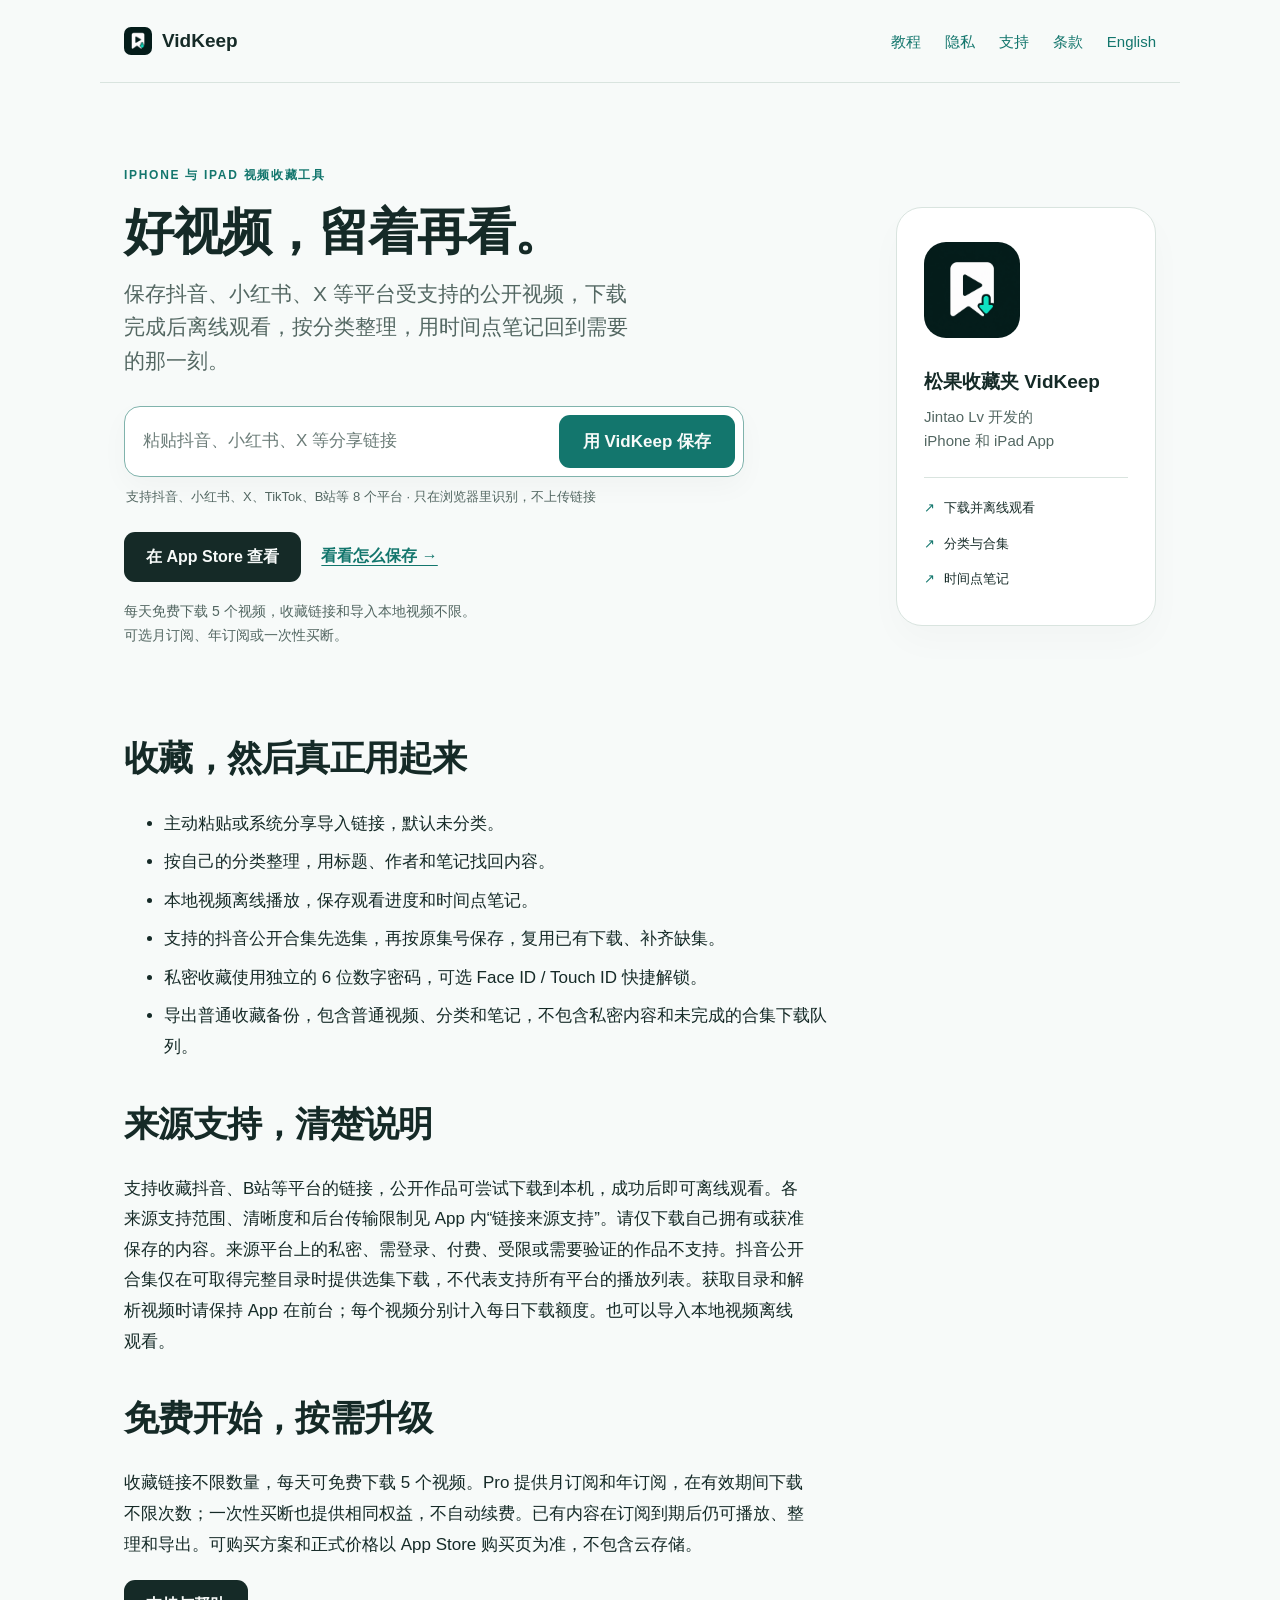
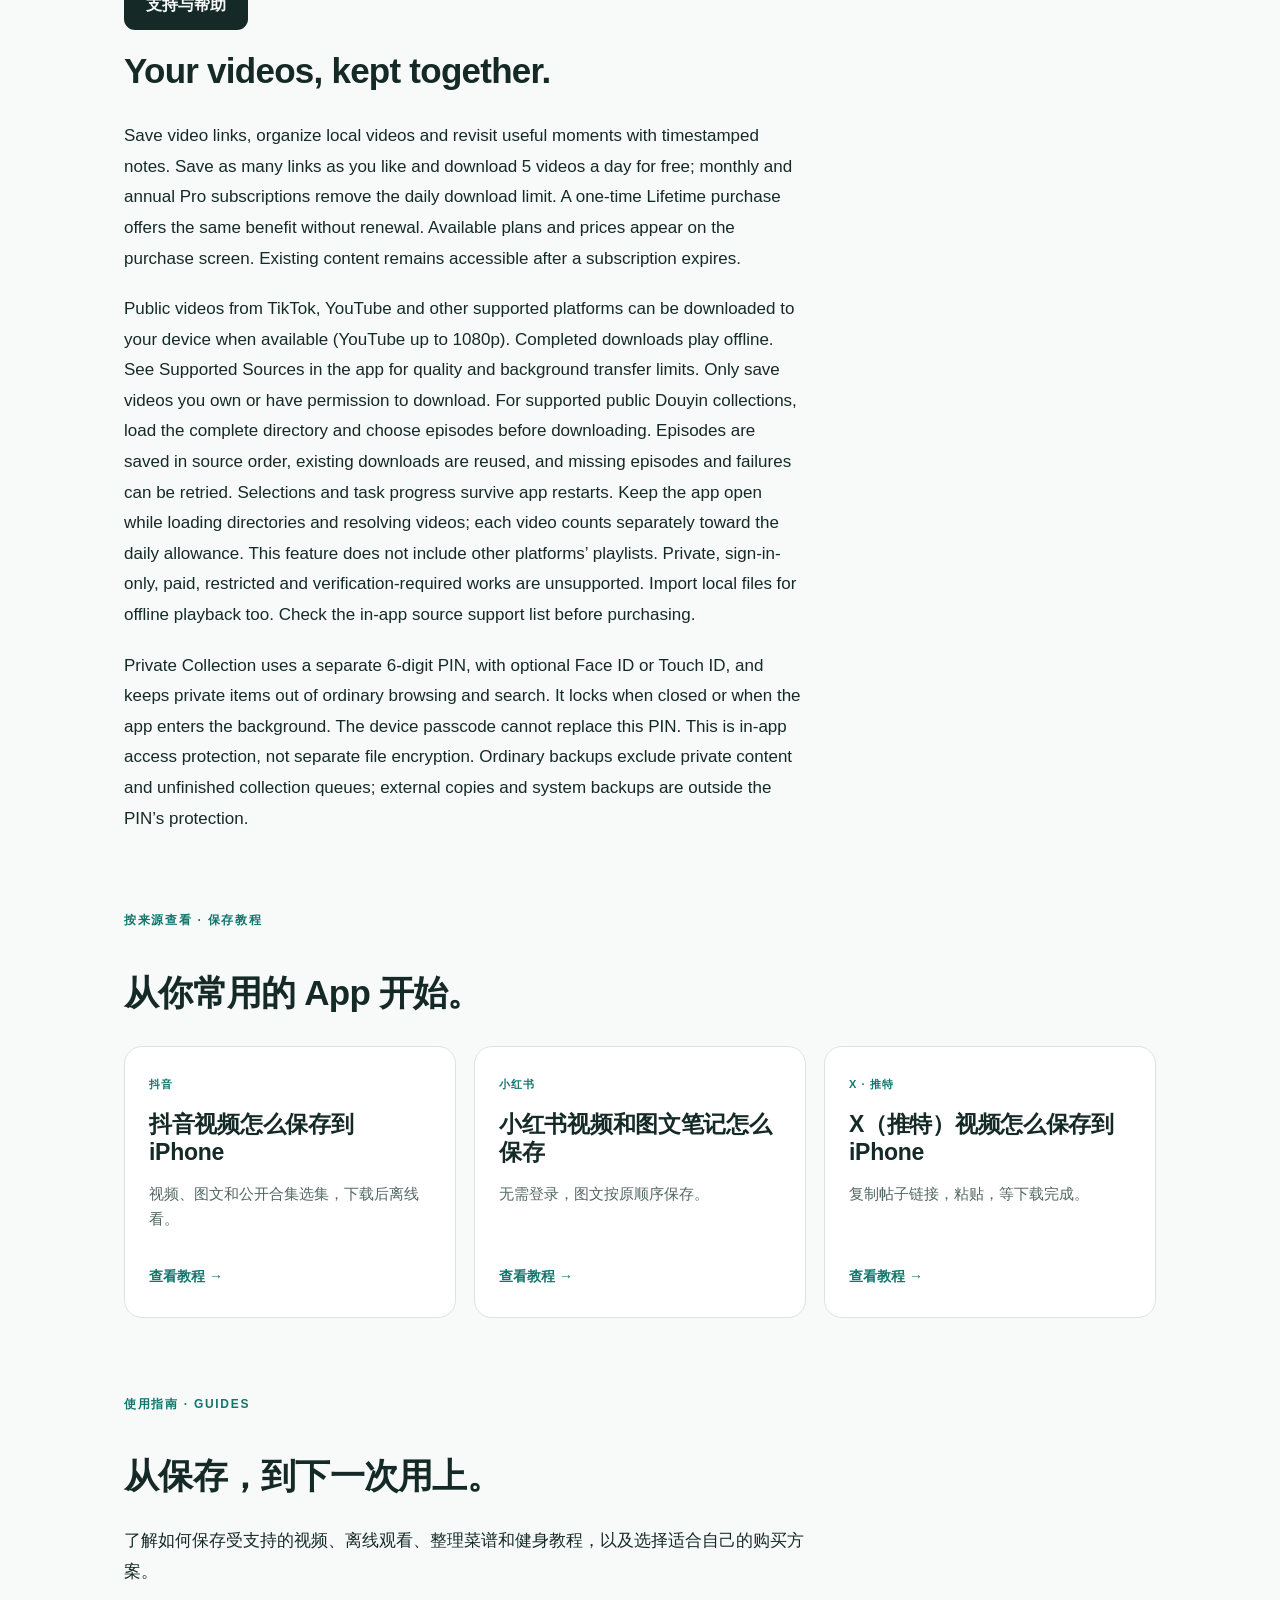
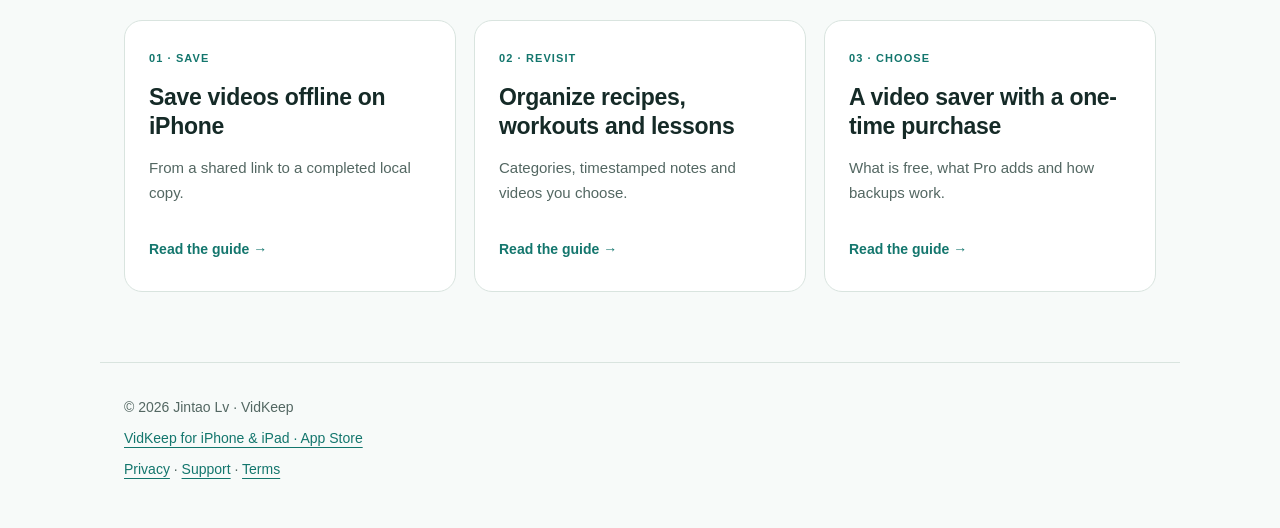
<file: index.html>
<!doctype html>
<html lang="zh-Hans"><head><meta charset="utf-8"><meta name="viewport" content="width=device-width,initial-scale=1"><meta name="apple-itunes-app" content="app-id=6816571849"><title>松果收藏夹 · VidKeep</title><meta name="description" content="松果收藏夹 VidKeep 是 Jintao Lv 开发的 iPhone 和 iPad 视频收藏工具。保存受支持的视频，下载后离线观看，整理菜谱与教程、记录时间点笔记；可选一次性买断。"><link rel="canonical" href="https://jacklv-coder.github.io/vidkeep-site/"><link rel="alternate" hreflang="zh-Hans" href="https://jacklv-coder.github.io/vidkeep-site/"><link rel="alternate" hreflang="en" href="https://jacklv-coder.github.io/vidkeep-site/en/"><link rel="alternate" hreflang="x-default" href="https://jacklv-coder.github.io/vidkeep-site/en/"><meta property="og:type" content="website"><meta property="og:title" content="松果收藏夹 · VidKeep"><meta property="og:description" content="松果收藏夹 VidKeep 是 Jintao Lv 开发的 iPhone 和 iPad 视频收藏工具。保存受支持的视频，下载后离线观看，整理菜谱与教程、记录时间点笔记；可选一次性买断。"><meta property="og:url" content="https://jacklv-coder.github.io/vidkeep-site/"><meta property="og:image" content="https://jacklv-coder.github.io/vidkeep-site/assets/icon.png"><meta property="og:site_name" content="VidKeep by Jintao Lv"><meta name="twitter:card" content="summary"><link rel="icon" href="assets/icon.png"><link rel="stylesheet" href="style.css"><script type="application/ld+json">{"@context": "https://schema.org", "@type": "SoftwareApplication", "@id": "https://jacklv-coder.github.io/vidkeep-site/#app", "name": "VidKeep: Video Saver", "alternateName": "松果收藏夹-vidkeep", "applicationCategory": "MultimediaApplication", "operatingSystem": "iOS 17.0 or later; iPadOS 17.0 or later", "author": {"@type": "Person", "name": "Jintao Lv"}, "url": "https://jacklv-coder.github.io/vidkeep-site/en/", "downloadUrl": "https://apps.apple.com/app/id6816571849", "sameAs": ["https://apps.apple.com/app/id6816571849"], "image": "https://jacklv-coder.github.io/vidkeep-site/assets/icon.png", "description": "Save eligible public videos, organize local collections and use timestamped notes on iPhone and iPad. Completed downloads play offline."}</script><script defer src="assets/analytics.js?v=6c5130812b55"></script><script defer src="assets/link-check.js?v=b03bb503e1be"></script></head><body><a class="skip-link" href="#content">跳转到正文</a><nav aria-label="主导航"><a class="brand" href=""><img src="assets/icon.png" width="28" height="28" alt=""><strong>VidKeep</strong></a><div><a href="#guides">教程</a><a href="privacy/">隐私</a><a href="support/">支持</a><a href="terms/">条款</a><a href="en/" lang="en" hreflang="en">English</a></div></nav><main id="content">

<section class="hero"><div class="hero-copy"><div class="badge">IPHONE 与 IPAD 视频收藏工具</div><h1 class="hero-title">好视频，留着再看。</h1><p class="lead">保存抖音、小红书、X 等平台受支持的公开视频，下载完成后离线观看，按分类整理，用时间点笔记回到需要的那一刻。</p><div id="check-link" class="hero-check" data-link-check data-store-url="https://apps.apple.com/app/id6816571849"><form class="check-form"><label class="visually-hidden" for="link-input">粘贴分享链接，检查能否保存</label><div class="check-row"><textarea id="link-input" rows="1" placeholder="粘贴抖音、小红书、X 等分享链接" autocomplete="off" autocapitalize="off" spellcheck="false"></textarea><button type="submit" class="button">用 VidKeep 保存</button></div><button type="button" class="paste-link" data-paste hidden>从剪贴板粘贴</button></form><p class="check-hint">支持抖音、小红书、X、TikTok、B站等 8 个平台 · 只在浏览器里识别，不上传链接</p><div class="check-result" role="status" aria-live="polite" hidden></div><noscript><p class="small muted">需要开启 JavaScript 才能检查链接。</p></noscript></div><div class="actions"><a class="button" href="https://apps.apple.com/app/id6816571849">在 App Store 查看</a><a class="text-link" href="guides/save-douyin-video/">看看怎么保存 →</a></div><p class="small muted">每天免费下载 5 个视频，收藏链接和导入本地视频不限。<br>可选月订阅、年订阅或一次性买断。</p></div><aside class="hero-aside" aria-label="关于松果收藏夹"><img class="icon" src="assets/icon.png" width="112" height="112" alt="松果收藏夹 VidKeep 图标"><p class="product-name">松果收藏夹 VidKeep</p><p class="muted">Jintao Lv 开发的<br>iPhone 和 iPad App</p><div class="product-facts"><span>下载并离线观看</span><span>分类与合集</span><span>时间点笔记</span></div></aside></section>
<h2>收藏，然后真正用起来</h2><ul><li>主动粘贴或系统分享导入链接，默认未分类。</li><li>按自己的分类整理，用标题、作者和笔记找回内容。</li><li>本地视频离线播放，保存观看进度和时间点笔记。</li><li>支持的抖音公开合集先选集，再按原集号保存，复用已有下载、补齐缺集。</li><li>私密收藏使用独立的 6 位数字密码，可选 Face ID / Touch ID 快捷解锁。</li><li>导出普通收藏备份，包含普通视频、分类和笔记，不包含私密内容和未完成的合集下载队列。</li></ul>
<h2>来源支持，清楚说明</h2><p>支持收藏抖音、B站等平台的链接，公开作品可尝试下载到本机，成功后即可离线观看。各来源支持范围、清晰度和后台传输限制见 App 内“链接来源支持”。请仅下载自己拥有或获准保存的内容。来源平台上的私密、需登录、付费、受限或需要验证的作品不支持。抖音公开合集仅在可取得完整目录时提供选集下载，不代表支持所有平台的播放列表。获取目录和解析视频时请保持 App 在前台；每个视频分别计入每日下载额度。也可以导入本地视频离线观看。</p>
<h2>免费开始，按需升级</h2><p>收藏链接不限数量，每天可免费下载 5 个视频。Pro 提供月订阅和年订阅，在有效期间下载不限次数；一次性买断也提供相同权益，不自动续费。已有内容在订阅到期后仍可播放、整理和导出。可购买方案和正式价格以 App Store 购买页为准，不包含云存储。</p>
<p><a class="button" href="support/">支持与帮助</a></p>
<section lang="en"><h2>Your videos, kept together.</h2><p>Save video links, organize local videos and revisit useful moments with timestamped notes. Save as many links as you like and download 5 videos a day for free; monthly and annual Pro subscriptions remove the daily download limit. A one-time Lifetime purchase offers the same benefit without renewal. Available plans and prices appear on the purchase screen. Existing content remains accessible after a subscription expires.</p><p>Public videos from TikTok, YouTube and other supported platforms can be downloaded to your device when available (YouTube up to 1080p). Completed downloads play offline. See Supported Sources in the app for quality and background transfer limits. Only save videos you own or have permission to download. For supported public Douyin collections, load the complete directory and choose episodes before downloading. Episodes are saved in source order, existing downloads are reused, and missing episodes and failures can be retried. Selections and task progress survive app restarts. Keep the app open while loading directories and resolving videos; each video counts separately toward the daily allowance. This feature does not include other platforms’ playlists. Private, sign-in-only, paid, restricted and verification-required works are unsupported. Import local files for offline playback too. Check the in-app source support list before purchasing.</p><p>Private Collection uses a separate 6-digit PIN, with optional Face ID or Touch ID, and keeps private items out of ordinary browsing and search. It locks when closed or when the app enters the background. The device passcode cannot replace this PIN. This is in-app access protection, not separate file encryption. Ordinary backups exclude private content and unfinished collection queues; external copies and system backups are outside the PIN’s protection.</p></section>


<section id="guides" class="guide-section"><div class="badge">按来源查看 · 保存教程</div><h2>从你常用的 App 开始。</h2><div class="guide-grid"><a class="guide-card" href="guides/save-douyin-video/"><span class="card-kicker">抖音</span><h3>抖音视频怎么保存到 iPhone</h3><p>视频、图文和公开合集选集，下载后离线看。</p><span class="card-link">查看教程 →</span></a><a class="guide-card" href="guides/save-xiaohongshu/"><span class="card-kicker">小红书</span><h3>小红书视频和图文笔记怎么保存</h3><p>无需登录，图文按原顺序保存。</p><span class="card-link">查看教程 →</span></a><a class="guide-card" href="guides/save-x-twitter-video/"><span class="card-kicker">X · 推特</span><h3>X（推特）视频怎么保存到 iPhone</h3><p>复制帖子链接，粘贴，等下载完成。</p><span class="card-link">查看教程 →</span></a></div></section>
<section class="guide-section"><div class="badge">使用指南 · GUIDES</div><h2>从保存，到下一次用上。</h2><p>了解如何保存受支持的视频、离线观看、整理菜谱和健身教程，以及选择适合自己的购买方案。</p><div class="guide-grid" lang="en"><a class="guide-card" href="en/guides/save-videos-offline/"><span class="card-kicker">01 · SAVE</span><h3>Save videos offline on iPhone</h3><p>From a shared link to a completed local copy.</p><span class="card-link">Read the guide →</span></a><a class="guide-card" href="en/guides/organize-video-library/"><span class="card-kicker">02 · REVISIT</span><h3>Organize recipes, workouts and lessons</h3><p>Categories, timestamped notes and videos you choose.</p><span class="card-link">Read the guide →</span></a><a class="guide-card" href="en/guides/lifetime-video-saver/"><span class="card-kicker">03 · CHOOSE</span><h3>A video saver with a one-time purchase</h3><p>What is free, what Pro adds and how backups work.</p><span class="card-link">Read the guide →</span></a></div></section>
</main><footer><p>© 2026 Jintao Lv · VidKeep</p><p><a href="https://apps.apple.com/app/id6816571849">VidKeep for iPhone &amp; iPad · App Store</a></p><p><a href="privacy/#english">Privacy</a> · <a href="support/#english">Support</a> · <a href="terms/">Terms</a></p></footer></body></html>
</file>
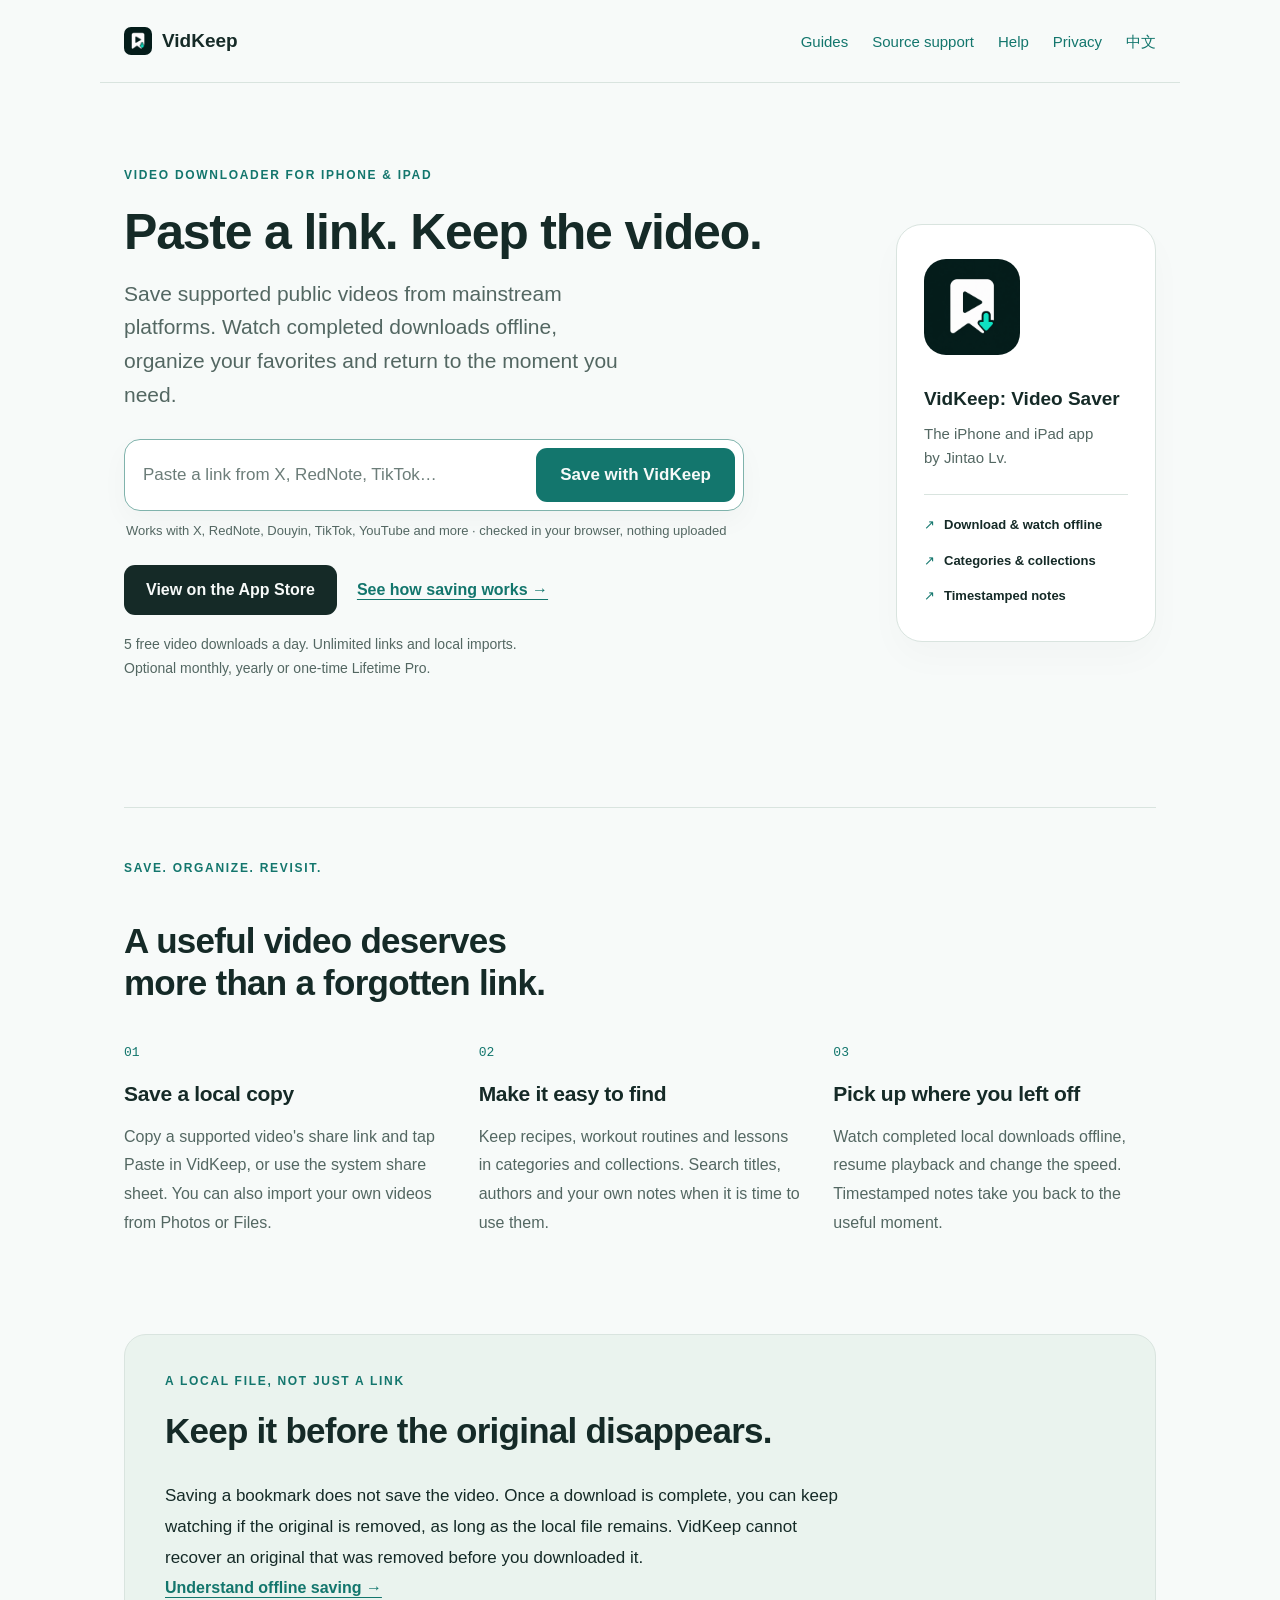
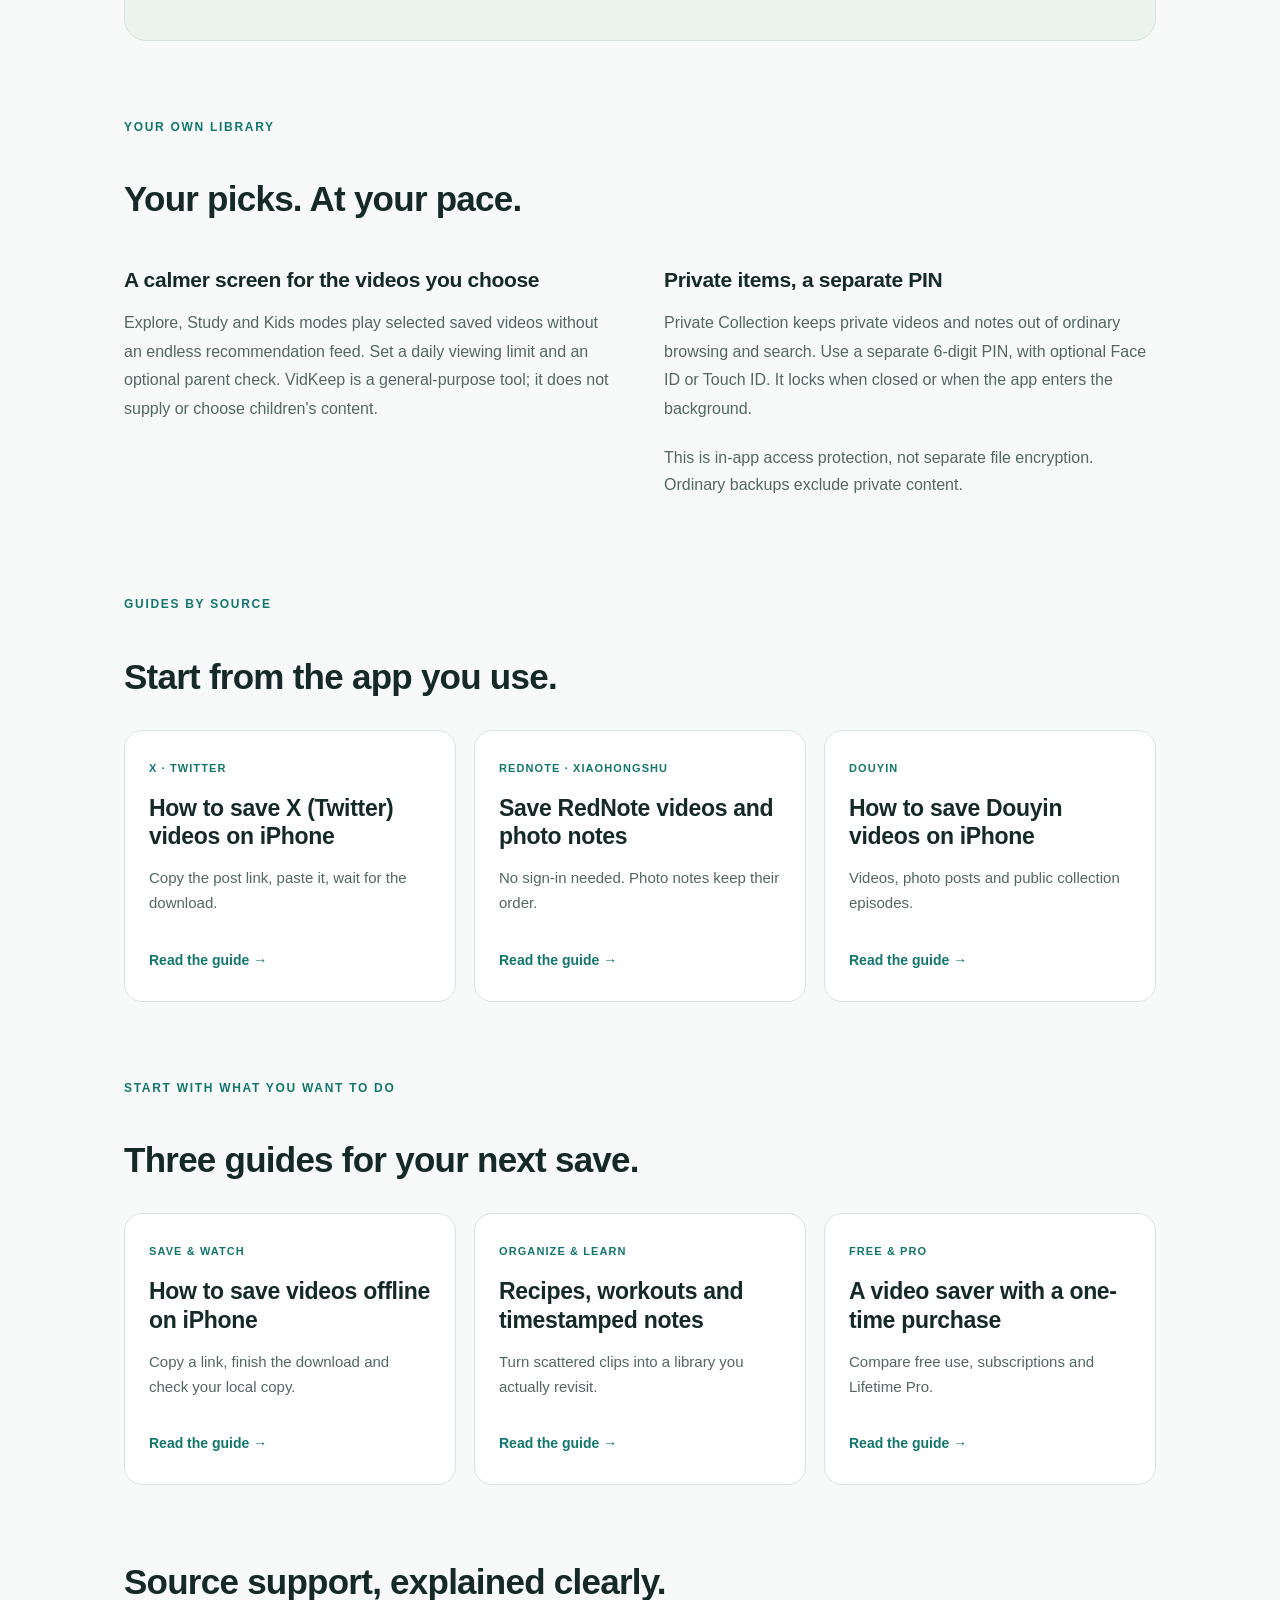
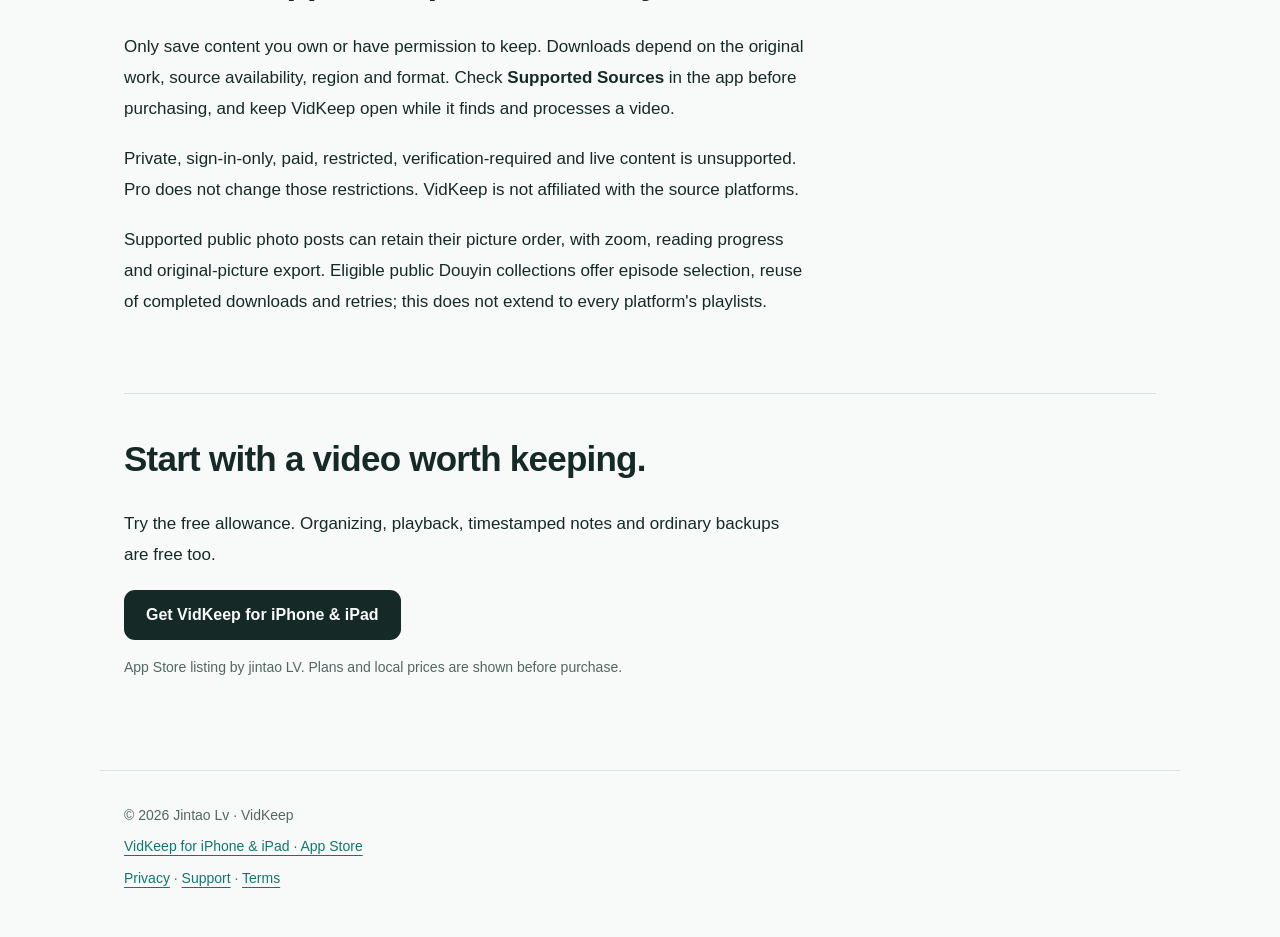
<file: en/index.html>
<!doctype html>
<html lang="en"><head><meta charset="utf-8"><meta name="viewport" content="width=device-width,initial-scale=1"><meta name="apple-itunes-app" content="app-id=6816571849"><title>VidKeep: Video Saver for iPhone &amp; iPad | Save Videos Offline</title><meta name="description" content="VidKeep is a video downloader for iPhone and iPad by Jintao Lv. Save supported videos offline, organize collections and add timestamped notes. Optional Lifetime Pro."><link rel="canonical" href="https://jacklv-coder.github.io/vidkeep-site/en/"><link rel="alternate" hreflang="zh-Hans" href="https://jacklv-coder.github.io/vidkeep-site/"><link rel="alternate" hreflang="en" href="https://jacklv-coder.github.io/vidkeep-site/en/"><link rel="alternate" hreflang="x-default" href="https://jacklv-coder.github.io/vidkeep-site/en/"><meta property="og:type" content="website"><meta property="og:title" content="VidKeep: Video Saver for iPhone &amp; iPad | Save Videos Offline"><meta property="og:description" content="VidKeep is a video downloader for iPhone and iPad by Jintao Lv. Save supported videos offline, organize collections and add timestamped notes. Optional Lifetime Pro."><meta property="og:url" content="https://jacklv-coder.github.io/vidkeep-site/en/"><meta property="og:image" content="https://jacklv-coder.github.io/vidkeep-site/assets/icon.png"><meta property="og:site_name" content="VidKeep by Jintao Lv"><meta name="twitter:card" content="summary"><link rel="icon" href="../assets/icon.png"><link rel="stylesheet" href="../style.css"><script type="application/ld+json">{"@context": "https://schema.org", "@type": "SoftwareApplication", "@id": "https://jacklv-coder.github.io/vidkeep-site/#app", "name": "VidKeep: Video Saver", "alternateName": "松果收藏夹-vidkeep", "applicationCategory": "MultimediaApplication", "operatingSystem": "iOS 17.0 or later; iPadOS 17.0 or later", "author": {"@type": "Person", "name": "Jintao Lv"}, "url": "https://jacklv-coder.github.io/vidkeep-site/en/", "downloadUrl": "https://apps.apple.com/app/id6816571849", "sameAs": ["https://apps.apple.com/app/id6816571849"], "image": "https://jacklv-coder.github.io/vidkeep-site/assets/icon.png", "description": "Save eligible public videos, organize local collections and use timestamped notes on iPhone and iPad. Completed downloads play offline."}</script><script defer src="../assets/analytics.js?v=6c5130812b55"></script><script defer src="../assets/link-check.js?v=b03bb503e1be"></script></head><body><a class="skip-link" href="#content">Skip to content</a><nav aria-label="Main navigation"><a class="brand" href="../en/"><img src="../assets/icon.png" width="28" height="28" alt=""><strong>VidKeep</strong></a><div><a href="../en/#guides">Guides</a><a href="../en/#source-support">Source support</a><a href="../support/#english">Help</a><a href="../privacy/#english">Privacy</a><a href="../" lang="zh-Hans" hreflang="zh-Hans">中文</a></div></nav><main id="content">
<section class="hero"><div class="hero-copy"><div class="badge">VIDEO DOWNLOADER FOR IPHONE &amp; IPAD</div><h1 class="hero-title">Paste a link. Keep the video.</h1><p class="lead">Save supported public videos from mainstream platforms. Watch completed downloads offline, organize your favorites and return to the moment you need.</p><div id="check-link" class="hero-check" data-link-check data-store-url="https://apps.apple.com/app/id6816571849"><form class="check-form"><label class="visually-hidden" for="link-input">Paste a share link to check whether VidKeep can save it</label><div class="check-row"><textarea id="link-input" rows="1" placeholder="Paste a link from X, RedNote, TikTok…" autocomplete="off" autocapitalize="off" spellcheck="false"></textarea><button type="submit" class="button">Save with VidKeep</button></div><button type="button" class="paste-link" data-paste hidden>Paste from clipboard</button></form><p class="check-hint">Works with X, RedNote, Douyin, TikTok, YouTube and more · checked in your browser, nothing uploaded</p><div class="check-result" role="status" aria-live="polite" hidden></div><noscript><p class="small muted">Turn on JavaScript to check a link.</p></noscript></div><div class="actions"><a class="button" href="https://apps.apple.com/app/id6816571849">View on the App Store</a><a class="text-link" href="guides/save-videos-offline/">See how saving works →</a></div><p class="small muted">5 free video downloads a day. Unlimited links and local imports.<br>Optional monthly, yearly or one-time Lifetime Pro.</p></div><aside class="hero-aside" aria-label="About VidKeep"><img class="icon" src="../assets/icon.png" width="112" height="112" alt="VidKeep app icon"><p class="product-name">VidKeep: Video Saver</p><p class="muted">The iPhone and iPad app<br>by Jintao Lv.</p><div class="product-facts"><span>Download &amp; watch offline</span><span>Categories &amp; collections</span><span>Timestamped notes</span></div></aside></section>
<section class="feature-section"><div class="badge">SAVE. ORGANIZE. REVISIT.</div><h2>A useful video deserves<br>more than a forgotten link.</h2><div class="feature-grid"><article><span class="step-number">01</span><h3>Save a local copy</h3><p>Copy a supported video's share link and tap Paste in VidKeep, or use the system share sheet. You can also import your own videos from Photos or Files.</p></article><article><span class="step-number">02</span><h3>Make it easy to find</h3><p>Keep recipes, workout routines and lessons in categories and collections. Search titles, authors and your own notes when it is time to use them.</p></article><article><span class="step-number">03</span><h3>Pick up where you left off</h3><p>Watch completed local downloads offline, resume playback and change the speed. Timestamped notes take you back to the useful moment.</p></article></div></section>
<section class="callout"><div><div class="badge">A LOCAL FILE, NOT JUST A LINK</div><h2>Keep it before the original disappears.</h2><p>Saving a bookmark does not save the video. Once a download is complete, you can keep watching if the original is removed, as long as the local file remains. VidKeep cannot recover an original that was removed before you downloaded it.</p></div><a class="text-link" href="guides/save-videos-offline/#keep-a-copy">Understand offline saving →</a></section>
<section><div class="badge">YOUR OWN LIBRARY</div><h2>Your picks. At your pace.</h2><div class="feature-grid two-columns"><article><h3>A calmer screen for the videos you choose</h3><p>Explore, Study and Kids modes play selected saved videos without an endless recommendation feed. Set a daily viewing limit and an optional parent check. VidKeep is a general-purpose tool; it does not supply or choose children's content.</p></article><article><h3>Private items, a separate PIN</h3><p>Private Collection keeps private videos and notes out of ordinary browsing and search. Use a separate 6-digit PIN, with optional Face ID or Touch ID. It locks when closed or when the app enters the background.</p><p class="small muted">This is in-app access protection, not separate file encryption. Ordinary backups exclude private content.</p></article></div></section>

<section id="guides" class="guide-section"><div class="badge">GUIDES BY SOURCE</div><h2>Start from the app you use.</h2><div class="guide-grid"><a class="guide-card" href="guides/save-x-twitter-video-iphone/"><span class="card-kicker">X · TWITTER</span><h3>How to save X (Twitter) videos on iPhone</h3><p>Copy the post link, paste it, wait for the download.</p><span class="card-link">Read the guide →</span></a><a class="guide-card" href="guides/save-rednote-xiaohongshu-iphone/"><span class="card-kicker">REDNOTE · XIAOHONGSHU</span><h3>Save RedNote videos and photo notes</h3><p>No sign-in needed. Photo notes keep their order.</p><span class="card-link">Read the guide →</span></a><a class="guide-card" href="guides/save-douyin-video-iphone/"><span class="card-kicker">DOUYIN</span><h3>How to save Douyin videos on iPhone</h3><p>Videos, photo posts and public collection episodes.</p><span class="card-link">Read the guide →</span></a></div></section>
<section class="guide-section"><div class="badge">START WITH WHAT YOU WANT TO DO</div><h2>Three guides for your next save.</h2><div class="guide-grid"><a class="guide-card" href="guides/save-videos-offline/"><span class="card-kicker">SAVE &amp; WATCH</span><h3>How to save videos offline on iPhone</h3><p>Copy a link, finish the download and check your local copy.</p><span class="card-link">Read the guide →</span></a><a class="guide-card" href="guides/organize-video-library/"><span class="card-kicker">ORGANIZE &amp; LEARN</span><h3>Recipes, workouts and timestamped notes</h3><p>Turn scattered clips into a library you actually revisit.</p><span class="card-link">Read the guide →</span></a><a class="guide-card" href="guides/lifetime-video-saver/"><span class="card-kicker">FREE &amp; PRO</span><h3>A video saver with a one-time purchase</h3><p>Compare free use, subscriptions and Lifetime Pro.</p><span class="card-link">Read the guide →</span></a></div></section>
<section id="source-support"><h2>Source support, explained clearly.</h2><p>Only save content you own or have permission to keep. Downloads depend on the original work, source availability, region and format. Check <strong>Supported Sources</strong> in the app before purchasing, and keep VidKeep open while it finds and processes a video.</p><p>Private, sign-in-only, paid, restricted, verification-required and live content is unsupported. Pro does not change those restrictions. VidKeep is not affiliated with the source platforms.</p><p>Supported public photo posts can retain their picture order, with zoom, reading progress and original-picture export. Eligible public Douyin collections offer episode selection, reuse of completed downloads and retries; this does not extend to every platform's playlists.</p></section>
<section class="bottom-cta"><h2>Start with a video worth keeping.</h2><p>Try the free allowance. Organizing, playback, timestamped notes and ordinary backups are free too.</p><a class="button" href="https://apps.apple.com/app/id6816571849">Get VidKeep for iPhone &amp; iPad</a><p class="small muted">App Store listing by jintao LV. Plans and local prices are shown before purchase.</p></section>
</main><footer><p>© 2026 Jintao Lv · VidKeep</p><p><a href="https://apps.apple.com/app/id6816571849">VidKeep for iPhone &amp; iPad · App Store</a></p><p><a href="../privacy/#english">Privacy</a> · <a href="../support/#english">Support</a> · <a href="../terms/">Terms</a></p></footer></body></html>
</file>
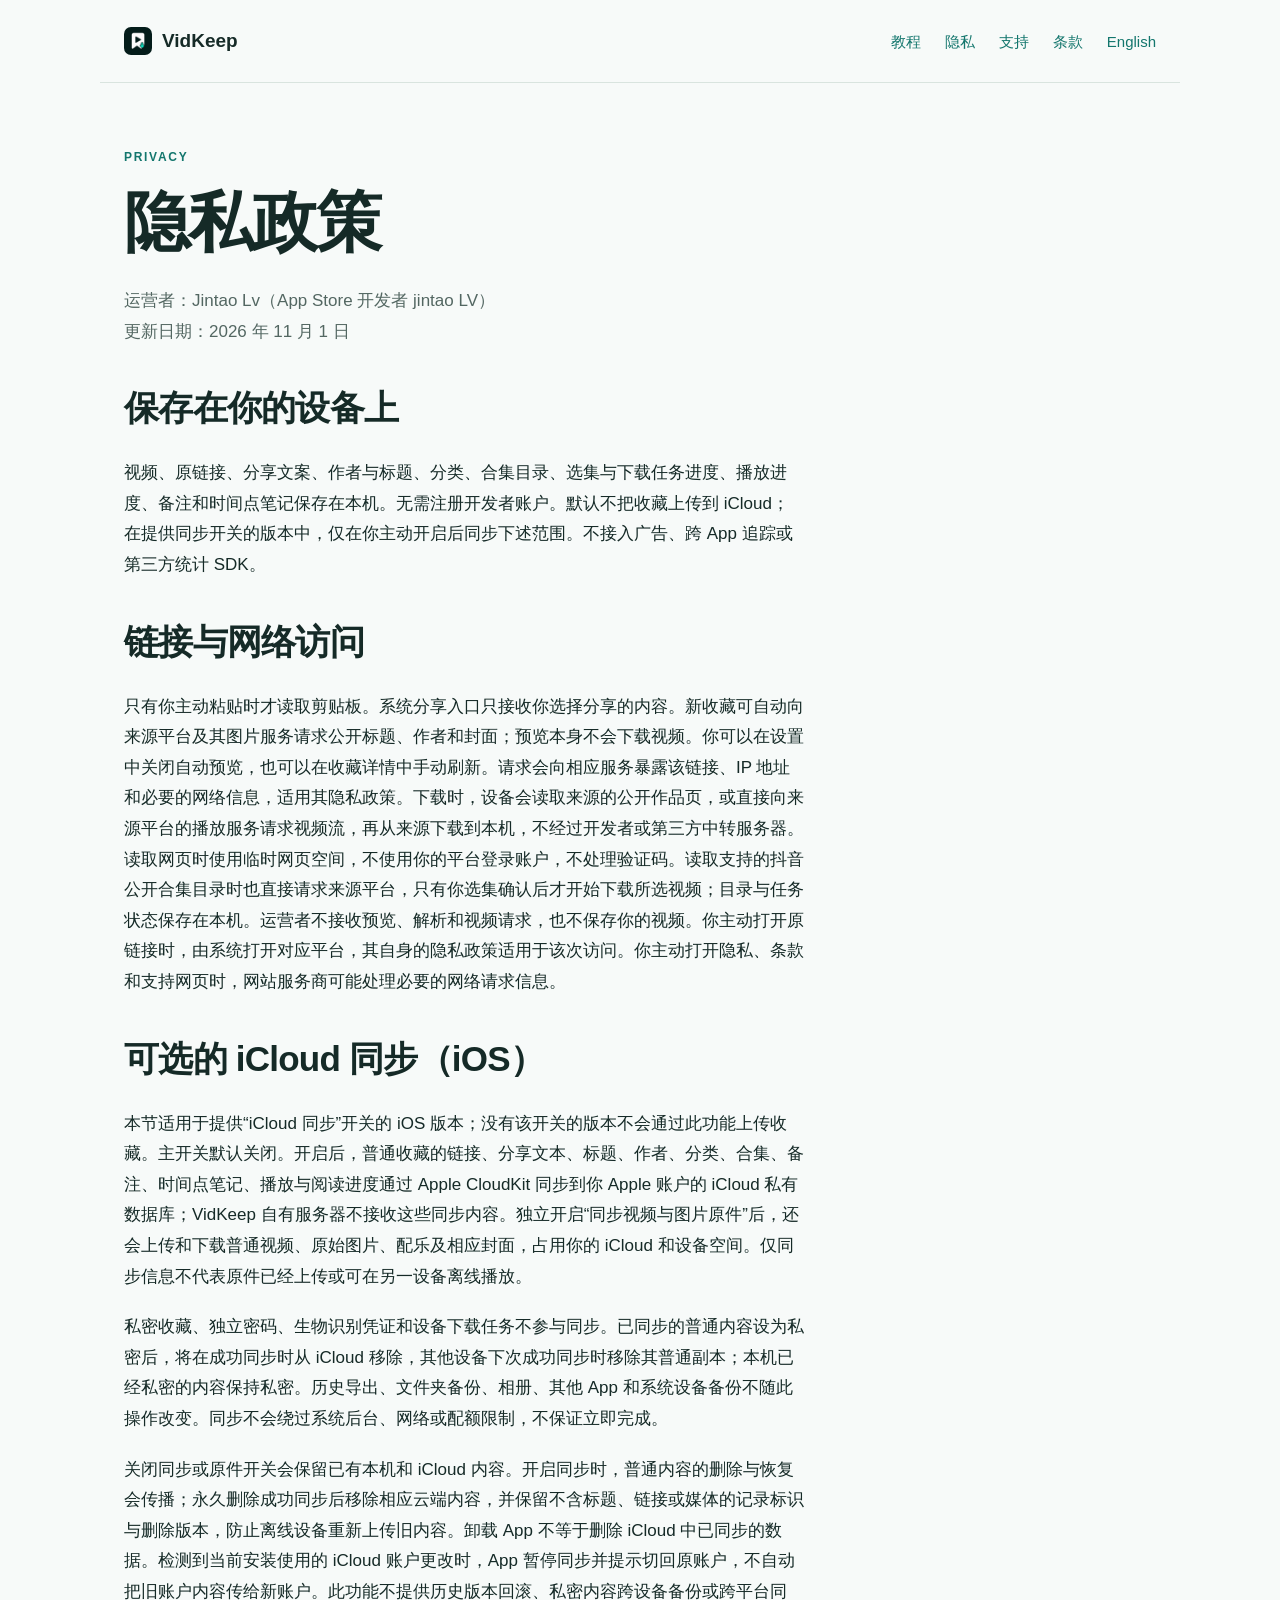
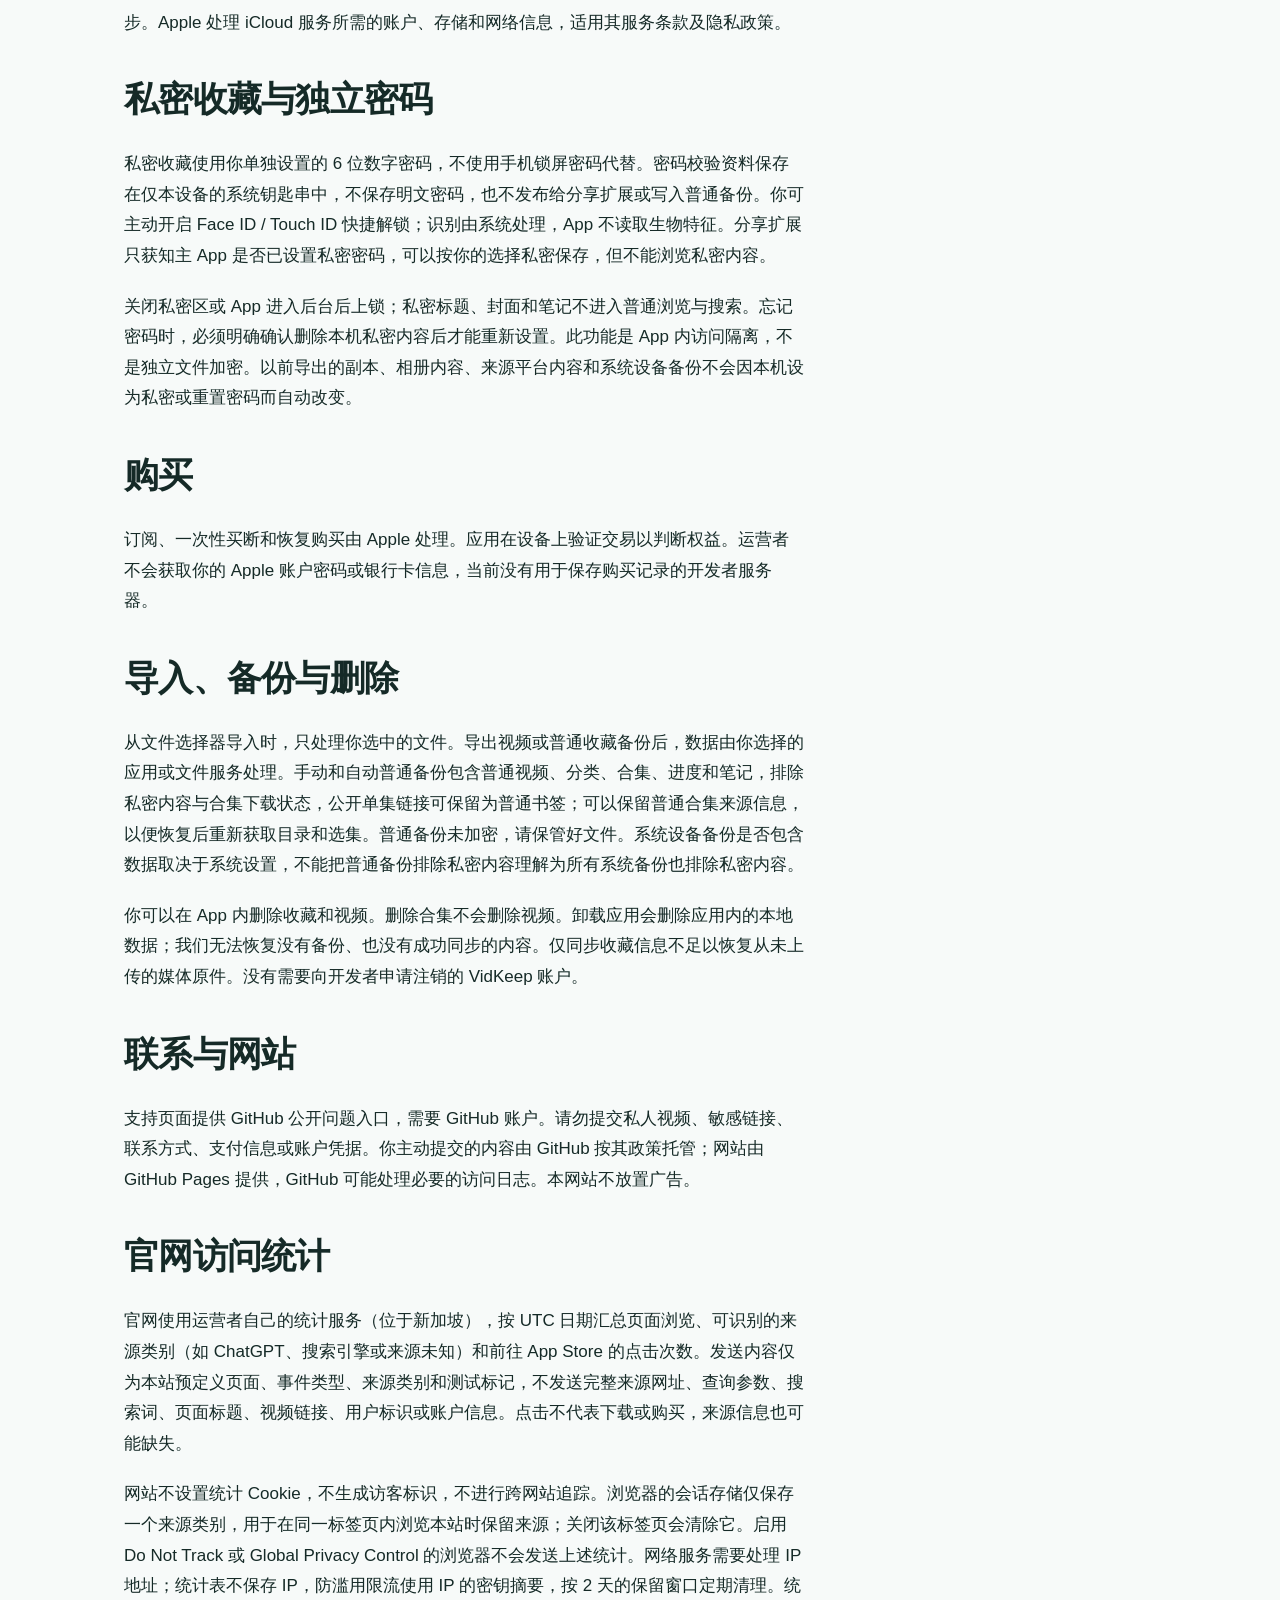
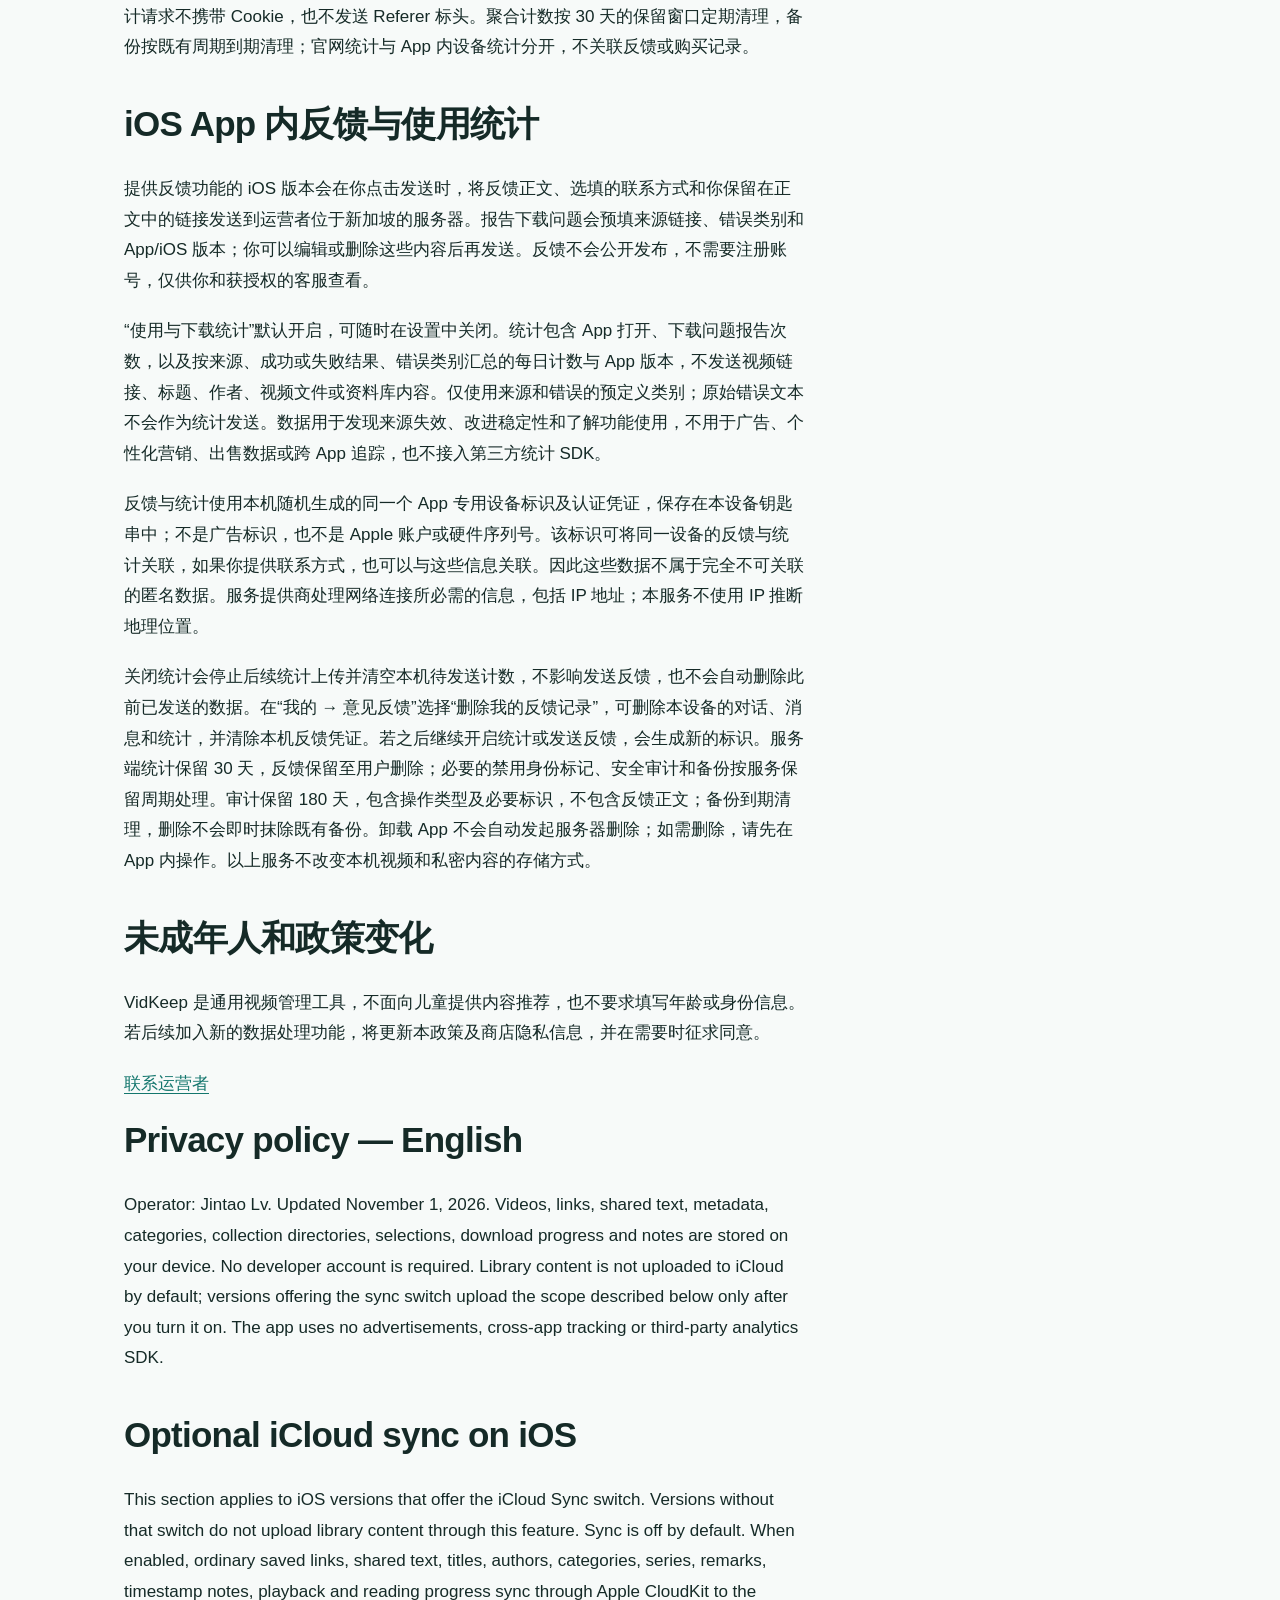
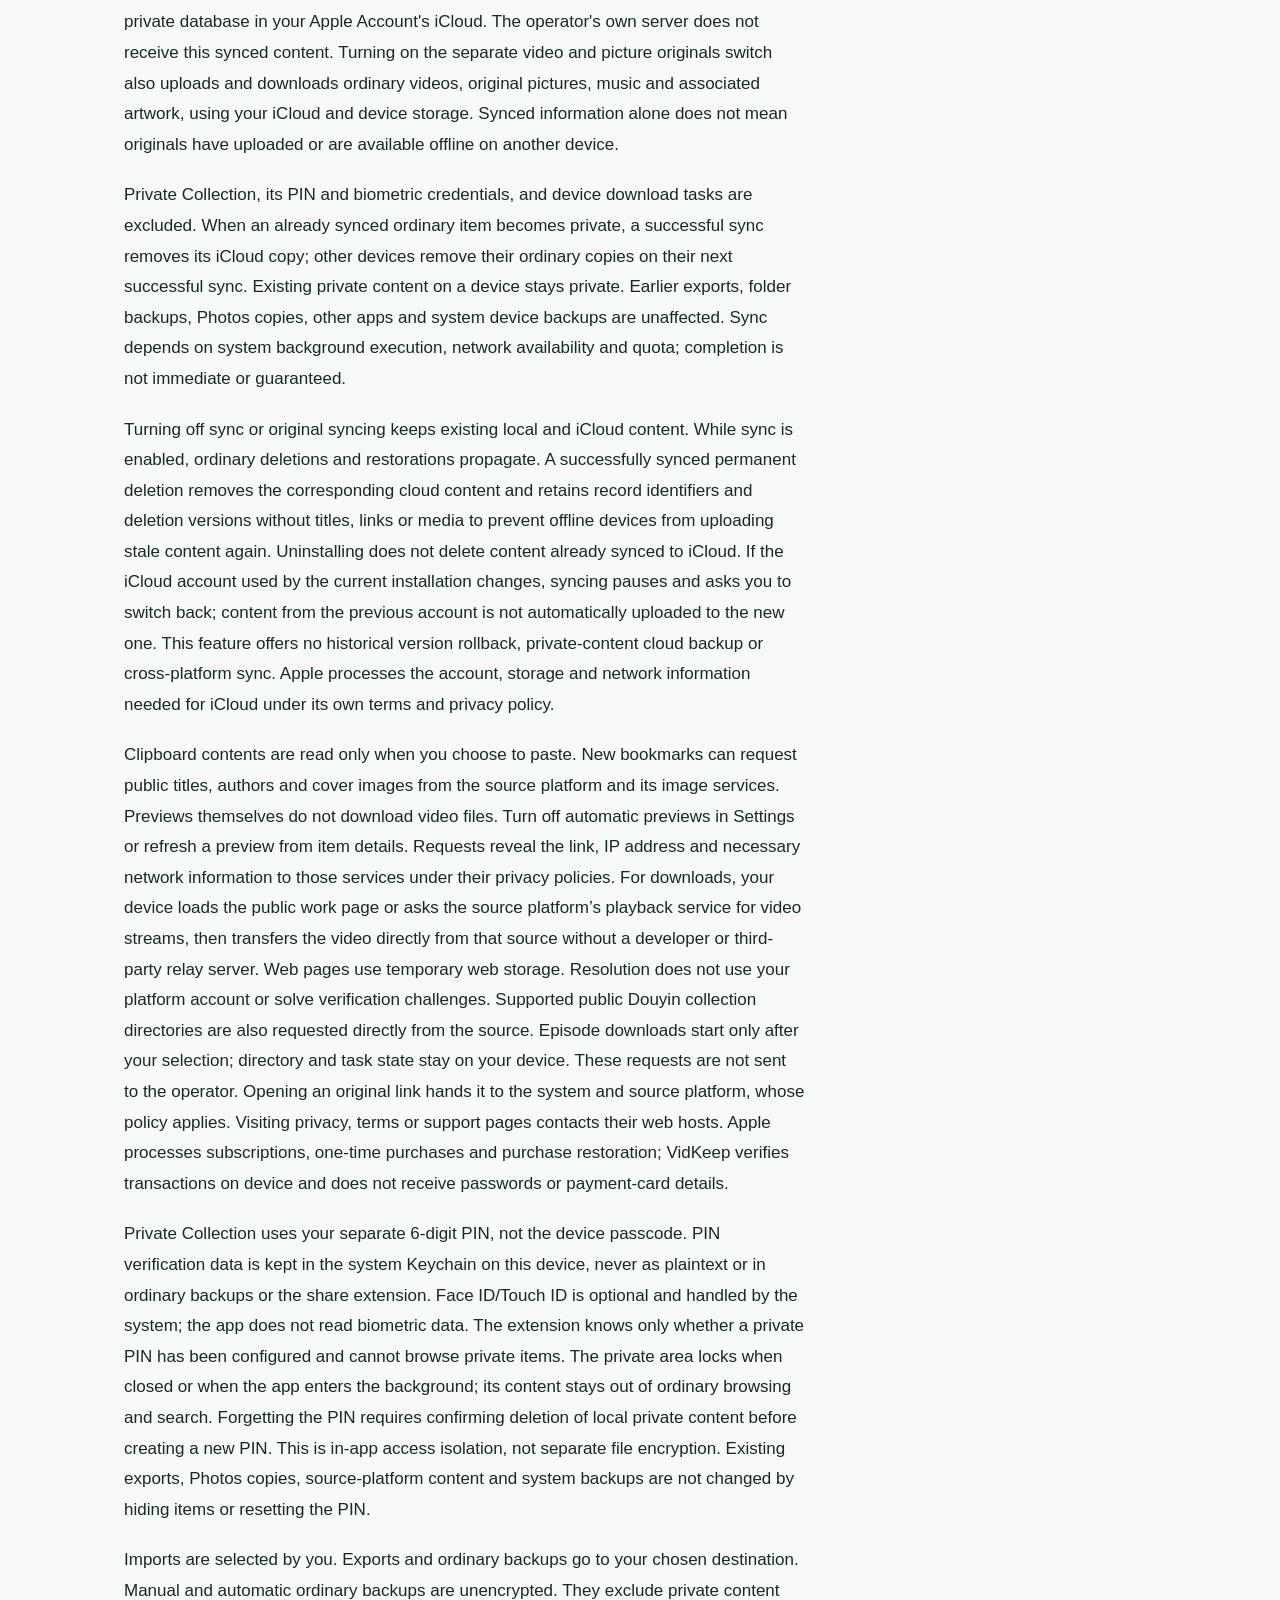
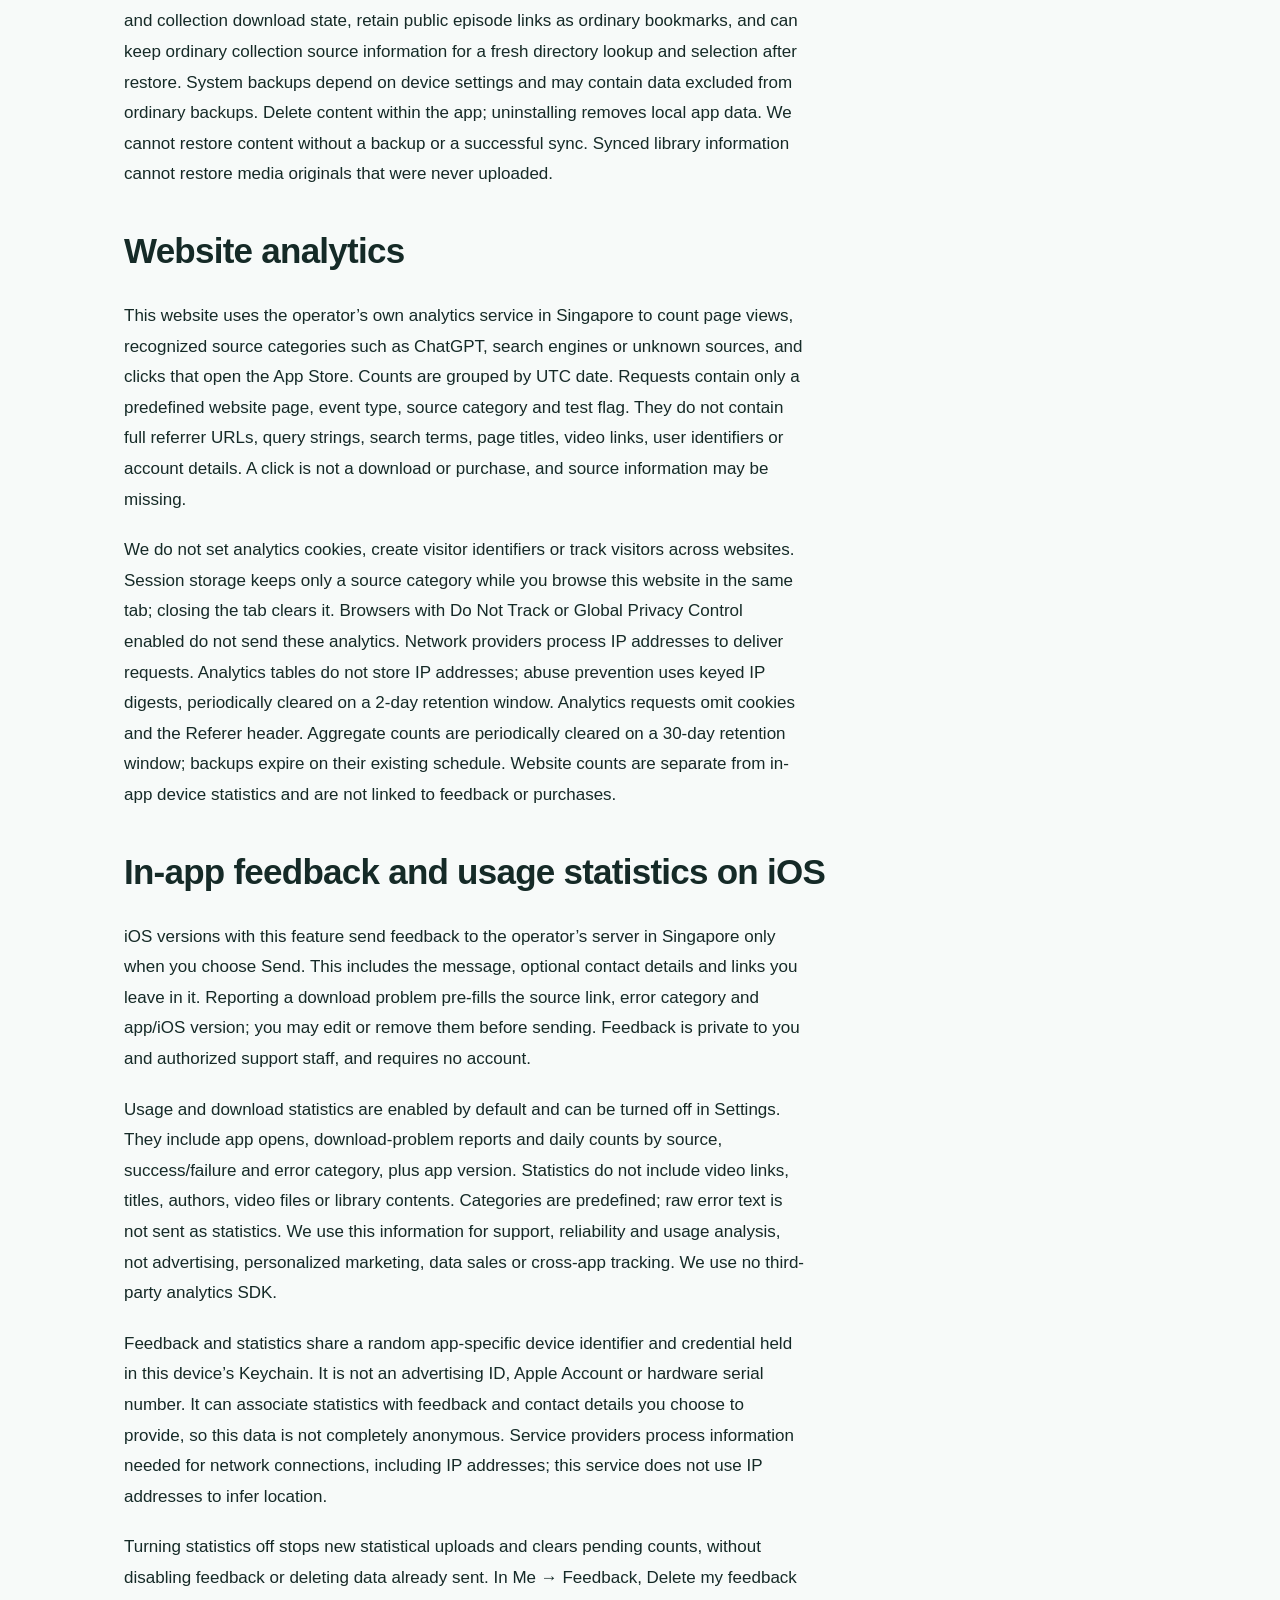
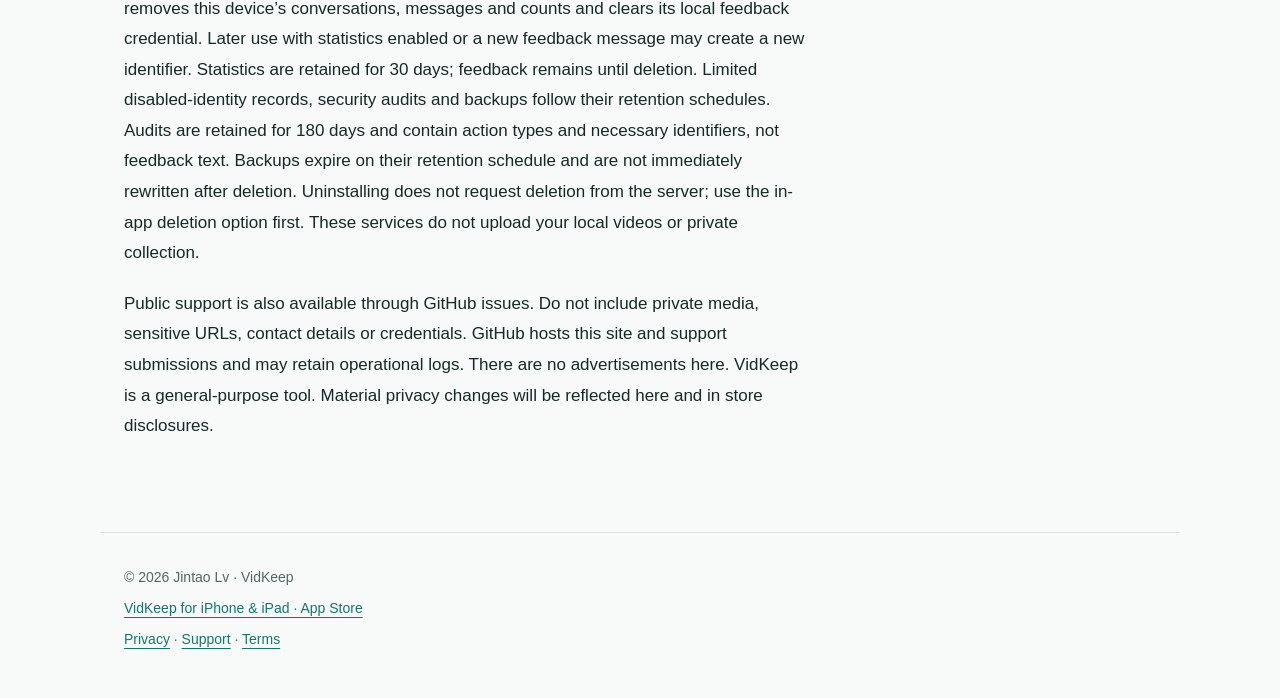
<file: privacy/index.html>
<!doctype html>
<html lang="zh-Hans"><head><meta charset="utf-8"><meta name="viewport" content="width=device-width,initial-scale=1"><meta name="apple-itunes-app" content="app-id=6816571849"><title>隐私政策 · VidKeep</title><meta name="description" content="VidKeep 隐私政策与英文说明：本机视频、来源请求、购买、备份，以及可选反馈内容和可关闭的使用统计如何处理。"><link rel="canonical" href="https://jacklv-coder.github.io/vidkeep-site/privacy/"><meta property="og:type" content="website"><meta property="og:title" content="隐私政策 · VidKeep"><meta property="og:description" content="VidKeep 隐私政策与英文说明：本机视频、来源请求、购买、备份，以及可选反馈内容和可关闭的使用统计如何处理。"><meta property="og:url" content="https://jacklv-coder.github.io/vidkeep-site/privacy/"><meta property="og:image" content="https://jacklv-coder.github.io/vidkeep-site/assets/icon.png"><meta property="og:site_name" content="VidKeep by Jintao Lv"><meta name="twitter:card" content="summary"><link rel="icon" href="../assets/icon.png"><link rel="stylesheet" href="../style.css"><script defer src="../assets/analytics.js?v=6c5130812b55"></script></head><body><a class="skip-link" href="#content">跳转到正文</a><nav aria-label="主导航"><a class="brand" href="../"><img src="../assets/icon.png" width="28" height="28" alt=""><strong>VidKeep</strong></a><div><a href="../#guides">教程</a><a href="../privacy/">隐私</a><a href="../support/">支持</a><a href="../terms/">条款</a><a href="../en/" lang="en" hreflang="en">English</a></div></nav><main id="content">
<div class="badge">PRIVACY</div><h1>隐私政策</h1><p class="muted">运营者：Jintao Lv（App Store 开发者 jintao LV）<br>更新日期：2026 年 11 月 1 日</p>
<h2>保存在你的设备上</h2><p>视频、原链接、分享文案、作者与标题、分类、合集目录、选集与下载任务进度、播放进度、备注和时间点笔记保存在本机。无需注册开发者账户。默认不把收藏上传到 iCloud；在提供同步开关的版本中，仅在你主动开启后同步下述范围。不接入广告、跨 App 追踪或第三方统计 SDK。</p>
<h2>链接与网络访问</h2><p>只有你主动粘贴时才读取剪贴板。系统分享入口只接收你选择分享的内容。新收藏可自动向来源平台及其图片服务请求公开标题、作者和封面；预览本身不会下载视频。你可以在设置中关闭自动预览，也可以在收藏详情中手动刷新。请求会向相应服务暴露该链接、IP 地址和必要的网络信息，适用其隐私政策。下载时，设备会读取来源的公开作品页，或直接向来源平台的播放服务请求视频流，再从来源下载到本机，不经过开发者或第三方中转服务器。读取网页时使用临时网页空间，不使用你的平台登录账户，不处理验证码。读取支持的抖音公开合集目录时也直接请求来源平台，只有你选集确认后才开始下载所选视频；目录与任务状态保存在本机。运营者不接收预览、解析和视频请求，也不保存你的视频。你主动打开原链接时，由系统打开对应平台，其自身的隐私政策适用于该次访问。你主动打开隐私、条款和支持网页时，网站服务商可能处理必要的网络请求信息。</p>
<h2>可选的 iCloud 同步（iOS）</h2><p>本节适用于提供“iCloud 同步”开关的 iOS 版本；没有该开关的版本不会通过此功能上传收藏。主开关默认关闭。开启后，普通收藏的链接、分享文本、标题、作者、分类、合集、备注、时间点笔记、播放与阅读进度通过 Apple CloudKit 同步到你 Apple 账户的 iCloud 私有数据库；VidKeep 自有服务器不接收这些同步内容。独立开启“同步视频与图片原件”后，还会上传和下载普通视频、原始图片、配乐及相应封面，占用你的 iCloud 和设备空间。仅同步信息不代表原件已经上传或可在另一设备离线播放。</p><p>私密收藏、独立密码、生物识别凭证和设备下载任务不参与同步。已同步的普通内容设为私密后，将在成功同步时从 iCloud 移除，其他设备下次成功同步时移除其普通副本；本机已经私密的内容保持私密。历史导出、文件夹备份、相册、其他 App 和系统设备备份不随此操作改变。同步不会绕过系统后台、网络或配额限制，不保证立即完成。</p><p>关闭同步或原件开关会保留已有本机和 iCloud 内容。开启同步时，普通内容的删除与恢复会传播；永久删除成功同步后移除相应云端内容，并保留不含标题、链接或媒体的记录标识与删除版本，防止离线设备重新上传旧内容。卸载 App 不等于删除 iCloud 中已同步的数据。检测到当前安装使用的 iCloud 账户更改时，App 暂停同步并提示切回原账户，不自动把旧账户内容传给新账户。此功能不提供历史版本回滚、私密内容跨设备备份或跨平台同步。Apple 处理 iCloud 服务所需的账户、存储和网络信息，适用其服务条款及隐私政策。</p>
<h2>私密收藏与独立密码</h2><p>私密收藏使用你单独设置的 6 位数字密码，不使用手机锁屏密码代替。密码校验资料保存在仅本设备的系统钥匙串中，不保存明文密码，也不发布给分享扩展或写入普通备份。你可主动开启 Face ID / Touch ID 快捷解锁；识别由系统处理，App 不读取生物特征。分享扩展只获知主 App 是否已设置私密密码，可以按你的选择私密保存，但不能浏览私密内容。</p><p>关闭私密区或 App 进入后台后上锁；私密标题、封面和笔记不进入普通浏览与搜索。忘记密码时，必须明确确认删除本机私密内容后才能重新设置。此功能是 App 内访问隔离，不是独立文件加密。以前导出的副本、相册内容、来源平台内容和系统设备备份不会因本机设为私密或重置密码而自动改变。</p><h2>购买</h2><p>订阅、一次性买断和恢复购买由 Apple 处理。应用在设备上验证交易以判断权益。运营者不会获取你的 Apple 账户密码或银行卡信息，当前没有用于保存购买记录的开发者服务器。</p>
<h2>导入、备份与删除</h2><p>从文件选择器导入时，只处理你选中的文件。导出视频或普通收藏备份后，数据由你选择的应用或文件服务处理。手动和自动普通备份包含普通视频、分类、合集、进度和笔记，排除私密内容与合集下载状态，公开单集链接可保留为普通书签；可以保留普通合集来源信息，以便恢复后重新获取目录和选集。普通备份未加密，请保管好文件。系统设备备份是否包含数据取决于系统设置，不能把普通备份排除私密内容理解为所有系统备份也排除私密内容。</p><p>你可以在 App 内删除收藏和视频。删除合集不会删除视频。卸载应用会删除应用内的本地数据；我们无法恢复没有备份、也没有成功同步的内容。仅同步收藏信息不足以恢复从未上传的媒体原件。没有需要向开发者申请注销的 VidKeep 账户。</p>
<h2>联系与网站</h2><p>支持页面提供 GitHub 公开问题入口，需要 GitHub 账户。请勿提交私人视频、敏感链接、联系方式、支付信息或账户凭据。你主动提交的内容由 GitHub 按其政策托管；网站由 GitHub Pages 提供，GitHub 可能处理必要的访问日志。本网站不放置广告。</p>
<h2>官网访问统计</h2><p>官网使用运营者自己的统计服务（位于新加坡），按 UTC 日期汇总页面浏览、可识别的来源类别（如 ChatGPT、搜索引擎或来源未知）和前往 App Store 的点击次数。发送内容仅为本站预定义页面、事件类型、来源类别和测试标记，不发送完整来源网址、查询参数、搜索词、页面标题、视频链接、用户标识或账户信息。点击不代表下载或购买，来源信息也可能缺失。</p><p>网站不设置统计 Cookie，不生成访客标识，不进行跨网站追踪。浏览器的会话存储仅保存一个来源类别，用于在同一标签页内浏览本站时保留来源；关闭该标签页会清除它。启用 Do Not Track 或 Global Privacy Control 的浏览器不会发送上述统计。网络服务需要处理 IP 地址；统计表不保存 IP，防滥用限流使用 IP 的密钥摘要，按 2 天的保留窗口定期清理。统计请求不携带 Cookie，也不发送 Referer 标头。聚合计数按 30 天的保留窗口定期清理，备份按既有周期到期清理；官网统计与 App 内设备统计分开，不关联反馈或购买记录。</p>
<h2>iOS App 内反馈与使用统计</h2><p>提供反馈功能的 iOS 版本会在你点击发送时，将反馈正文、选填的联系方式和你保留在正文中的链接发送到运营者位于新加坡的服务器。报告下载问题会预填来源链接、错误类别和 App/iOS 版本；你可以编辑或删除这些内容后再发送。反馈不会公开发布，不需要注册账号，仅供你和获授权的客服查看。</p><p>“使用与下载统计”默认开启，可随时在设置中关闭。统计包含 App 打开、下载问题报告次数，以及按来源、成功或失败结果、错误类别汇总的每日计数与 App 版本，不发送视频链接、标题、作者、视频文件或资料库内容。仅使用来源和错误的预定义类别；原始错误文本不会作为统计发送。数据用于发现来源失效、改进稳定性和了解功能使用，不用于广告、个性化营销、出售数据或跨 App 追踪，也不接入第三方统计 SDK。</p><p>反馈与统计使用本机随机生成的同一个 App 专用设备标识及认证凭证，保存在本设备钥匙串中；不是广告标识，也不是 Apple 账户或硬件序列号。该标识可将同一设备的反馈与统计关联，如果你提供联系方式，也可以与这些信息关联。因此这些数据不属于完全不可关联的匿名数据。服务提供商处理网络连接所必需的信息，包括 IP 地址；本服务不使用 IP 推断地理位置。</p><p>关闭统计会停止后续统计上传并清空本机待发送计数，不影响发送反馈，也不会自动删除此前已发送的数据。在“我的 → 意见反馈”选择“删除我的反馈记录”，可删除本设备的对话、消息和统计，并清除本机反馈凭证。若之后继续开启统计或发送反馈，会生成新的标识。服务端统计保留 30 天，反馈保留至用户删除；必要的禁用身份标记、安全审计和备份按服务保留周期处理。审计保留 180 天，包含操作类型及必要标识，不包含反馈正文；备份到期清理，删除不会即时抹除既有备份。卸载 App 不会自动发起服务器删除；如需删除，请先在 App 内操作。以上服务不改变本机视频和私密内容的存储方式。</p>
<h2>未成年人和政策变化</h2><p>VidKeep 是通用视频管理工具，不面向儿童提供内容推荐，也不要求填写年龄或身份信息。若后续加入新的数据处理功能，将更新本政策及商店隐私信息，并在需要时征求同意。</p><p><a href="../support/">联系运营者</a></p>
<section id="english" lang="en"><h2>Privacy policy — English</h2><p>Operator: Jintao Lv. Updated November 1, 2026. Videos, links, shared text, metadata, categories, collection directories, selections, download progress and notes are stored on your device. No developer account is required. Library content is not uploaded to iCloud by default; versions offering the sync switch upload the scope described below only after you turn it on. The app uses no advertisements, cross-app tracking or third-party analytics SDK.</p><h2>Optional iCloud sync on iOS</h2><p>This section applies to iOS versions that offer the iCloud Sync switch. Versions without that switch do not upload library content through this feature. Sync is off by default. When enabled, ordinary saved links, shared text, titles, authors, categories, series, remarks, timestamp notes, playback and reading progress sync through Apple CloudKit to the private database in your Apple Account's iCloud. The operator's own server does not receive this synced content. Turning on the separate video and picture originals switch also uploads and downloads ordinary videos, original pictures, music and associated artwork, using your iCloud and device storage. Synced information alone does not mean originals have uploaded or are available offline on another device.</p><p>Private Collection, its PIN and biometric credentials, and device download tasks are excluded. When an already synced ordinary item becomes private, a successful sync removes its iCloud copy; other devices remove their ordinary copies on their next successful sync. Existing private content on a device stays private. Earlier exports, folder backups, Photos copies, other apps and system device backups are unaffected. Sync depends on system background execution, network availability and quota; completion is not immediate or guaranteed.</p><p>Turning off sync or original syncing keeps existing local and iCloud content. While sync is enabled, ordinary deletions and restorations propagate. A successfully synced permanent deletion removes the corresponding cloud content and retains record identifiers and deletion versions without titles, links or media to prevent offline devices from uploading stale content again. Uninstalling does not delete content already synced to iCloud. If the iCloud account used by the current installation changes, syncing pauses and asks you to switch back; content from the previous account is not automatically uploaded to the new one. This feature offers no historical version rollback, private-content cloud backup or cross-platform sync. Apple processes the account, storage and network information needed for iCloud under its own terms and privacy policy.</p>
<p>Clipboard contents are read only when you choose to paste. New bookmarks can request public titles, authors and cover images from the source platform and its image services. Previews themselves do not download video files. Turn off automatic previews in Settings or refresh a preview from item details. Requests reveal the link, IP address and necessary network information to those services under their privacy policies. For downloads, your device loads the public work page or asks the source platform’s playback service for video streams, then transfers the video directly from that source without a developer or third-party relay server. Web pages use temporary web storage. Resolution does not use your platform account or solve verification challenges. Supported public Douyin collection directories are also requested directly from the source. Episode downloads start only after your selection; directory and task state stay on your device. These requests are not sent to the operator. Opening an original link hands it to the system and source platform, whose policy applies. Visiting privacy, terms or support pages contacts their web hosts. Apple processes subscriptions, one-time purchases and purchase restoration; VidKeep verifies transactions on device and does not receive passwords or payment-card details.</p><p>Private Collection uses your separate 6-digit PIN, not the device passcode. PIN verification data is kept in the system Keychain on this device, never as plaintext or in ordinary backups or the share extension. Face ID/Touch ID is optional and handled by the system; the app does not read biometric data. The extension knows only whether a private PIN has been configured and cannot browse private items. The private area locks when closed or when the app enters the background; its content stays out of ordinary browsing and search. Forgetting the PIN requires confirming deletion of local private content before creating a new PIN. This is in-app access isolation, not separate file encryption. Existing exports, Photos copies, source-platform content and system backups are not changed by hiding items or resetting the PIN.</p><p>Imports are selected by you. Exports and ordinary backups go to your chosen destination. Manual and automatic ordinary backups are unencrypted. They exclude private content and collection download state, retain public episode links as ordinary bookmarks, and can keep ordinary collection source information for a fresh directory lookup and selection after restore. System backups depend on device settings and may contain data excluded from ordinary backups. Delete content within the app; uninstalling removes local app data. We cannot restore content without a backup or a successful sync. Synced library information cannot restore media originals that were never uploaded.</p><h2>Website analytics</h2><p>This website uses the operator’s own analytics service in Singapore to count page views, recognized source categories such as ChatGPT, search engines or unknown sources, and clicks that open the App Store. Counts are grouped by UTC date. Requests contain only a predefined website page, event type, source category and test flag. They do not contain full referrer URLs, query strings, search terms, page titles, video links, user identifiers or account details. A click is not a download or purchase, and source information may be missing.</p><p>We do not set analytics cookies, create visitor identifiers or track visitors across websites. Session storage keeps only a source category while you browse this website in the same tab; closing the tab clears it. Browsers with Do Not Track or Global Privacy Control enabled do not send these analytics. Network providers process IP addresses to deliver requests. Analytics tables do not store IP addresses; abuse prevention uses keyed IP digests, periodically cleared on a 2-day retention window. Analytics requests omit cookies and the Referer header. Aggregate counts are periodically cleared on a 30-day retention window; backups expire on their existing schedule. Website counts are separate from in-app device statistics and are not linked to feedback or purchases.</p><h2>In-app feedback and usage statistics on iOS</h2><p>iOS versions with this feature send feedback to the operator’s server in Singapore only when you choose Send. This includes the message, optional contact details and links you leave in it. Reporting a download problem pre-fills the source link, error category and app/iOS version; you may edit or remove them before sending. Feedback is private to you and authorized support staff, and requires no account.</p><p>Usage and download statistics are enabled by default and can be turned off in Settings. They include app opens, download-problem reports and daily counts by source, success/failure and error category, plus app version. Statistics do not include video links, titles, authors, video files or library contents. Categories are predefined; raw error text is not sent as statistics. We use this information for support, reliability and usage analysis, not advertising, personalized marketing, data sales or cross-app tracking. We use no third-party analytics SDK.</p><p>Feedback and statistics share a random app-specific device identifier and credential held in this device’s Keychain. It is not an advertising ID, Apple Account or hardware serial number. It can associate statistics with feedback and contact details you choose to provide, so this data is not completely anonymous. Service providers process information needed for network connections, including IP addresses; this service does not use IP addresses to infer location.</p><p>Turning statistics off stops new statistical uploads and clears pending counts, without disabling feedback or deleting data already sent. In Me → Feedback, Delete my feedback removes this device’s conversations, messages and counts and clears its local feedback credential. Later use with statistics enabled or a new feedback message may create a new identifier. Statistics are retained for 30 days; feedback remains until deletion. Limited disabled-identity records, security audits and backups follow their retention schedules. Audits are retained for 180 days and contain action types and necessary identifiers, not feedback text. Backups expire on their retention schedule and are not immediately rewritten after deletion. Uninstalling does not request deletion from the server; use the in-app deletion option first. These services do not upload your local videos or private collection.</p>
<p>Public support is also available through GitHub issues. Do not include private media, sensitive URLs, contact details or credentials. GitHub hosts this site and support submissions and may retain operational logs. There are no advertisements here. VidKeep is a general-purpose tool. Material privacy changes will be reflected here and in store disclosures.</p></section>
</main><footer><p>© 2026 Jintao Lv · VidKeep</p><p><a href="https://apps.apple.com/app/id6816571849">VidKeep for iPhone &amp; iPad · App Store</a></p><p><a href="../privacy/#english">Privacy</a> · <a href="../support/#english">Support</a> · <a href="../terms/">Terms</a></p></footer></body></html>
</file>
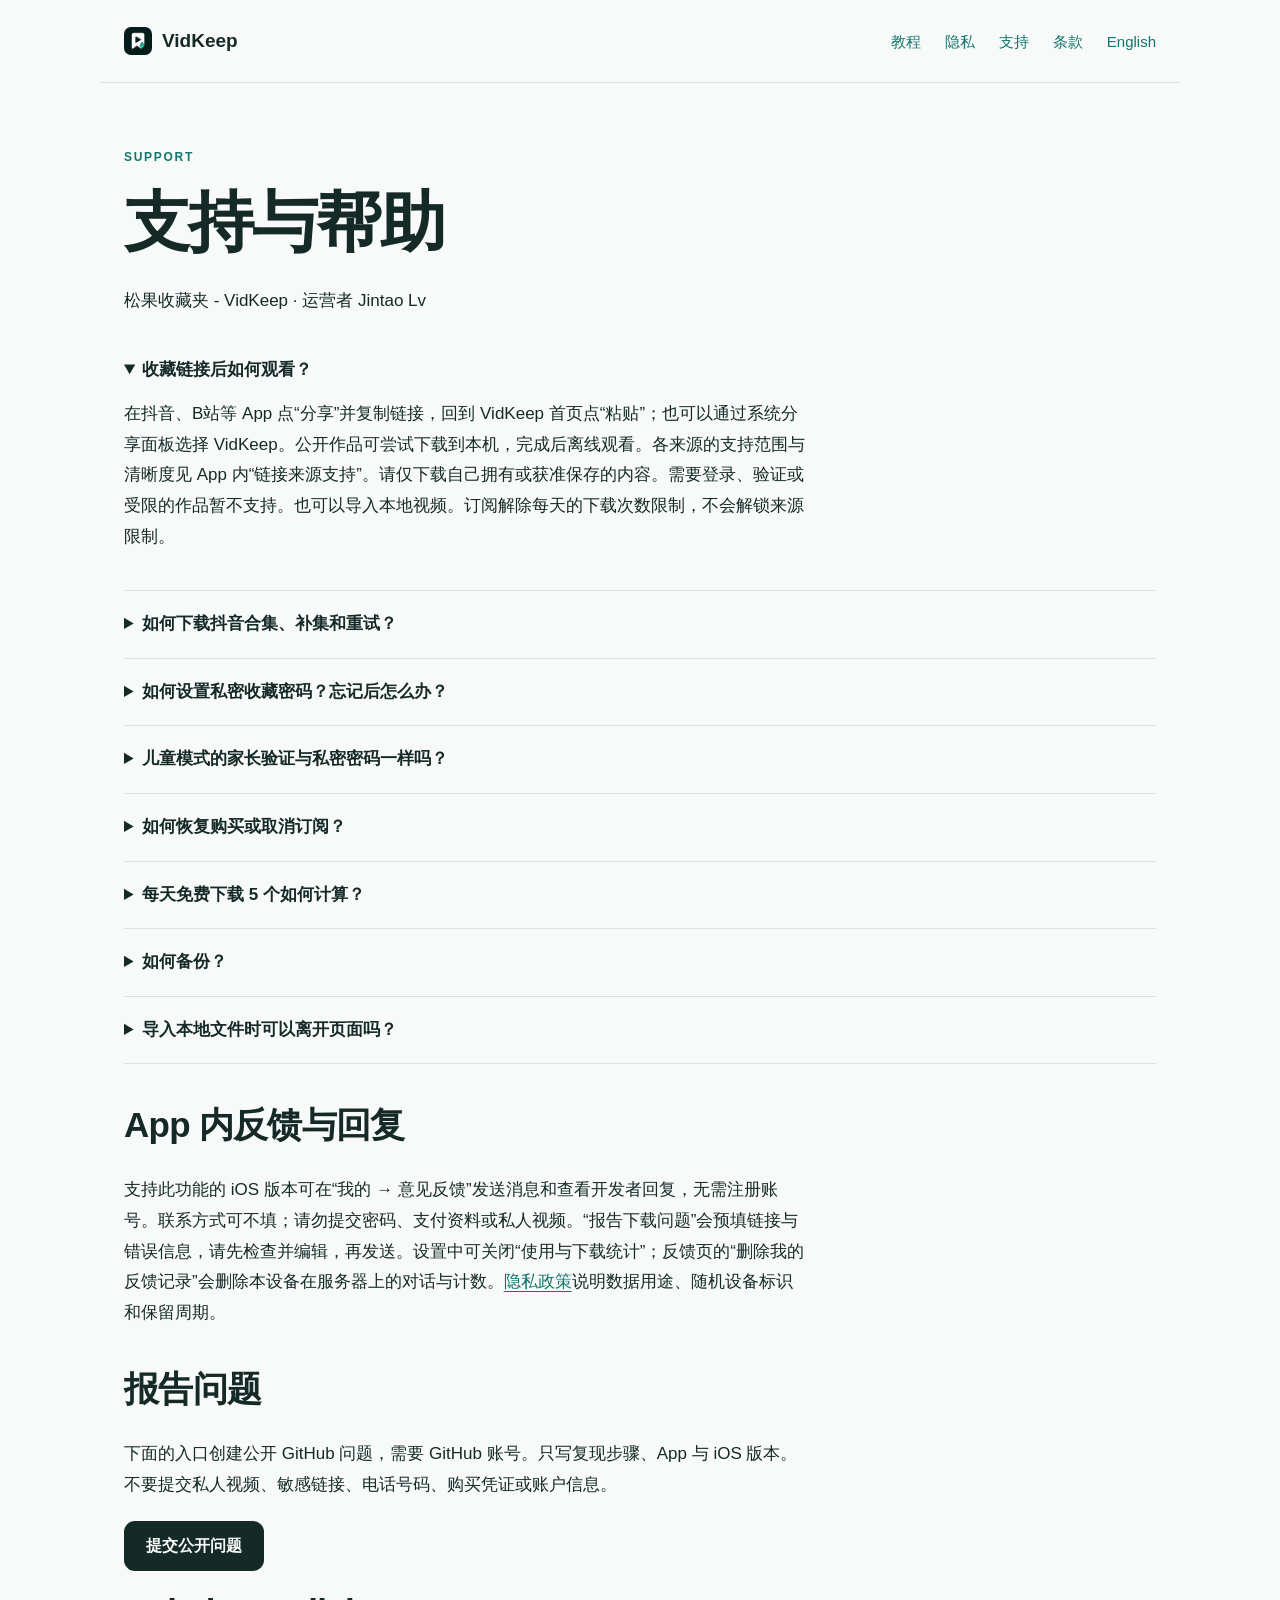
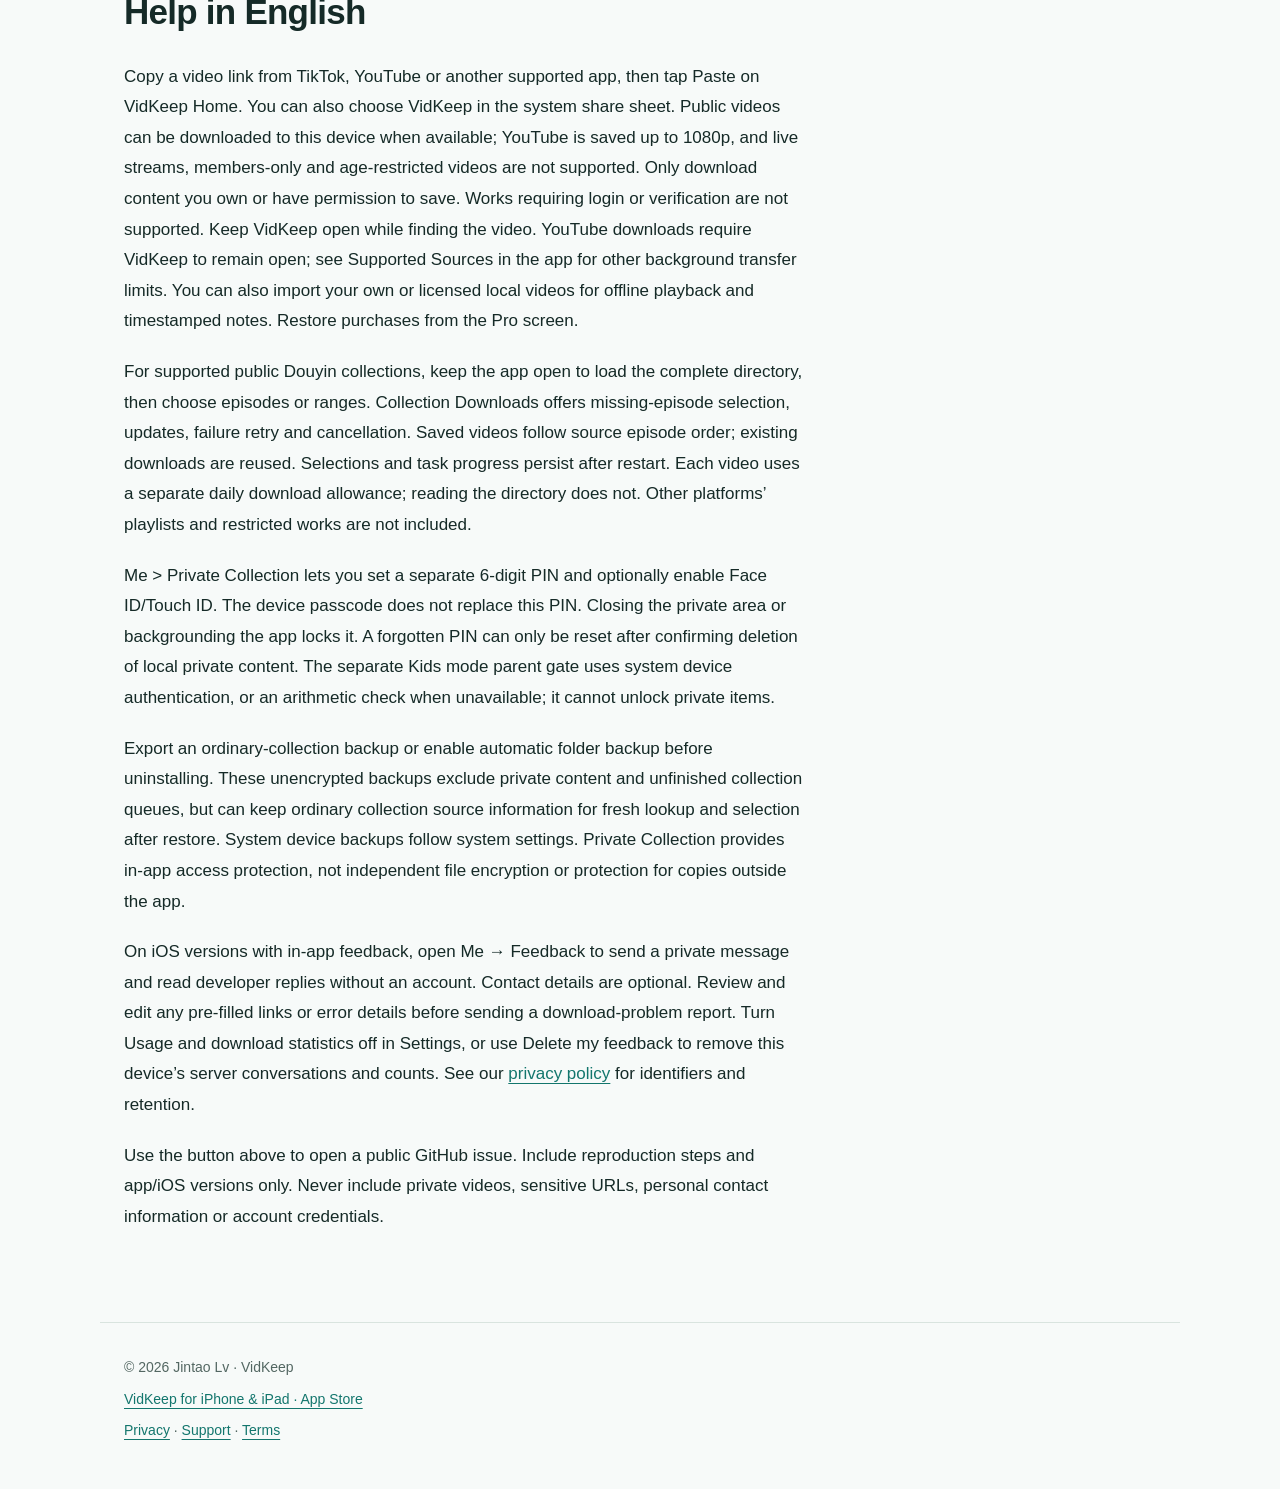
<file: support/index.html>
<!doctype html>
<html lang="zh-Hans"><head><meta charset="utf-8"><meta name="viewport" content="width=device-width,initial-scale=1"><meta name="apple-itunes-app" content="app-id=6816571849"><title>支持与帮助 · VidKeep</title><meta name="description" content="VidKeep 中英文帮助：视频下载与离线播放、合集、私密收藏、儿童模式、恢复购买、免费额度和备份。"><link rel="canonical" href="https://jacklv-coder.github.io/vidkeep-site/support/"><meta property="og:type" content="website"><meta property="og:title" content="支持与帮助 · VidKeep"><meta property="og:description" content="VidKeep 中英文帮助：视频下载与离线播放、合集、私密收藏、儿童模式、恢复购买、免费额度和备份。"><meta property="og:url" content="https://jacklv-coder.github.io/vidkeep-site/support/"><meta property="og:image" content="https://jacklv-coder.github.io/vidkeep-site/assets/icon.png"><meta property="og:site_name" content="VidKeep by Jintao Lv"><meta name="twitter:card" content="summary"><link rel="icon" href="../assets/icon.png"><link rel="stylesheet" href="../style.css"><script defer src="../assets/analytics.js?v=6c5130812b55"></script></head><body><a class="skip-link" href="#content">跳转到正文</a><nav aria-label="主导航"><a class="brand" href="../"><img src="../assets/icon.png" width="28" height="28" alt=""><strong>VidKeep</strong></a><div><a href="../#guides">教程</a><a href="../privacy/">隐私</a><a href="../support/">支持</a><a href="../terms/">条款</a><a href="../en/" lang="en" hreflang="en">English</a></div></nav><main id="content">
<div class="badge">SUPPORT</div><h1>支持与帮助</h1><p>松果收藏夹 - VidKeep · 运营者 Jintao Lv</p>
<details open><summary>收藏链接后如何观看？</summary><p>在抖音、B站等 App 点“分享”并复制链接，回到 VidKeep 首页点“粘贴”；也可以通过系统分享面板选择 VidKeep。公开作品可尝试下载到本机，完成后离线观看。各来源的支持范围与清晰度见 App 内“链接来源支持”。请仅下载自己拥有或获准保存的内容。需要登录、验证或受限的作品暂不支持。也可以导入本地视频。订阅解除每天的下载次数限制，不会解锁来源限制。</p></details>
<details><summary>如何下载抖音合集、补集和重试？</summary><p>粘贴支持的抖音公开合集分享链接，或通过系统分享面板保存后，在 App 内进入选集。保持 App 在前台获取完整目录，再选择单集、集号范围或全选；未确认选集时不会下载任何一集。下载按原集号归入合集，已有本地下载会复用。“下载 → 合集下载”可查看任务、只选未下载的集数、检查合集更新、重试失败和取消未完成任务。重启 App 后选集和任务状态保留；解析阶段仍需前台，具体传输限制取决于来源。此功能不代表支持所有平台的合集、登录后内容或受限作品。</p></details>
<details><summary>如何设置私密收藏密码？忘记后怎么办？</summary><p>在“我的 → 私密收藏”设置并确认独立的 6 位数字密码，也可从视频菜单选择“设为私密”。之后可在私密页主动开启 Face ID / Touch ID 快捷解锁。手机锁屏密码不能代替私密密码；关闭私密区或 App 进入后台后自动上锁。忘记密码只能在确认删除本机私密内容后重新设置，不能用新密码找回旧私密内容。私密收藏提供 App 内访问隔离，不是独立文件加密。普通备份不包含私密内容；以前导出的副本和系统设备备份需自行管理。</p></details>
<details><summary>儿童模式的家长验证与私密密码一样吗？</summary><p>不一样。锁定模式的退出验证使用系统设备验证（生物识别或手机密码），不可用时使用算术问题；它不能解锁私密收藏。儿童模式只播放家长选好的内容，可设置每日观看时长，没有推荐流。</p></details>
<details><summary>如何恢复购买或取消订阅？</summary><p>在“我的”打开 VidKeep Pro，点击“恢复购买”，使用原购买 Apple 账户。管理或取消订阅请使用 App Store 订阅设置。到期不会删除已有内容。</p></details>
<details><summary>每天免费下载 5 个如何计算？</summary><p>收藏链接、导入本地文件和恢复备份都不限数量。从链接开始下载视频时计 1 次，按本机日期每天重置。合集中的每个视频分别计次，读取目录和勾选本身不扣次数，复用已有下载也不会再扣一次。同一条链接重试不重复计数，下载失败或取消会退回这次额度；删除已下载的视频不退回。当天用完后，新链接照常收藏，第二天打开 VidKeep 会自动继续下载。</p></details>
<details><summary>如何备份？</summary><p>在“我的 → 备份与恢复”导出普通收藏备份，或开启自动备份，保存到你选择的文件夹（例如 iCloud 云盘）。备份包含普通视频、分类、合集、进度和笔记，排除私密内容与合集下载状态，公开单集链接可保留为普通书签。可保留普通合集来源信息；恢复后需重新获取目录、选择要下载的集数，不能依靠备份恢复原设备的未完成队列。文件未加密。系统设备备份按系统设置处理，卸载前请分别确认普通和私密内容的保留方式。</p></details>
<details><summary>导入本地文件时可以离开页面吗？</summary><p>文件导入时可以返回收藏页继续浏览。关闭应用前请等待导入完成；若导入被系统中断，请在导入任务中重试。下载来源视频时，获取视频需要保持 App 打开；能否在后台继续传输取决于来源，详见 App 内“链接来源支持”。手动强制退出可能中断任务，重开后可重试。</p></details>
<h2>App 内反馈与回复</h2><p>支持此功能的 iOS 版本可在“我的 → 意见反馈”发送消息和查看开发者回复，无需注册账号。联系方式可不填；请勿提交密码、支付资料或私人视频。“报告下载问题”会预填链接与错误信息，请先检查并编辑，再发送。设置中可关闭“使用与下载统计”；反馈页的“删除我的反馈记录”会删除本设备在服务器上的对话与计数。<a href="../privacy/">隐私政策</a>说明数据用途、随机设备标识和保留周期。</p><h2>报告问题</h2><p>下面的入口创建公开 GitHub 问题，需要 GitHub 账号。只写复现步骤、App 与 iOS 版本。不要提交私人视频、敏感链接、电话号码、购买凭证或账户信息。</p><p><a class="button" href="https://github.com/jacklv-coder/vidkeep-site/issues/new?template=support.md">提交公开问题</a></p>
<section id="english" lang="en"><h2>Help in English</h2><p>Copy a video link from TikTok, YouTube or another supported app, then tap Paste on VidKeep Home. You can also choose VidKeep in the system share sheet. Public videos can be downloaded to this device when available; YouTube is saved up to 1080p, and live streams, members-only and age-restricted videos are not supported. Only download content you own or have permission to save. Works requiring login or verification are not supported. Keep VidKeep open while finding the video. YouTube downloads require VidKeep to remain open; see Supported Sources in the app for other background transfer limits. You can also import your own or licensed local videos for offline playback and timestamped notes. Restore purchases from the Pro screen.</p><p>For supported public Douyin collections, keep the app open to load the complete directory, then choose episodes or ranges. Collection Downloads offers missing-episode selection, updates, failure retry and cancellation. Saved videos follow source episode order; existing downloads are reused. Selections and task progress persist after restart. Each video uses a separate daily download allowance; reading the directory does not. Other platforms’ playlists and restricted works are not included.</p><p>Me &gt; Private Collection lets you set a separate 6-digit PIN and optionally enable Face ID/Touch ID. The device passcode does not replace this PIN. Closing the private area or backgrounding the app locks it. A forgotten PIN can only be reset after confirming deletion of local private content. The separate Kids mode parent gate uses system device authentication, or an arithmetic check when unavailable; it cannot unlock private items.</p><p>Export an ordinary-collection backup or enable automatic folder backup before uninstalling. These unencrypted backups exclude private content and unfinished collection queues, but can keep ordinary collection source information for fresh lookup and selection after restore. System device backups follow system settings. Private Collection provides in-app access protection, not independent file encryption or protection for copies outside the app.</p><p>On iOS versions with in-app feedback, open Me → Feedback to send a private message and read developer replies without an account. Contact details are optional. Review and edit any pre-filled links or error details before sending a download-problem report. Turn Usage and download statistics off in Settings, or use Delete my feedback to remove this device’s server conversations and counts. See our <a href="../privacy/">privacy policy</a> for identifiers and retention.</p><p>Use the button above to open a public GitHub issue. Include reproduction steps and app/iOS versions only. Never include private videos, sensitive URLs, personal contact information or account credentials.</p></section>
</main><footer><p>© 2026 Jintao Lv · VidKeep</p><p><a href="https://apps.apple.com/app/id6816571849">VidKeep for iPhone &amp; iPad · App Store</a></p><p><a href="../privacy/#english">Privacy</a> · <a href="../support/#english">Support</a> · <a href="../terms/">Terms</a></p></footer></body></html>
</file>
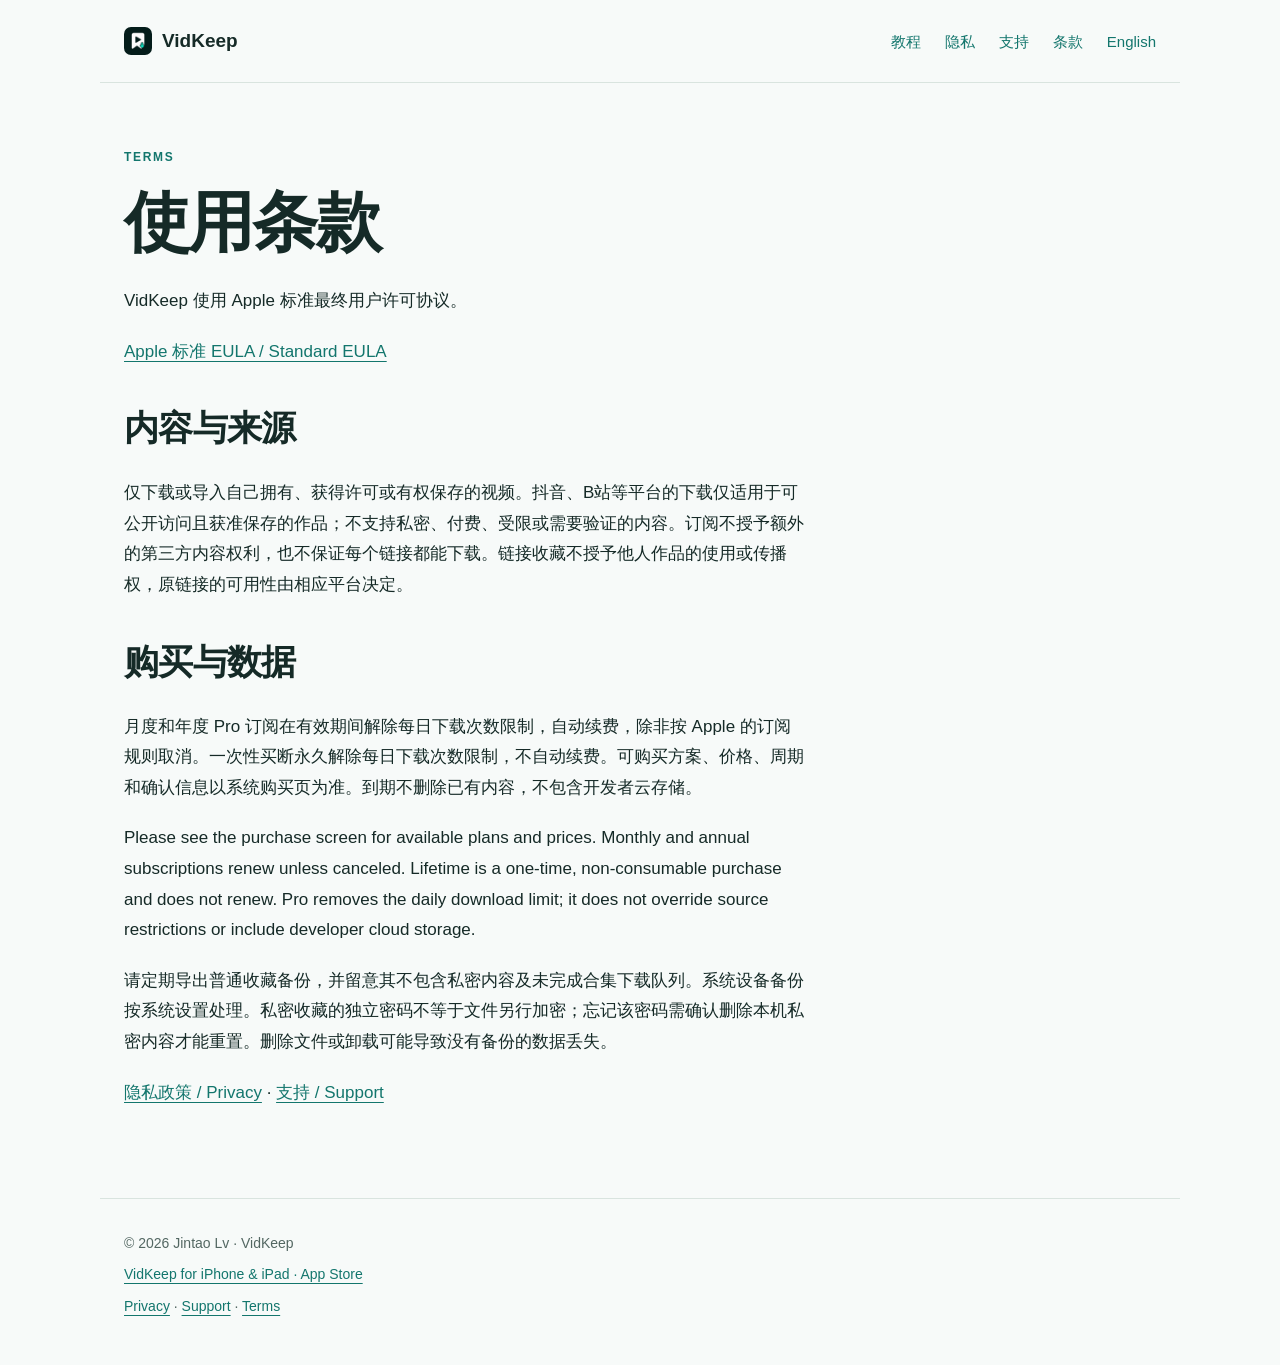
<file: terms/index.html>
<!doctype html>
<html lang="zh-Hans"><head><meta charset="utf-8"><meta name="viewport" content="width=device-width,initial-scale=1"><meta name="apple-itunes-app" content="app-id=6816571849"><title>使用条款 · VidKeep</title><meta name="description" content="VidKeep 使用条款：内容权限、来源限制、免费与 Pro 购买、订阅、一次性买断和本机数据备份。"><link rel="canonical" href="https://jacklv-coder.github.io/vidkeep-site/terms/"><meta property="og:type" content="website"><meta property="og:title" content="使用条款 · VidKeep"><meta property="og:description" content="VidKeep 使用条款：内容权限、来源限制、免费与 Pro 购买、订阅、一次性买断和本机数据备份。"><meta property="og:url" content="https://jacklv-coder.github.io/vidkeep-site/terms/"><meta property="og:image" content="https://jacklv-coder.github.io/vidkeep-site/assets/icon.png"><meta property="og:site_name" content="VidKeep by Jintao Lv"><meta name="twitter:card" content="summary"><link rel="icon" href="../assets/icon.png"><link rel="stylesheet" href="../style.css"><script defer src="../assets/analytics.js?v=6c5130812b55"></script></head><body><a class="skip-link" href="#content">跳转到正文</a><nav aria-label="主导航"><a class="brand" href="../"><img src="../assets/icon.png" width="28" height="28" alt=""><strong>VidKeep</strong></a><div><a href="../#guides">教程</a><a href="../privacy/">隐私</a><a href="../support/">支持</a><a href="../terms/">条款</a><a href="../en/" lang="en" hreflang="en">English</a></div></nav><main id="content">
<div class="badge">TERMS</div><h1>使用条款</h1><p>VidKeep 使用 Apple 标准最终用户许可协议。</p><p><a href="https://www.apple.com/legal/internet-services/itunes/dev/stdeula/">Apple 标准 EULA / Standard EULA</a></p>
<h2>内容与来源</h2><p>仅下载或导入自己拥有、获得许可或有权保存的视频。抖音、B站等平台的下载仅适用于可公开访问且获准保存的作品；不支持私密、付费、受限或需要验证的内容。订阅不授予额外的第三方内容权利，也不保证每个链接都能下载。链接收藏不授予他人作品的使用或传播权，原链接的可用性由相应平台决定。</p>
<h2>购买与数据</h2><p>月度和年度 Pro 订阅在有效期间解除每日下载次数限制，自动续费，除非按 Apple 的订阅规则取消。一次性买断永久解除每日下载次数限制，不自动续费。可购买方案、价格、周期和确认信息以系统购买页为准。到期不删除已有内容，不包含开发者云存储。</p><p>Please see the purchase screen for available plans and prices. Monthly and annual subscriptions renew unless canceled. Lifetime is a one-time, non-consumable purchase and does not renew. Pro removes the daily download limit; it does not override source restrictions or include developer cloud storage.</p><p>请定期导出普通收藏备份，并留意其不包含私密内容及未完成合集下载队列。系统设备备份按系统设置处理。私密收藏的独立密码不等于文件另行加密；忘记该密码需确认删除本机私密内容才能重置。删除文件或卸载可能导致没有备份的数据丢失。</p><p><a href="../privacy/">隐私政策 / Privacy</a> · <a href="../support/">支持 / Support</a></p>
</main><footer><p>© 2026 Jintao Lv · VidKeep</p><p><a href="https://apps.apple.com/app/id6816571849">VidKeep for iPhone &amp; iPad · App Store</a></p><p><a href="../privacy/#english">Privacy</a> · <a href="../support/#english">Support</a> · <a href="../terms/">Terms</a></p></footer></body></html>
</file>
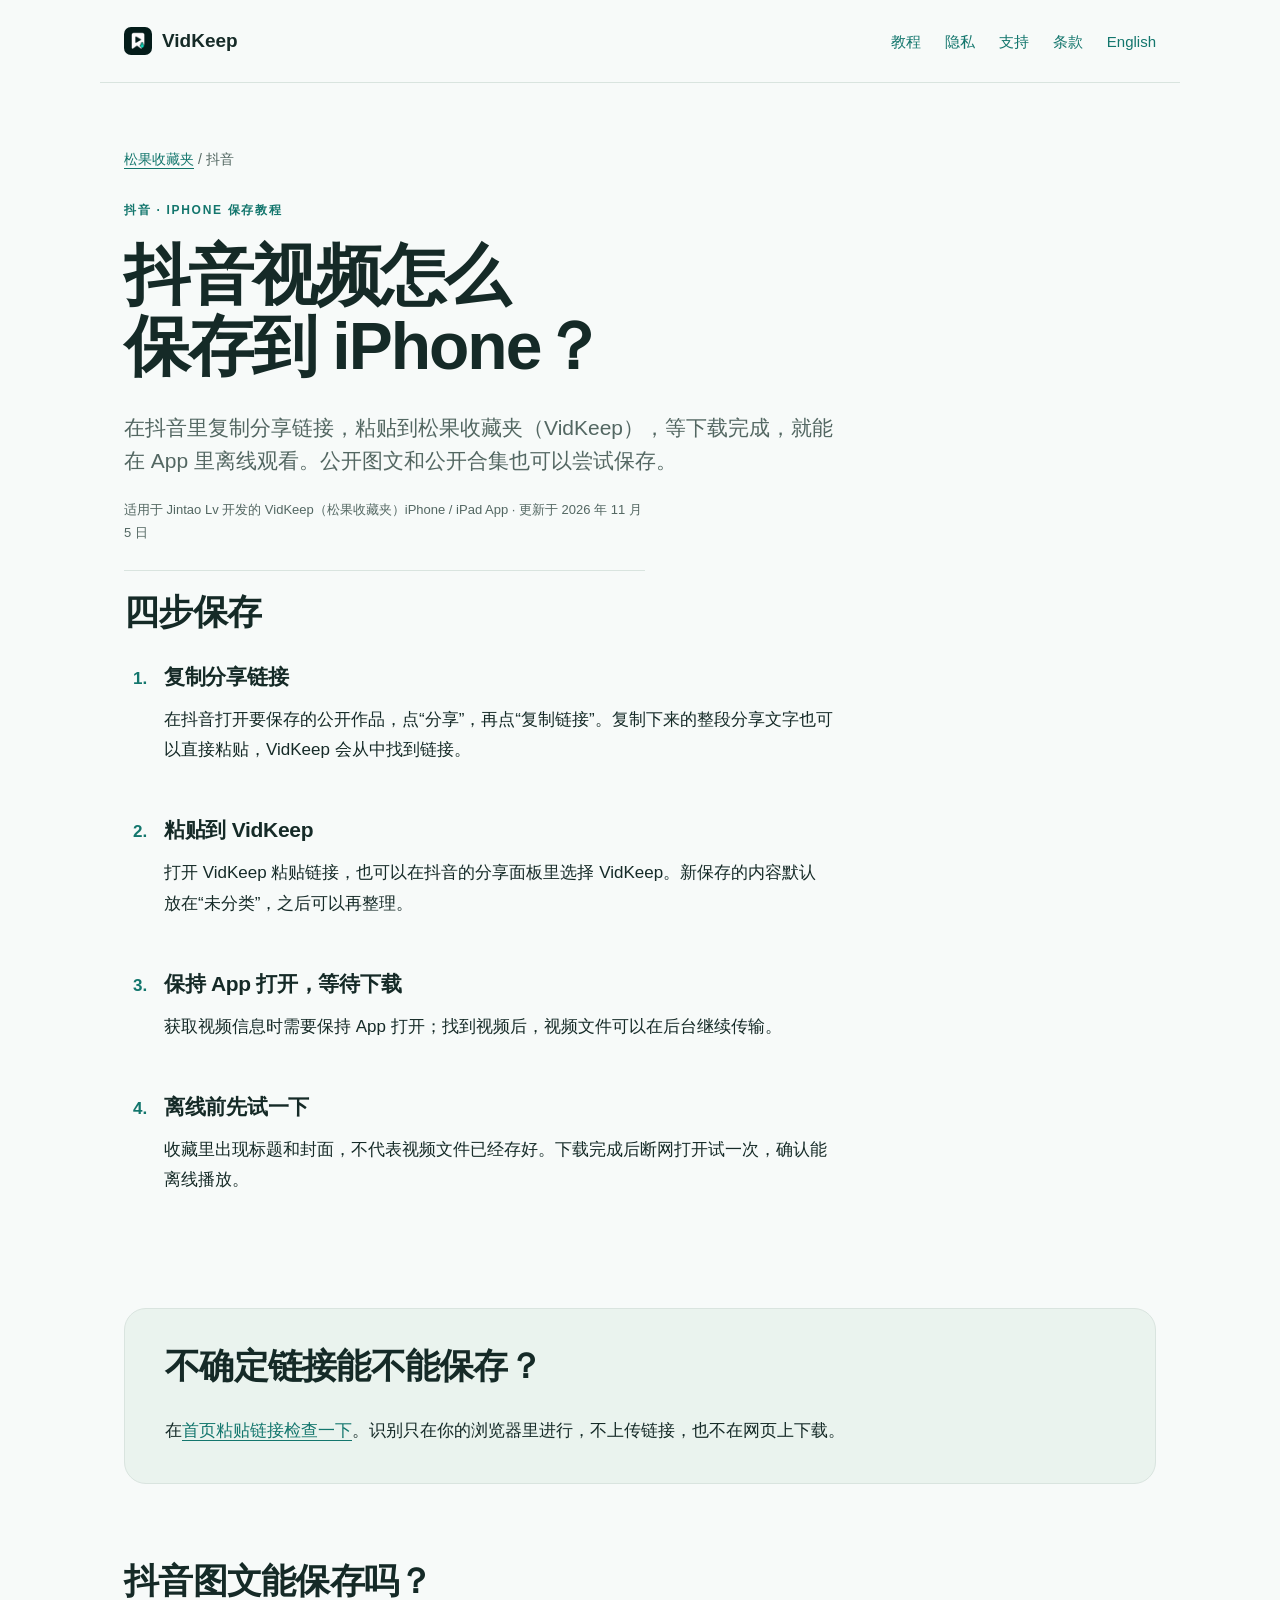
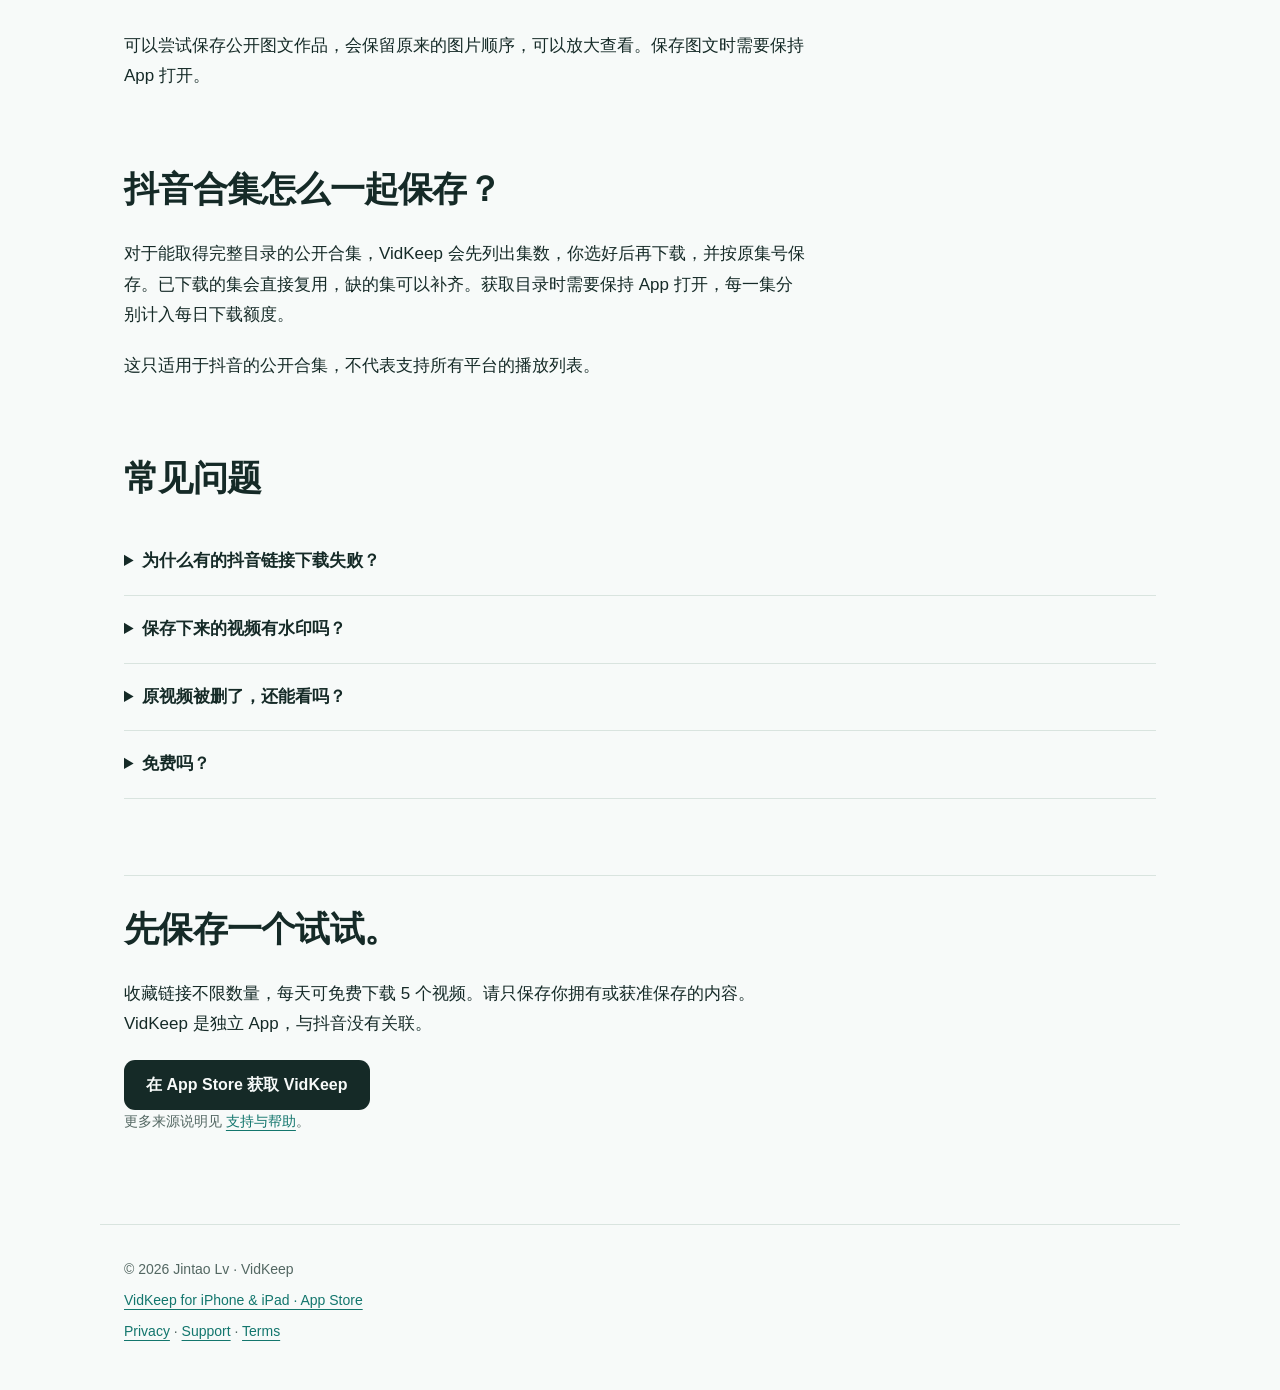
<file: guides/save-douyin-video/index.html>
<!doctype html>
<html lang="zh-Hans"><head><meta charset="utf-8"><meta name="viewport" content="width=device-width,initial-scale=1"><meta name="apple-itunes-app" content="app-id=6816571849"><title>抖音视频怎么保存到 iPhone？离线观看、图文与合集 | 松果收藏夹 VidKeep</title><meta name="description" content="在 iPhone 上保存抖音公开视频：复制分享链接，粘贴到松果收藏夹 VidKeep，下载完成后离线观看。也可尝试保存公开图文和公开合集的所选集数。"><link rel="canonical" href="https://jacklv-coder.github.io/vidkeep-site/guides/save-douyin-video/"><link rel="alternate" hreflang="zh-Hans" href="https://jacklv-coder.github.io/vidkeep-site/guides/save-douyin-video/"><link rel="alternate" hreflang="en" href="https://jacklv-coder.github.io/vidkeep-site/en/guides/save-douyin-video-iphone/"><link rel="alternate" hreflang="x-default" href="https://jacklv-coder.github.io/vidkeep-site/en/guides/save-douyin-video-iphone/"><meta property="og:type" content="website"><meta property="og:title" content="抖音视频怎么保存到 iPhone？离线观看、图文与合集 | 松果收藏夹 VidKeep"><meta property="og:description" content="在 iPhone 上保存抖音公开视频：复制分享链接，粘贴到松果收藏夹 VidKeep，下载完成后离线观看。也可尝试保存公开图文和公开合集的所选集数。"><meta property="og:url" content="https://jacklv-coder.github.io/vidkeep-site/guides/save-douyin-video/"><meta property="og:image" content="https://jacklv-coder.github.io/vidkeep-site/assets/icon.png"><meta property="og:site_name" content="VidKeep by Jintao Lv"><meta name="twitter:card" content="summary"><link rel="icon" href="../../assets/icon.png"><link rel="stylesheet" href="../../style.css"><script defer src="../../assets/analytics.js?v=6c5130812b55"></script></head><body><a class="skip-link" href="#content">跳转到正文</a><nav aria-label="主导航"><a class="brand" href="../../"><img src="../../assets/icon.png" width="28" height="28" alt=""><strong>VidKeep</strong></a><div><a href="../../#guides">教程</a><a href="../../privacy/">隐私</a><a href="../../support/">支持</a><a href="../../terms/">条款</a><a href="../../en/guides/save-douyin-video-iphone/" lang="en" hreflang="en">English</a></div></nav><main id="content">
<p class="breadcrumb"><a href="../../">松果收藏夹</a> / 抖音</p><div class="badge">抖音 · IPHONE 保存教程</div><h1>抖音视频怎么<br>保存到 iPhone？</h1><p class="lead">在抖音里复制分享链接，粘贴到松果收藏夹（VidKeep），等下载完成，就能在 App 里离线观看。公开图文和公开合集也可以尝试保存。</p><p class="article-meta">适用于 Jintao Lv 开发的 VidKeep（松果收藏夹）iPhone / iPad App · 更新于 2026 年 11 月 5 日</p>
<section><h2>四步保存</h2><ol class="steps"><li><h3>复制分享链接</h3><p>在抖音打开要保存的公开作品，点“分享”，再点“复制链接”。复制下来的整段分享文字也可以直接粘贴，VidKeep 会从中找到链接。</p></li><li><h3>粘贴到 VidKeep</h3><p>打开 VidKeep 粘贴链接，也可以在抖音的分享面板里选择 VidKeep。新保存的内容默认放在“未分类”，之后可以再整理。</p></li><li><h3>保持 App 打开，等待下载</h3><p>获取视频信息时需要保持 App 打开；找到视频后，视频文件可以在后台继续传输。</p></li><li><h3>离线前先试一下</h3><p>收藏里出现标题和封面，不代表视频文件已经存好。下载完成后断网打开试一次，确认能离线播放。</p></li></ol></section>
<section class="callout"><h2>不确定链接能不能保存？</h2><p>在<a href="../../#check-link">首页粘贴链接检查一下</a>。识别只在你的浏览器里进行，不上传链接，也不在网页上下载。</p></section>
<section id="photo-posts"><h2>抖音图文能保存吗？</h2><p>可以尝试保存公开图文作品，会保留原来的图片顺序，可以放大查看。保存图文时需要保持 App 打开。</p></section>
<section id="collections"><h2>抖音合集怎么一起保存？</h2><p>对于能取得完整目录的公开合集，VidKeep 会先列出集数，你选好后再下载，并按原集号保存。已下载的集会直接复用，缺的集可以补齐。获取目录时需要保持 App 打开，每一集分别计入每日下载额度。</p><p>这只适用于抖音的公开合集，不代表支持所有平台的播放列表。</p></section>
<section><h2>常见问题</h2><details><summary>为什么有的抖音链接下载失败？</summary><p>作品可能已删除，或是私密、需要登录、付费、受限、需要验证的内容，直播也不支持。VidKeep 不会绕过这些限制，购买 Pro 也不会改变它们。部分临时失败可以重试。</p></details><details><summary>保存下来的视频有水印吗？</summary><p>VidKeep 保存的是来源提供的公开视频文件，不会另外处理画面。画面里有没有平台标识，取决于来源提供的版本。</p></details><details><summary>原视频被删了，还能看吗？</summary><p>如果你已经下载完成，而且本机文件还在，就可以继续播放。保存之前就已删除的作品无法找回。</p></details><details><summary>免费吗？</summary><p>收藏链接不限数量，每天可以免费下载 5 个视频；整理、播放、时间点笔记和普通备份都免费。Pro 提供月订阅、年订阅和一次性买断，去掉每日下载上限，来源限制不变。</p></details></section>
<section class="next-guide"><h2>先保存一个试试。</h2><p>收藏链接不限数量，每天可免费下载 5 个视频。请只保存你拥有或获准保存的内容。VidKeep 是独立 App，与抖音没有关联。</p><a class="button" href="https://apps.apple.com/app/id6816571849">在 App Store 获取 VidKeep</a><p class="small muted">更多来源说明见 <a href="../../support/">支持与帮助</a>。</p></section>
</main><footer><p>© 2026 Jintao Lv · VidKeep</p><p><a href="https://apps.apple.com/app/id6816571849">VidKeep for iPhone &amp; iPad · App Store</a></p><p><a href="../../privacy/#english">Privacy</a> · <a href="../../support/#english">Support</a> · <a href="../../terms/">Terms</a></p></footer></body></html>
</file>
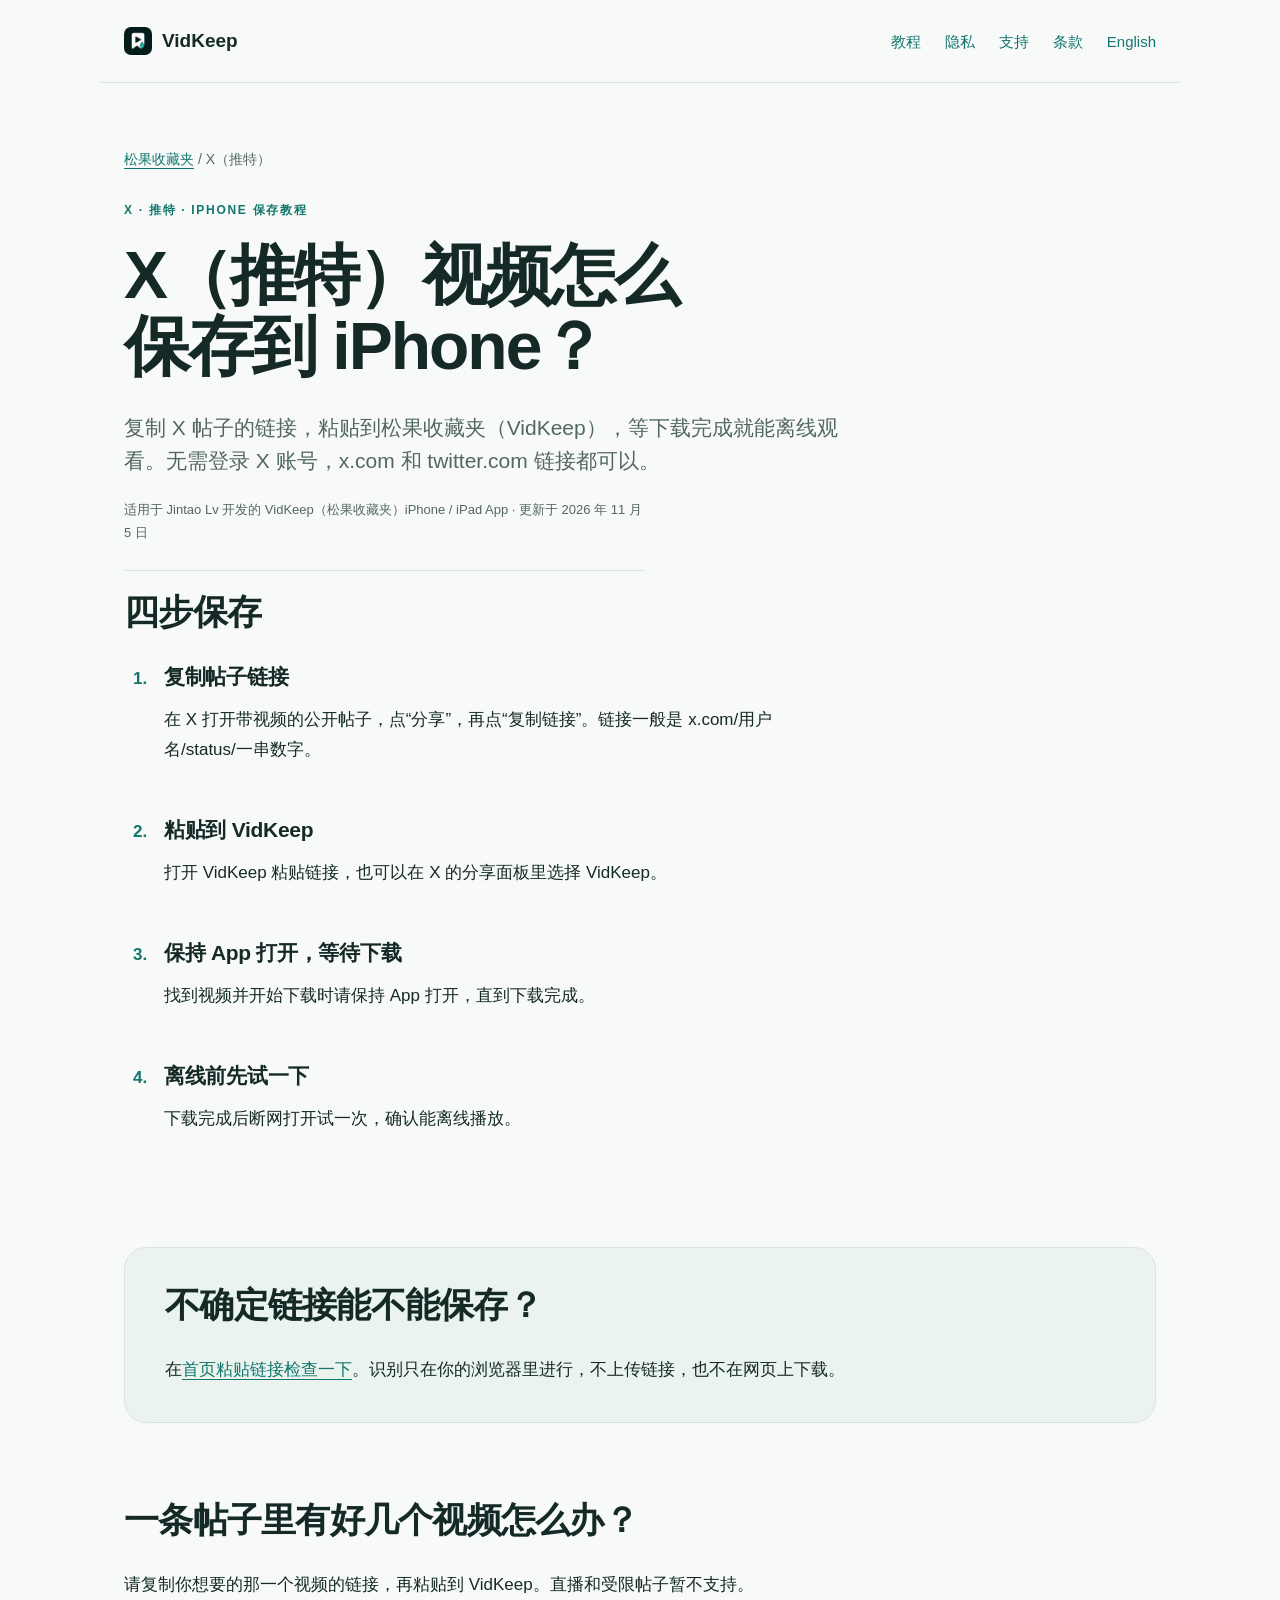
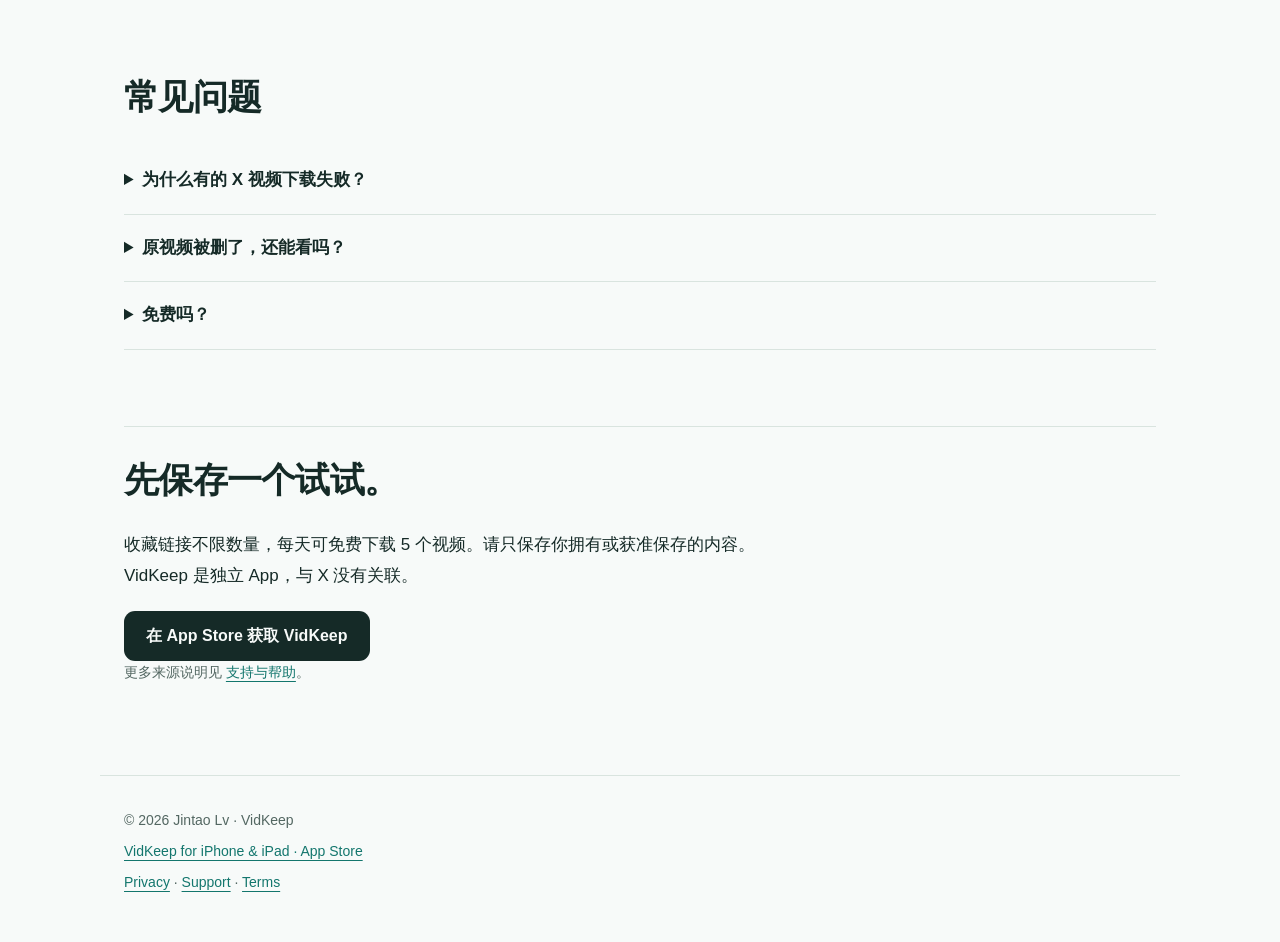
<file: guides/save-x-twitter-video/index.html>
<!doctype html>
<html lang="zh-Hans"><head><meta charset="utf-8"><meta name="viewport" content="width=device-width,initial-scale=1"><meta name="apple-itunes-app" content="app-id=6816571849"><title>X（推特）视频怎么保存到 iPhone？| 松果收藏夹 VidKeep</title><meta name="description" content="无需登录，在 iPhone 上保存 X（推特）公开帖子里的视频：复制帖子链接，粘贴到松果收藏夹 VidKeep，下载完成后离线观看。"><link rel="canonical" href="https://jacklv-coder.github.io/vidkeep-site/guides/save-x-twitter-video/"><link rel="alternate" hreflang="zh-Hans" href="https://jacklv-coder.github.io/vidkeep-site/guides/save-x-twitter-video/"><link rel="alternate" hreflang="en" href="https://jacklv-coder.github.io/vidkeep-site/en/guides/save-x-twitter-video-iphone/"><link rel="alternate" hreflang="x-default" href="https://jacklv-coder.github.io/vidkeep-site/en/guides/save-x-twitter-video-iphone/"><meta property="og:type" content="website"><meta property="og:title" content="X（推特）视频怎么保存到 iPhone？| 松果收藏夹 VidKeep"><meta property="og:description" content="无需登录，在 iPhone 上保存 X（推特）公开帖子里的视频：复制帖子链接，粘贴到松果收藏夹 VidKeep，下载完成后离线观看。"><meta property="og:url" content="https://jacklv-coder.github.io/vidkeep-site/guides/save-x-twitter-video/"><meta property="og:image" content="https://jacklv-coder.github.io/vidkeep-site/assets/icon.png"><meta property="og:site_name" content="VidKeep by Jintao Lv"><meta name="twitter:card" content="summary"><link rel="icon" href="../../assets/icon.png"><link rel="stylesheet" href="../../style.css"><script defer src="../../assets/analytics.js?v=6c5130812b55"></script></head><body><a class="skip-link" href="#content">跳转到正文</a><nav aria-label="主导航"><a class="brand" href="../../"><img src="../../assets/icon.png" width="28" height="28" alt=""><strong>VidKeep</strong></a><div><a href="../../#guides">教程</a><a href="../../privacy/">隐私</a><a href="../../support/">支持</a><a href="../../terms/">条款</a><a href="../../en/guides/save-x-twitter-video-iphone/" lang="en" hreflang="en">English</a></div></nav><main id="content">
<p class="breadcrumb"><a href="../../">松果收藏夹</a> / X（推特）</p><div class="badge">X · 推特 · IPHONE 保存教程</div><h1>X（推特）视频怎么<br>保存到 iPhone？</h1><p class="lead">复制 X 帖子的链接，粘贴到松果收藏夹（VidKeep），等下载完成就能离线观看。无需登录 X 账号，x.com 和 twitter.com 链接都可以。</p><p class="article-meta">适用于 Jintao Lv 开发的 VidKeep（松果收藏夹）iPhone / iPad App · 更新于 2026 年 11 月 5 日</p>
<section><h2>四步保存</h2><ol class="steps"><li><h3>复制帖子链接</h3><p>在 X 打开带视频的公开帖子，点“分享”，再点“复制链接”。链接一般是 x.com/用户名/status/一串数字。</p></li><li><h3>粘贴到 VidKeep</h3><p>打开 VidKeep 粘贴链接，也可以在 X 的分享面板里选择 VidKeep。</p></li><li><h3>保持 App 打开，等待下载</h3><p>找到视频并开始下载时请保持 App 打开，直到下载完成。</p></li><li><h3>离线前先试一下</h3><p>下载完成后断网打开试一次，确认能离线播放。</p></li></ol></section>
<section class="callout"><h2>不确定链接能不能保存？</h2><p>在<a href="../../#check-link">首页粘贴链接检查一下</a>。识别只在你的浏览器里进行，不上传链接，也不在网页上下载。</p></section>
<section id="multiple-videos"><h2>一条帖子里有好几个视频怎么办？</h2><p>请复制你想要的那一个视频的链接，再粘贴到 VidKeep。直播和受限帖子暂不支持。</p></section>
<section><h2>常见问题</h2><details><summary>为什么有的 X 视频下载失败？</summary><p>作品可能已删除，或是私密、需要登录、付费、受限、需要验证的内容，直播也不支持。VidKeep 不会绕过这些限制，购买 Pro 也不会改变它们。部分临时失败可以重试。</p></details><details><summary>原视频被删了，还能看吗？</summary><p>如果你已经下载完成，而且本机文件还在，就可以继续播放。保存之前就已删除的作品无法找回。</p></details><details><summary>免费吗？</summary><p>收藏链接不限数量，每天可以免费下载 5 个视频；整理、播放、时间点笔记和普通备份都免费。Pro 提供月订阅、年订阅和一次性买断，去掉每日下载上限，来源限制不变。</p></details></section>
<section class="next-guide"><h2>先保存一个试试。</h2><p>收藏链接不限数量，每天可免费下载 5 个视频。请只保存你拥有或获准保存的内容。VidKeep 是独立 App，与 X 没有关联。</p><a class="button" href="https://apps.apple.com/app/id6816571849">在 App Store 获取 VidKeep</a><p class="small muted">更多来源说明见 <a href="../../support/">支持与帮助</a>。</p></section>
</main><footer><p>© 2026 Jintao Lv · VidKeep</p><p><a href="https://apps.apple.com/app/id6816571849">VidKeep for iPhone &amp; iPad · App Store</a></p><p><a href="../../privacy/#english">Privacy</a> · <a href="../../support/#english">Support</a> · <a href="../../terms/">Terms</a></p></footer></body></html>
</file>
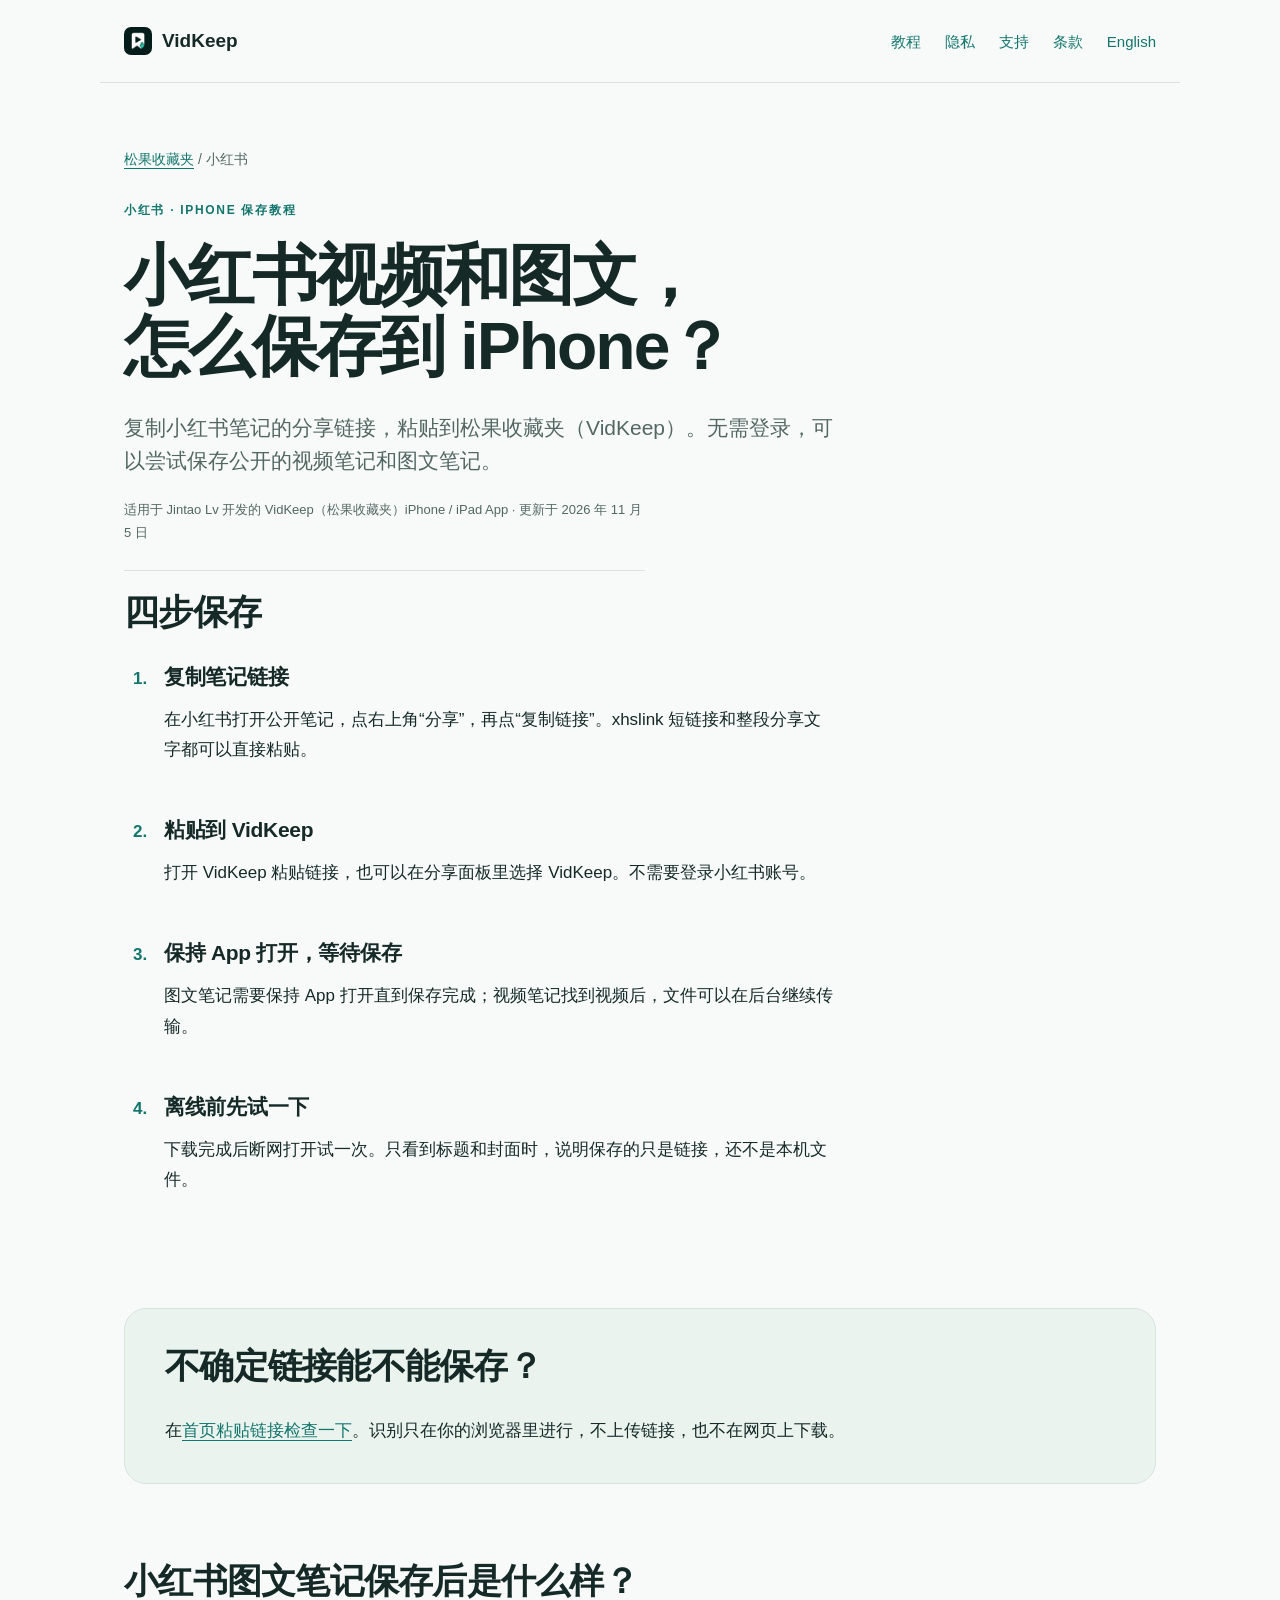
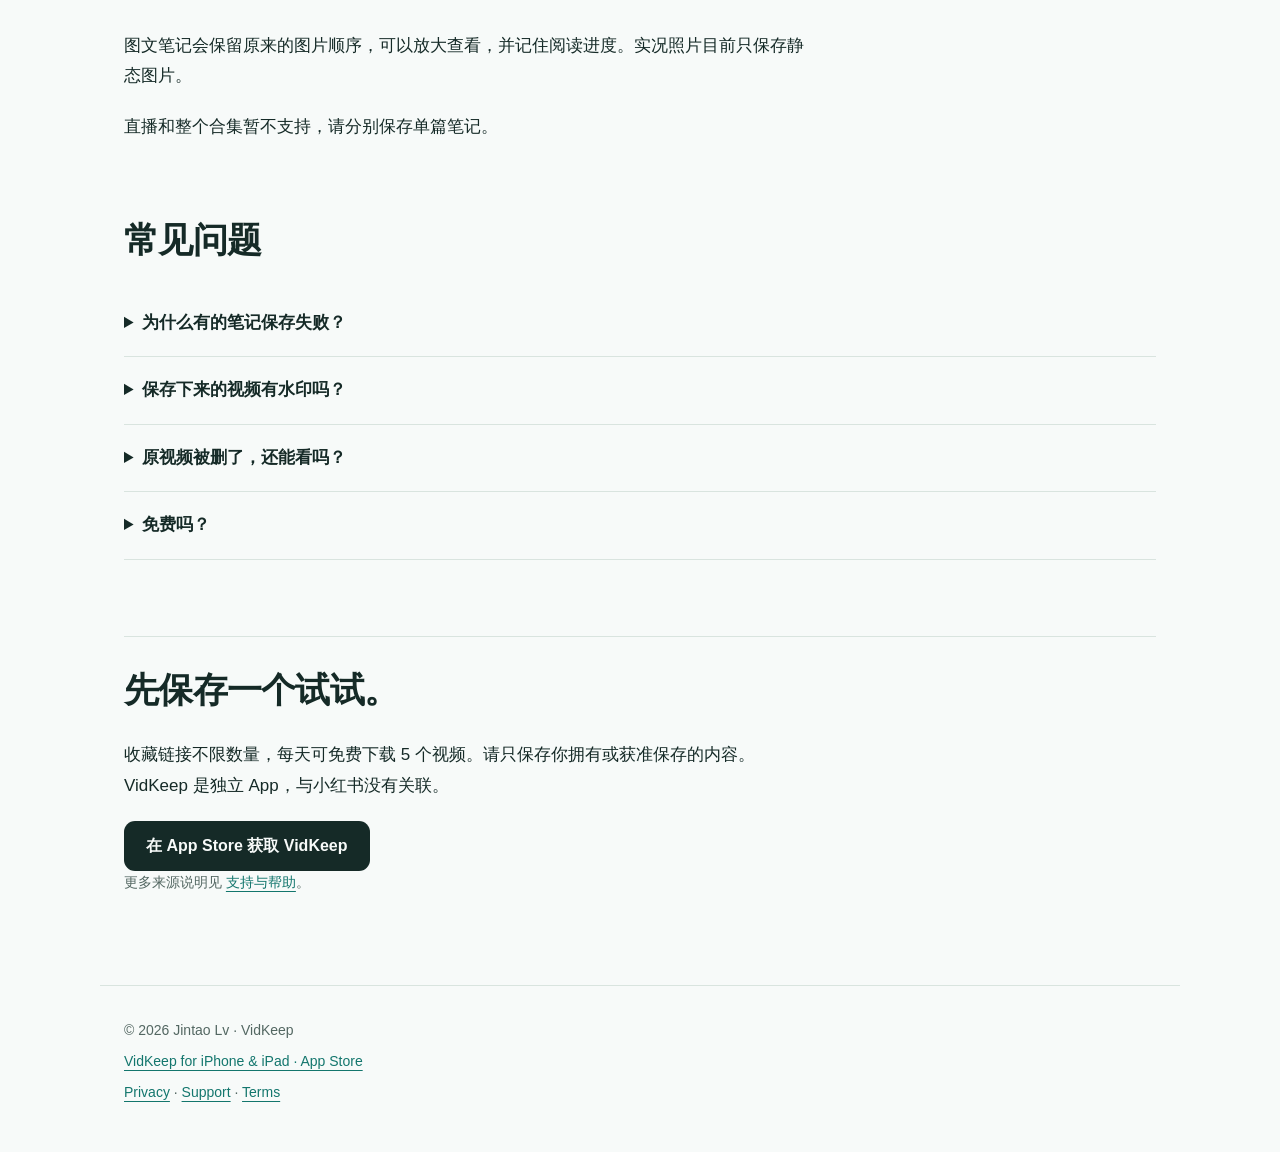
<file: guides/save-xiaohongshu/index.html>
<!doctype html>
<html lang="zh-Hans"><head><meta charset="utf-8"><meta name="viewport" content="width=device-width,initial-scale=1"><meta name="apple-itunes-app" content="app-id=6816571849"><title>小红书视频和图文笔记怎么保存到 iPhone？| 松果收藏夹 VidKeep</title><meta name="description" content="无需登录，在 iPhone 上保存小红书公开视频和图文笔记：复制分享链接，粘贴到松果收藏夹 VidKeep，图文按原顺序保存，视频下载后离线观看。"><link rel="canonical" href="https://jacklv-coder.github.io/vidkeep-site/guides/save-xiaohongshu/"><link rel="alternate" hreflang="zh-Hans" href="https://jacklv-coder.github.io/vidkeep-site/guides/save-xiaohongshu/"><link rel="alternate" hreflang="en" href="https://jacklv-coder.github.io/vidkeep-site/en/guides/save-rednote-xiaohongshu-iphone/"><link rel="alternate" hreflang="x-default" href="https://jacklv-coder.github.io/vidkeep-site/en/guides/save-rednote-xiaohongshu-iphone/"><meta property="og:type" content="website"><meta property="og:title" content="小红书视频和图文笔记怎么保存到 iPhone？| 松果收藏夹 VidKeep"><meta property="og:description" content="无需登录，在 iPhone 上保存小红书公开视频和图文笔记：复制分享链接，粘贴到松果收藏夹 VidKeep，图文按原顺序保存，视频下载后离线观看。"><meta property="og:url" content="https://jacklv-coder.github.io/vidkeep-site/guides/save-xiaohongshu/"><meta property="og:image" content="https://jacklv-coder.github.io/vidkeep-site/assets/icon.png"><meta property="og:site_name" content="VidKeep by Jintao Lv"><meta name="twitter:card" content="summary"><link rel="icon" href="../../assets/icon.png"><link rel="stylesheet" href="../../style.css"><script defer src="../../assets/analytics.js?v=6c5130812b55"></script></head><body><a class="skip-link" href="#content">跳转到正文</a><nav aria-label="主导航"><a class="brand" href="../../"><img src="../../assets/icon.png" width="28" height="28" alt=""><strong>VidKeep</strong></a><div><a href="../../#guides">教程</a><a href="../../privacy/">隐私</a><a href="../../support/">支持</a><a href="../../terms/">条款</a><a href="../../en/guides/save-rednote-xiaohongshu-iphone/" lang="en" hreflang="en">English</a></div></nav><main id="content">
<p class="breadcrumb"><a href="../../">松果收藏夹</a> / 小红书</p><div class="badge">小红书 · IPHONE 保存教程</div><h1>小红书视频和图文，<br>怎么保存到 iPhone？</h1><p class="lead">复制小红书笔记的分享链接，粘贴到松果收藏夹（VidKeep）。无需登录，可以尝试保存公开的视频笔记和图文笔记。</p><p class="article-meta">适用于 Jintao Lv 开发的 VidKeep（松果收藏夹）iPhone / iPad App · 更新于 2026 年 11 月 5 日</p>
<section><h2>四步保存</h2><ol class="steps"><li><h3>复制笔记链接</h3><p>在小红书打开公开笔记，点右上角“分享”，再点“复制链接”。xhslink 短链接和整段分享文字都可以直接粘贴。</p></li><li><h3>粘贴到 VidKeep</h3><p>打开 VidKeep 粘贴链接，也可以在分享面板里选择 VidKeep。不需要登录小红书账号。</p></li><li><h3>保持 App 打开，等待保存</h3><p>图文笔记需要保持 App 打开直到保存完成；视频笔记找到视频后，文件可以在后台继续传输。</p></li><li><h3>离线前先试一下</h3><p>下载完成后断网打开试一次。只看到标题和封面时，说明保存的只是链接，还不是本机文件。</p></li></ol></section>
<section class="callout"><h2>不确定链接能不能保存？</h2><p>在<a href="../../#check-link">首页粘贴链接检查一下</a>。识别只在你的浏览器里进行，不上传链接，也不在网页上下载。</p></section>
<section id="photo-notes"><h2>小红书图文笔记保存后是什么样？</h2><p>图文笔记会保留原来的图片顺序，可以放大查看，并记住阅读进度。实况照片目前只保存静态图片。</p><p>直播和整个合集暂不支持，请分别保存单篇笔记。</p></section>
<section><h2>常见问题</h2><details><summary>为什么有的笔记保存失败？</summary><p>作品可能已删除，或是私密、需要登录、付费、受限、需要验证的内容，直播也不支持。VidKeep 不会绕过这些限制，购买 Pro 也不会改变它们。部分临时失败可以重试。</p></details><details><summary>保存下来的视频有水印吗？</summary><p>VidKeep 保存的是来源提供的公开视频文件，不会另外处理画面。画面里有没有平台标识，取决于来源提供的版本。</p></details><details><summary>原视频被删了，还能看吗？</summary><p>如果你已经下载完成，而且本机文件还在，就可以继续播放。保存之前就已删除的作品无法找回。</p></details><details><summary>免费吗？</summary><p>收藏链接不限数量，每天可以免费下载 5 个视频；整理、播放、时间点笔记和普通备份都免费。Pro 提供月订阅、年订阅和一次性买断，去掉每日下载上限，来源限制不变。</p></details></section>
<section class="next-guide"><h2>先保存一个试试。</h2><p>收藏链接不限数量，每天可免费下载 5 个视频。请只保存你拥有或获准保存的内容。VidKeep 是独立 App，与小红书没有关联。</p><a class="button" href="https://apps.apple.com/app/id6816571849">在 App Store 获取 VidKeep</a><p class="small muted">更多来源说明见 <a href="../../support/">支持与帮助</a>。</p></section>
</main><footer><p>© 2026 Jintao Lv · VidKeep</p><p><a href="https://apps.apple.com/app/id6816571849">VidKeep for iPhone &amp; iPad · App Store</a></p><p><a href="../../privacy/#english">Privacy</a> · <a href="../../support/#english">Support</a> · <a href="../../terms/">Terms</a></p></footer></body></html>
</file>
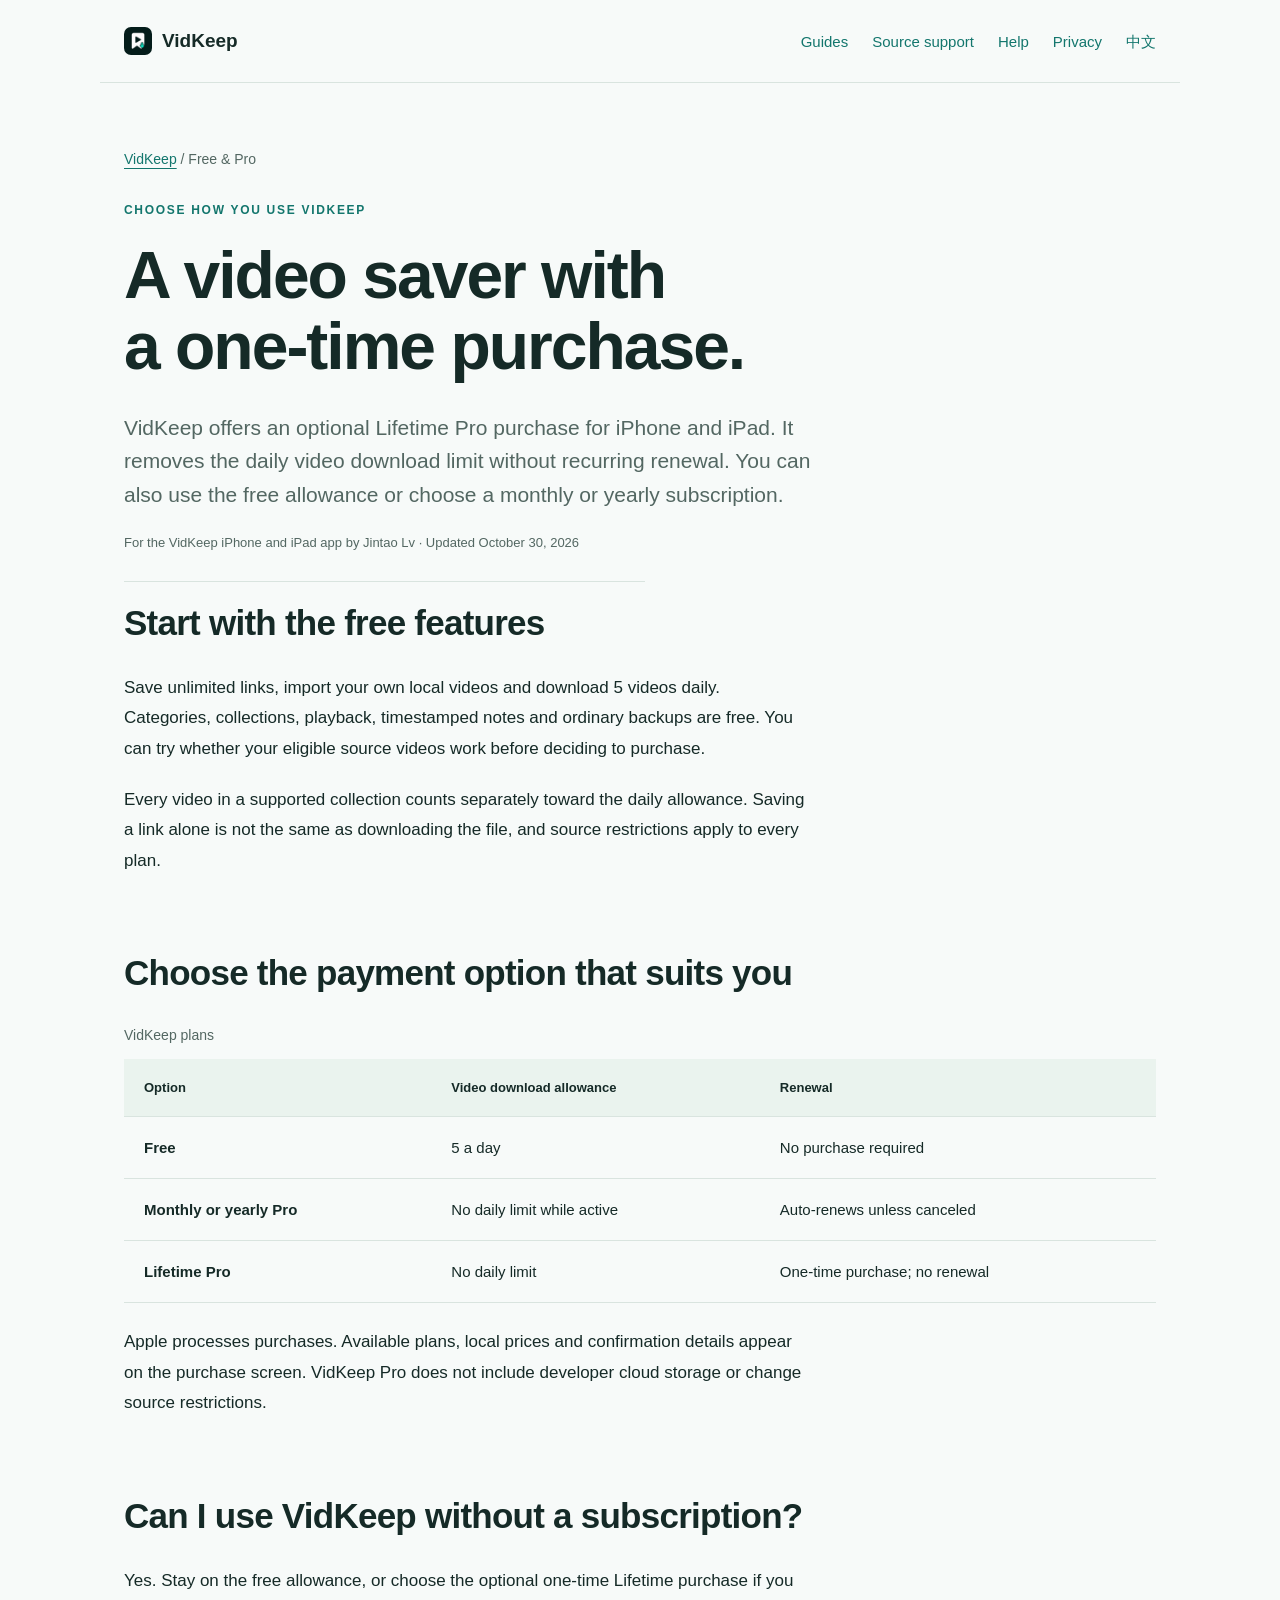
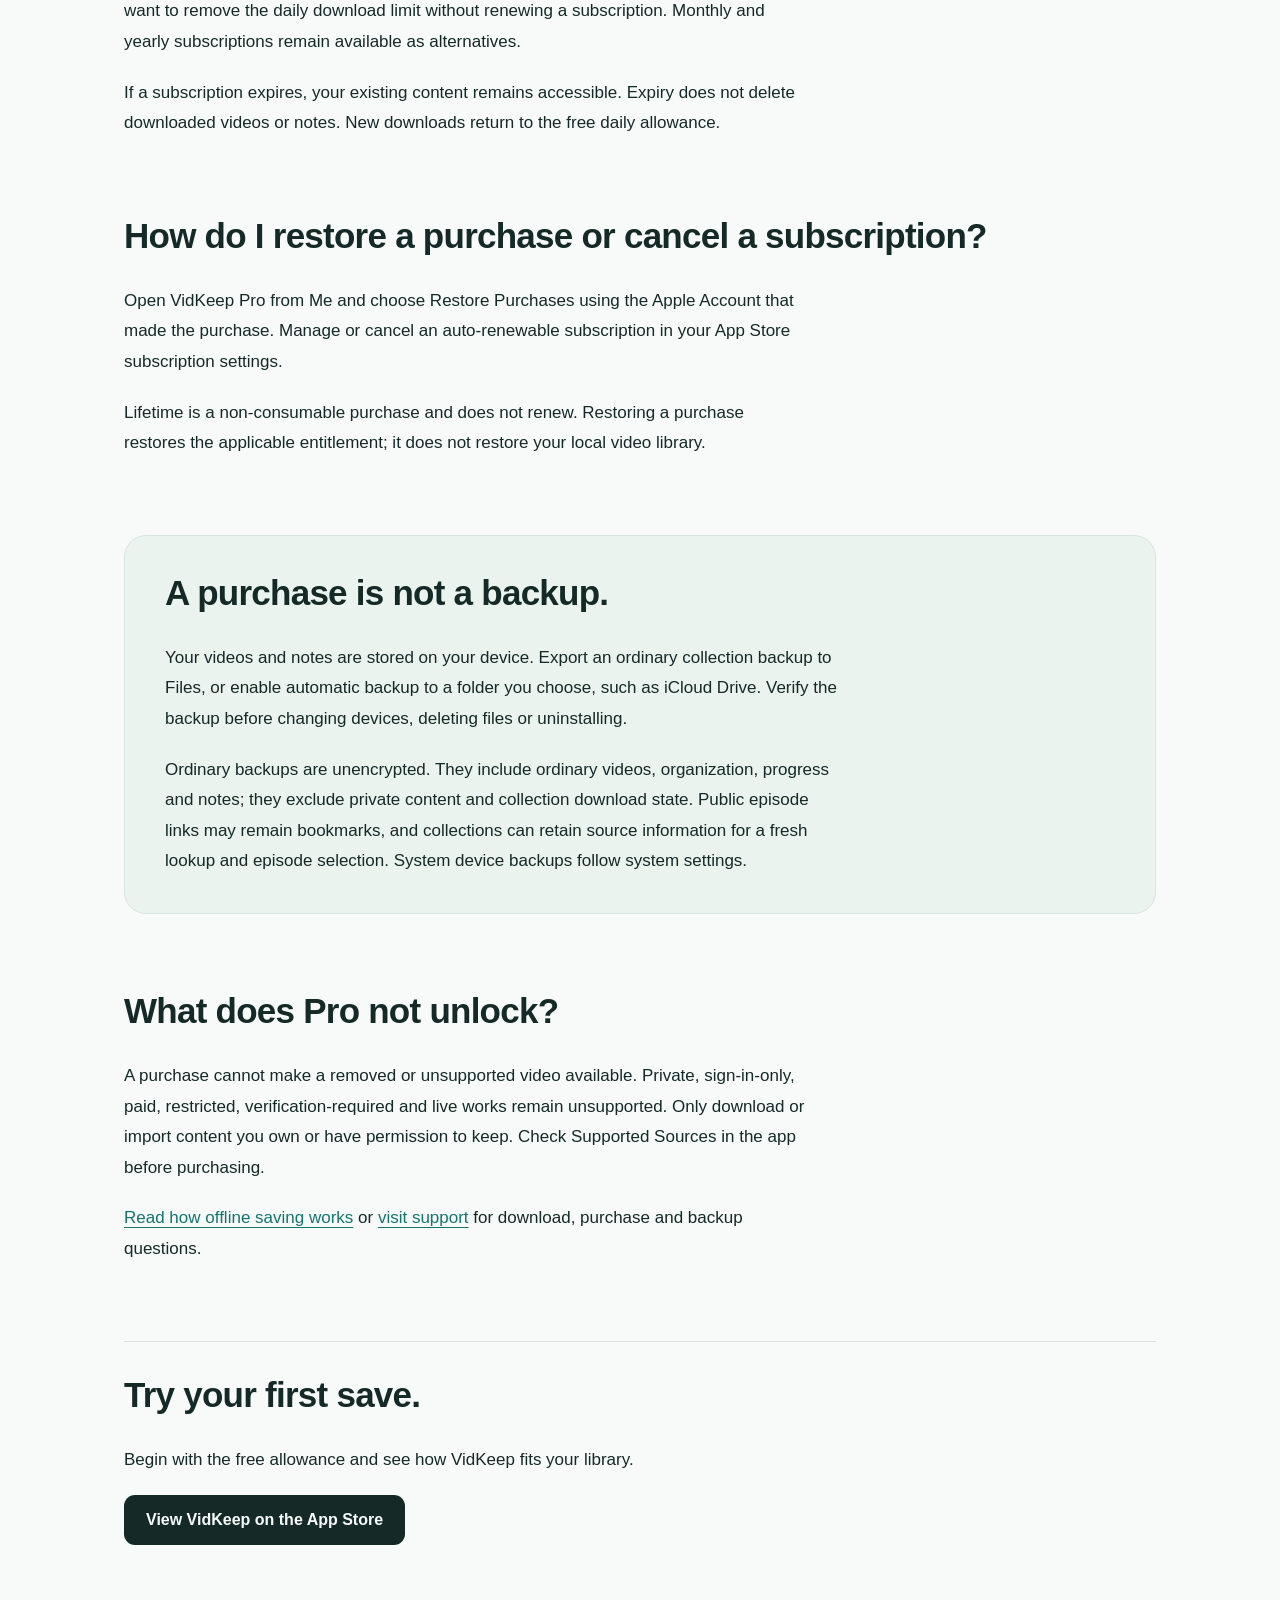
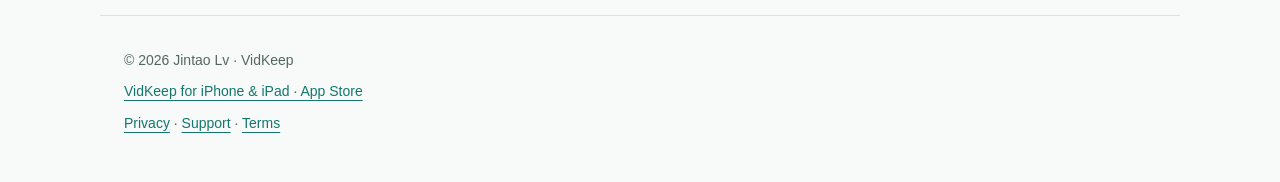
<file: en/guides/lifetime-video-saver/index.html>
<!doctype html>
<html lang="en"><head><meta charset="utf-8"><meta name="viewport" content="width=device-width,initial-scale=1"><meta name="apple-itunes-app" content="app-id=6816571849"><title>A Video Saver with a One-Time Purchase for iPhone | VidKeep</title><meta name="description" content="Looking for an iPhone video saver with a one-time purchase? Compare VidKeep&#x27;s free allowance, optional monthly and yearly subscriptions, and Lifetime Pro."><link rel="canonical" href="https://jacklv-coder.github.io/vidkeep-site/en/guides/lifetime-video-saver/"><meta property="og:type" content="website"><meta property="og:title" content="A Video Saver with a One-Time Purchase for iPhone | VidKeep"><meta property="og:description" content="Looking for an iPhone video saver with a one-time purchase? Compare VidKeep&#x27;s free allowance, optional monthly and yearly subscriptions, and Lifetime Pro."><meta property="og:url" content="https://jacklv-coder.github.io/vidkeep-site/en/guides/lifetime-video-saver/"><meta property="og:image" content="https://jacklv-coder.github.io/vidkeep-site/assets/icon.png"><meta property="og:site_name" content="VidKeep by Jintao Lv"><meta name="twitter:card" content="summary"><link rel="icon" href="../../../assets/icon.png"><link rel="stylesheet" href="../../../style.css"><script defer src="../../../assets/analytics.js?v=6c5130812b55"></script></head><body><a class="skip-link" href="#content">Skip to content</a><nav aria-label="Main navigation"><a class="brand" href="../../../en/"><img src="../../../assets/icon.png" width="28" height="28" alt=""><strong>VidKeep</strong></a><div><a href="../../../en/#guides">Guides</a><a href="../../../en/#source-support">Source support</a><a href="../../../support/#english">Help</a><a href="../../../privacy/#english">Privacy</a><a href="../../../" lang="zh-Hans" hreflang="zh-Hans">中文</a></div></nav><main id="content">
<p class="breadcrumb"><a href="../../">VidKeep</a> / Free &amp; Pro</p><div class="badge">CHOOSE HOW YOU USE VIDKEEP</div><h1>A video saver with<br>a one-time purchase.</h1><p class="lead">VidKeep offers an optional Lifetime Pro purchase for iPhone and iPad. It removes the daily video download limit without recurring renewal. You can also use the free allowance or choose a monthly or yearly subscription.</p><p class="article-meta">For the VidKeep iPhone and iPad app by Jintao Lv · Updated October 30, 2026</p>
<section><h2>Start with the free features</h2><p>Save unlimited links, import your own local videos and download 5 videos daily. Categories, collections, playback, timestamped notes and ordinary backups are free. You can try whether your eligible source videos work before deciding to purchase.</p><p>Every video in a supported collection counts separately toward the daily allowance. Saving a link alone is not the same as downloading the file, and source restrictions apply to every plan.</p></section>
<section><h2>Choose the payment option that suits you</h2><div class="table-scroll"><table><caption>VidKeep plans</caption><thead><tr><th scope="col">Option</th><th scope="col">Video download allowance</th><th scope="col">Renewal</th></tr></thead><tbody><tr><th scope="row">Free</th><td>5 a day</td><td>No purchase required</td></tr><tr><th scope="row">Monthly or yearly Pro</th><td>No daily limit while active</td><td>Auto-renews unless canceled</td></tr><tr><th scope="row">Lifetime Pro</th><td>No daily limit</td><td>One-time purchase; no renewal</td></tr></tbody></table></div><p>Apple processes purchases. Available plans, local prices and confirmation details appear on the purchase screen. VidKeep Pro does not include developer cloud storage or change source restrictions.</p></section>
<section><h2>Can I use VidKeep without a subscription?</h2><p>Yes. Stay on the free allowance, or choose the optional one-time Lifetime purchase if you want to remove the daily download limit without renewing a subscription. Monthly and yearly subscriptions remain available as alternatives.</p><p>If a subscription expires, your existing content remains accessible. Expiry does not delete downloaded videos or notes. New downloads return to the free daily allowance.</p></section>
<section><h2>How do I restore a purchase or cancel a subscription?</h2><p>Open VidKeep Pro from Me and choose Restore Purchases using the Apple Account that made the purchase. Manage or cancel an auto-renewable subscription in your App Store subscription settings.</p><p>Lifetime is a non-consumable purchase and does not renew. Restoring a purchase restores the applicable entitlement; it does not restore your local video library.</p></section>
<section id="backups" class="callout"><h2>A purchase is not a backup.</h2><p>Your videos and notes are stored on your device. Export an ordinary collection backup to Files, or enable automatic backup to a folder you choose, such as iCloud Drive. Verify the backup before changing devices, deleting files or uninstalling.</p><p>Ordinary backups are unencrypted. They include ordinary videos, organization, progress and notes; they exclude private content and collection download state. Public episode links may remain bookmarks, and collections can retain source information for a fresh lookup and episode selection. System device backups follow system settings.</p></section>
<section><h2>What does Pro not unlock?</h2><p>A purchase cannot make a removed or unsupported video available. Private, sign-in-only, paid, restricted, verification-required and live works remain unsupported. Only download or import content you own or have permission to keep. Check Supported Sources in the app before purchasing.</p><p><a href="../save-videos-offline/">Read how offline saving works</a> or <a href="../../../support/">visit support</a> for download, purchase and backup questions.</p></section>
<section class="next-guide"><h2>Try your first save.</h2><p>Begin with the free allowance and see how VidKeep fits your library.</p><a class="button" href="https://apps.apple.com/app/id6816571849">View VidKeep on the App Store</a></section>
</main><footer><p>© 2026 Jintao Lv · VidKeep</p><p><a href="https://apps.apple.com/app/id6816571849">VidKeep for iPhone &amp; iPad · App Store</a></p><p><a href="../../../privacy/#english">Privacy</a> · <a href="../../../support/#english">Support</a> · <a href="../../../terms/">Terms</a></p></footer></body></html>
</file>
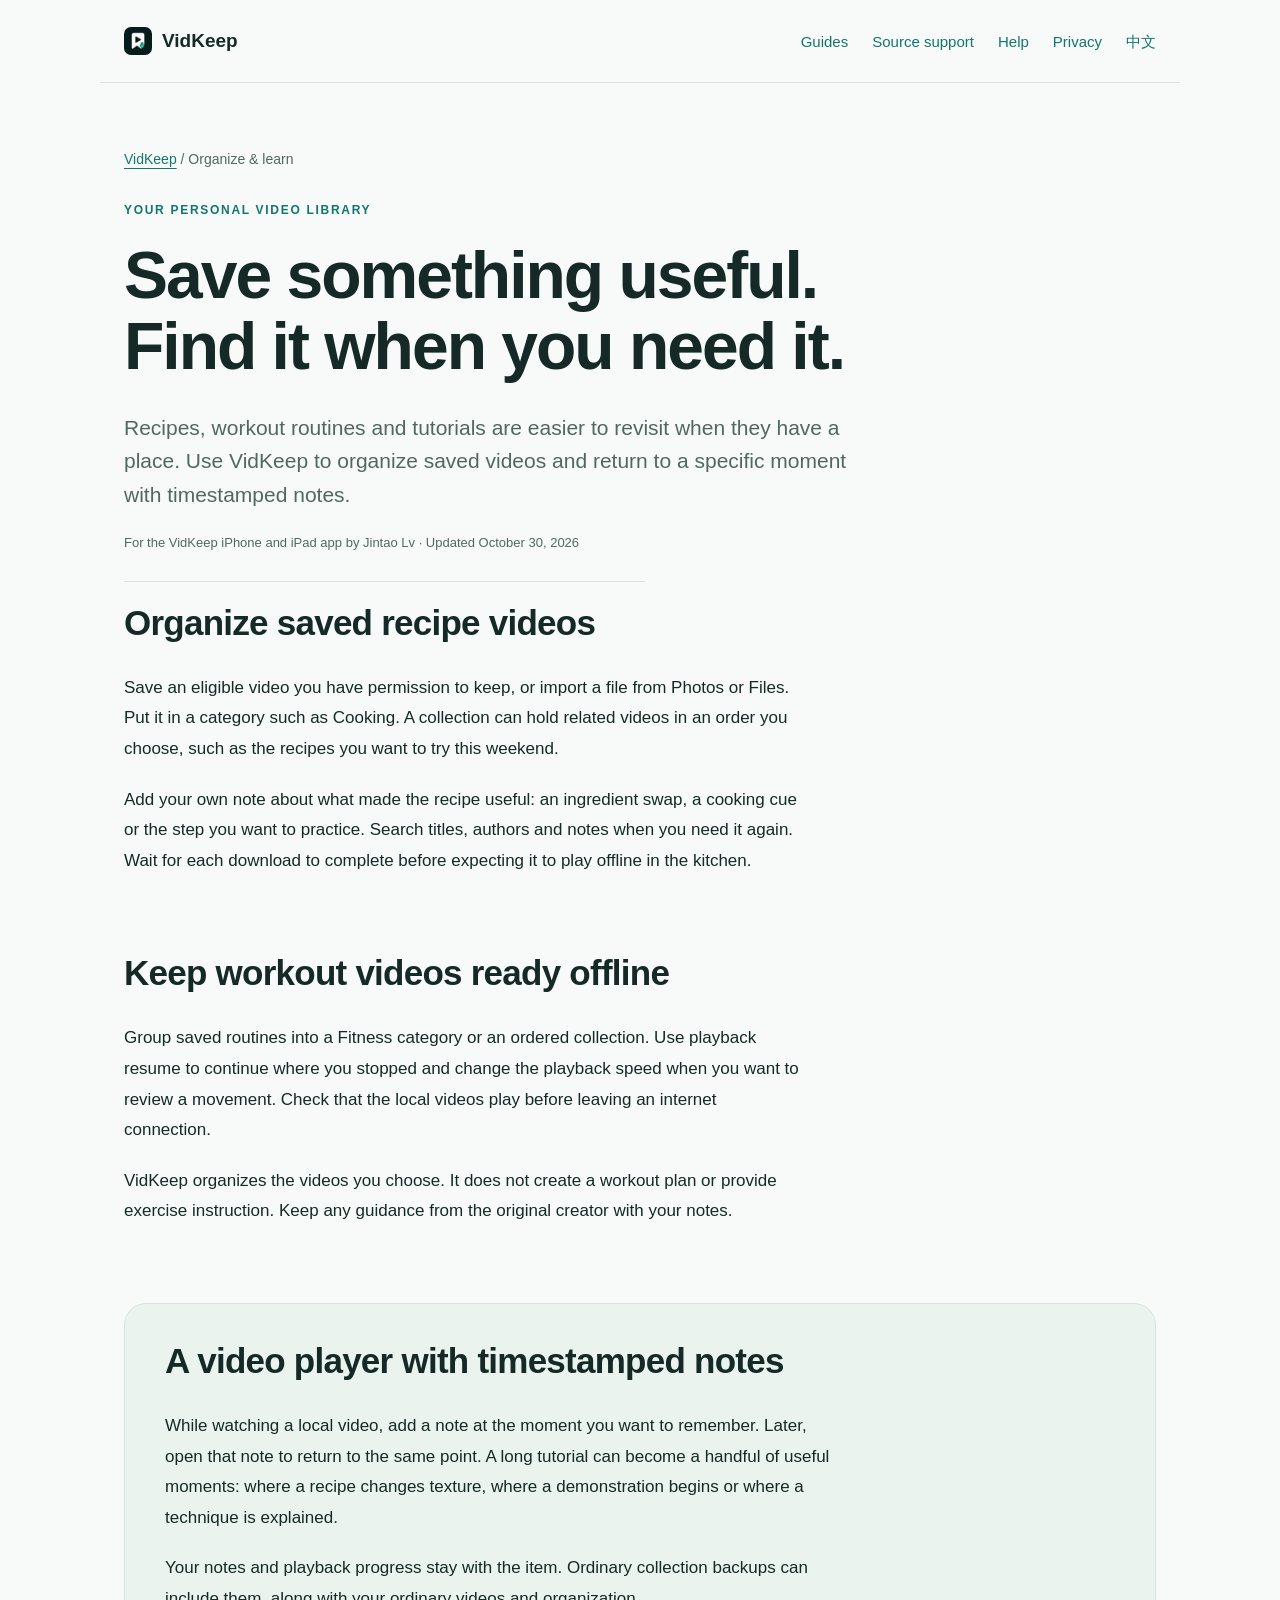
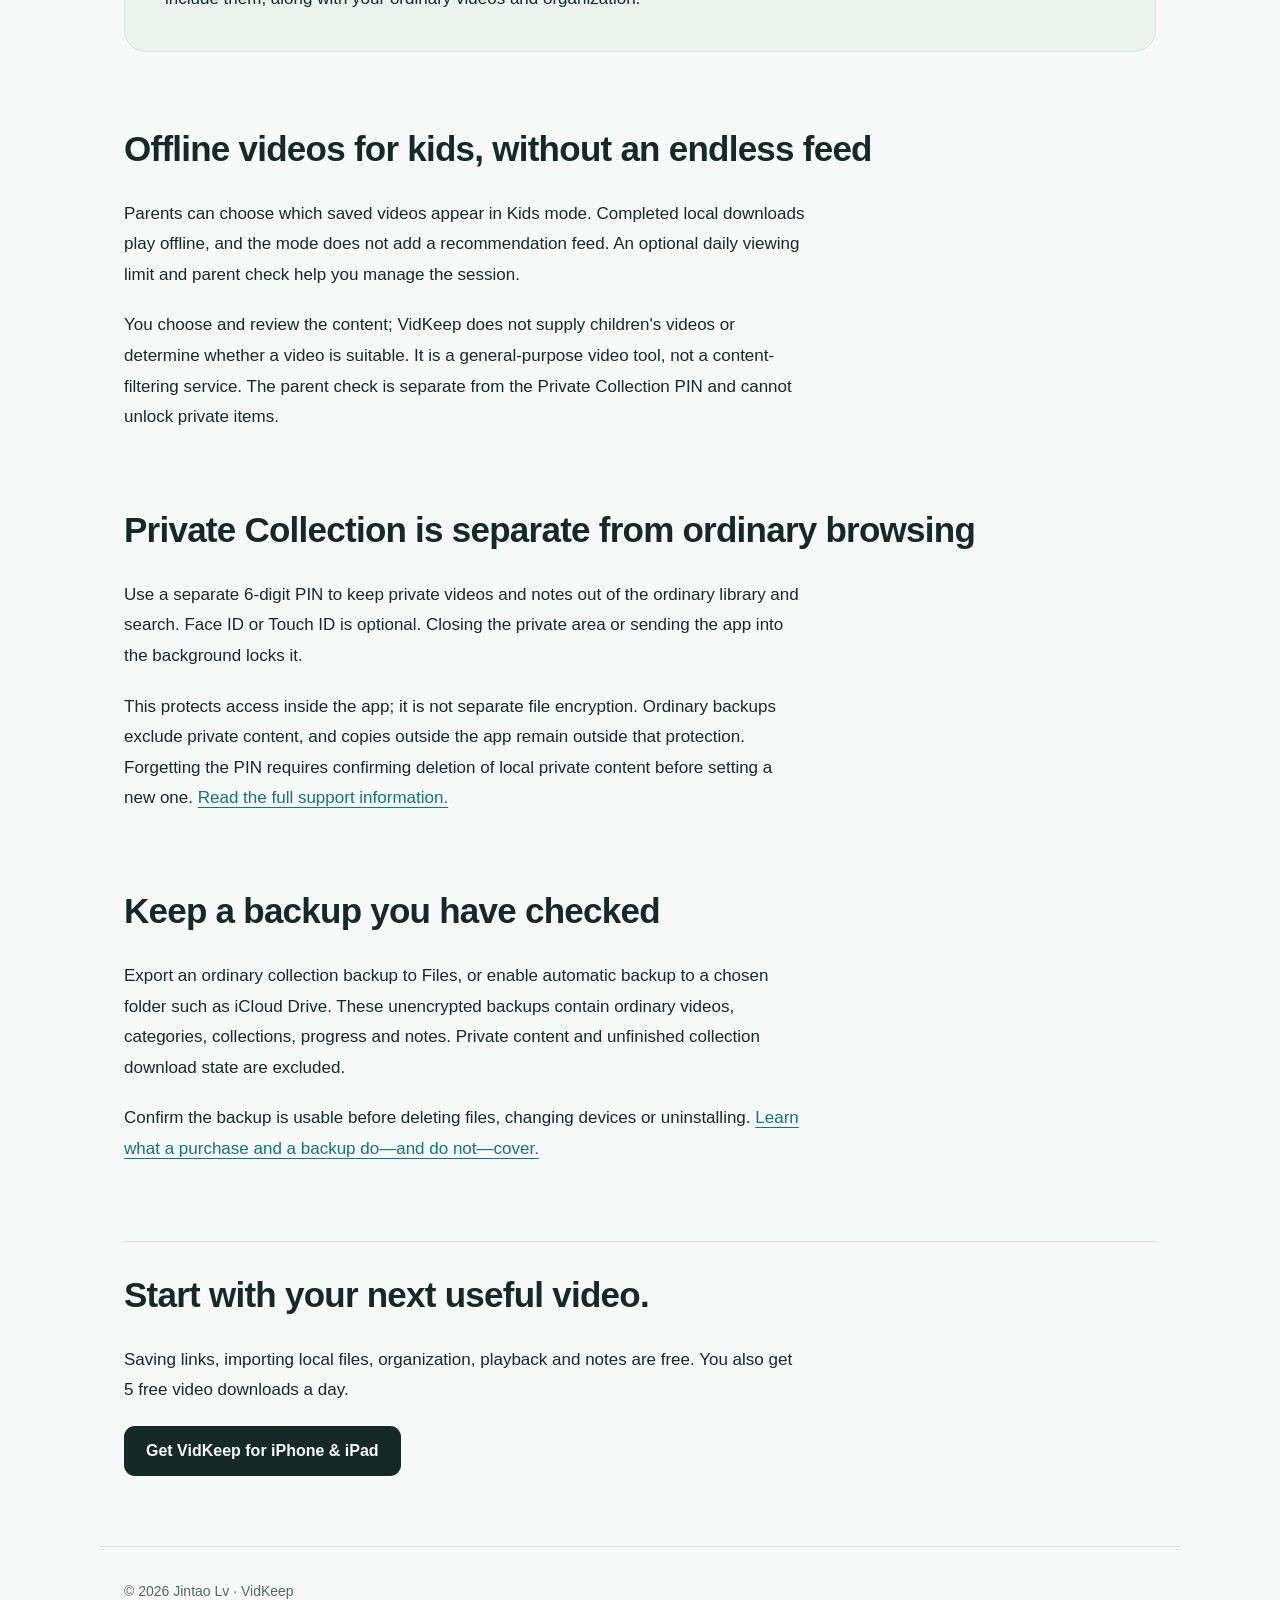
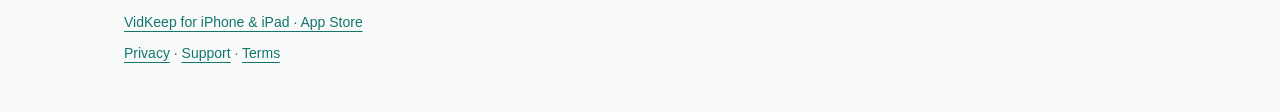
<file: en/guides/organize-video-library/index.html>
<!doctype html>
<html lang="en"><head><meta charset="utf-8"><meta name="viewport" content="width=device-width,initial-scale=1"><meta name="apple-itunes-app" content="app-id=6816571849"><title>Organize Recipe &amp; Workout Videos with Timestamped Notes | VidKeep</title><meta name="description" content="Organize saved recipe videos, workout clips and tutorials in VidKeep. Use collections, timestamped notes and selected offline videos without an endless feed."><link rel="canonical" href="https://jacklv-coder.github.io/vidkeep-site/en/guides/organize-video-library/"><meta property="og:type" content="website"><meta property="og:title" content="Organize Recipe &amp; Workout Videos with Timestamped Notes | VidKeep"><meta property="og:description" content="Organize saved recipe videos, workout clips and tutorials in VidKeep. Use collections, timestamped notes and selected offline videos without an endless feed."><meta property="og:url" content="https://jacklv-coder.github.io/vidkeep-site/en/guides/organize-video-library/"><meta property="og:image" content="https://jacklv-coder.github.io/vidkeep-site/assets/icon.png"><meta property="og:site_name" content="VidKeep by Jintao Lv"><meta name="twitter:card" content="summary"><link rel="icon" href="../../../assets/icon.png"><link rel="stylesheet" href="../../../style.css"><script defer src="../../../assets/analytics.js?v=6c5130812b55"></script></head><body><a class="skip-link" href="#content">Skip to content</a><nav aria-label="Main navigation"><a class="brand" href="../../../en/"><img src="../../../assets/icon.png" width="28" height="28" alt=""><strong>VidKeep</strong></a><div><a href="../../../en/#guides">Guides</a><a href="../../../en/#source-support">Source support</a><a href="../../../support/#english">Help</a><a href="../../../privacy/#english">Privacy</a><a href="../../../" lang="zh-Hans" hreflang="zh-Hans">中文</a></div></nav><main id="content">
<p class="breadcrumb"><a href="../../">VidKeep</a> / Organize &amp; learn</p><div class="badge">YOUR PERSONAL VIDEO LIBRARY</div><h1>Save something useful.<br>Find it when you need it.</h1><p class="lead">Recipes, workout routines and tutorials are easier to revisit when they have a place. Use VidKeep to organize saved videos and return to a specific moment with timestamped notes.</p><p class="article-meta">For the VidKeep iPhone and iPad app by Jintao Lv · Updated October 30, 2026</p>
<section><h2>Organize saved recipe videos</h2><p>Save an eligible video you have permission to keep, or import a file from Photos or Files. Put it in a category such as Cooking. A collection can hold related videos in an order you choose, such as the recipes you want to try this weekend.</p><p>Add your own note about what made the recipe useful: an ingredient swap, a cooking cue or the step you want to practice. Search titles, authors and notes when you need it again. Wait for each download to complete before expecting it to play offline in the kitchen.</p></section>
<section><h2>Keep workout videos ready offline</h2><p>Group saved routines into a Fitness category or an ordered collection. Use playback resume to continue where you stopped and change the playback speed when you want to review a movement. Check that the local videos play before leaving an internet connection.</p><p>VidKeep organizes the videos you choose. It does not create a workout plan or provide exercise instruction. Keep any guidance from the original creator with your notes.</p></section>
<section id="timestamped-notes" class="callout"><h2>A video player with timestamped notes</h2><p>While watching a local video, add a note at the moment you want to remember. Later, open that note to return to the same point. A long tutorial can become a handful of useful moments: where a recipe changes texture, where a demonstration begins or where a technique is explained.</p><p>Your notes and playback progress stay with the item. Ordinary collection backups can include them, along with your ordinary videos and organization.</p></section>
<section id="chosen-videos"><h2>Offline videos for kids, without an endless feed</h2><p>Parents can choose which saved videos appear in Kids mode. Completed local downloads play offline, and the mode does not add a recommendation feed. An optional daily viewing limit and parent check help you manage the session.</p><p>You choose and review the content; VidKeep does not supply children's videos or determine whether a video is suitable. It is a general-purpose video tool, not a content-filtering service. The parent check is separate from the Private Collection PIN and cannot unlock private items.</p></section>
<section><h2>Private Collection is separate from ordinary browsing</h2><p>Use a separate 6-digit PIN to keep private videos and notes out of the ordinary library and search. Face ID or Touch ID is optional. Closing the private area or sending the app into the background locks it.</p><p>This protects access inside the app; it is not separate file encryption. Ordinary backups exclude private content, and copies outside the app remain outside that protection. Forgetting the PIN requires confirming deletion of local private content before setting a new one. <a href="../../../support/">Read the full support information.</a></p></section>
<section><h2>Keep a backup you have checked</h2><p>Export an ordinary collection backup to Files, or enable automatic backup to a chosen folder such as iCloud Drive. These unencrypted backups contain ordinary videos, categories, collections, progress and notes. Private content and unfinished collection download state are excluded.</p><p>Confirm the backup is usable before deleting files, changing devices or uninstalling. <a href="../lifetime-video-saver/#backups">Learn what a purchase and a backup do—and do not—cover.</a></p></section>
<section class="next-guide"><h2>Start with your next useful video.</h2><p>Saving links, importing local files, organization, playback and notes are free. You also get 5 free video downloads a day.</p><a class="button" href="https://apps.apple.com/app/id6816571849">Get VidKeep for iPhone &amp; iPad</a></section>
</main><footer><p>© 2026 Jintao Lv · VidKeep</p><p><a href="https://apps.apple.com/app/id6816571849">VidKeep for iPhone &amp; iPad · App Store</a></p><p><a href="../../../privacy/#english">Privacy</a> · <a href="../../../support/#english">Support</a> · <a href="../../../terms/">Terms</a></p></footer></body></html>
</file>
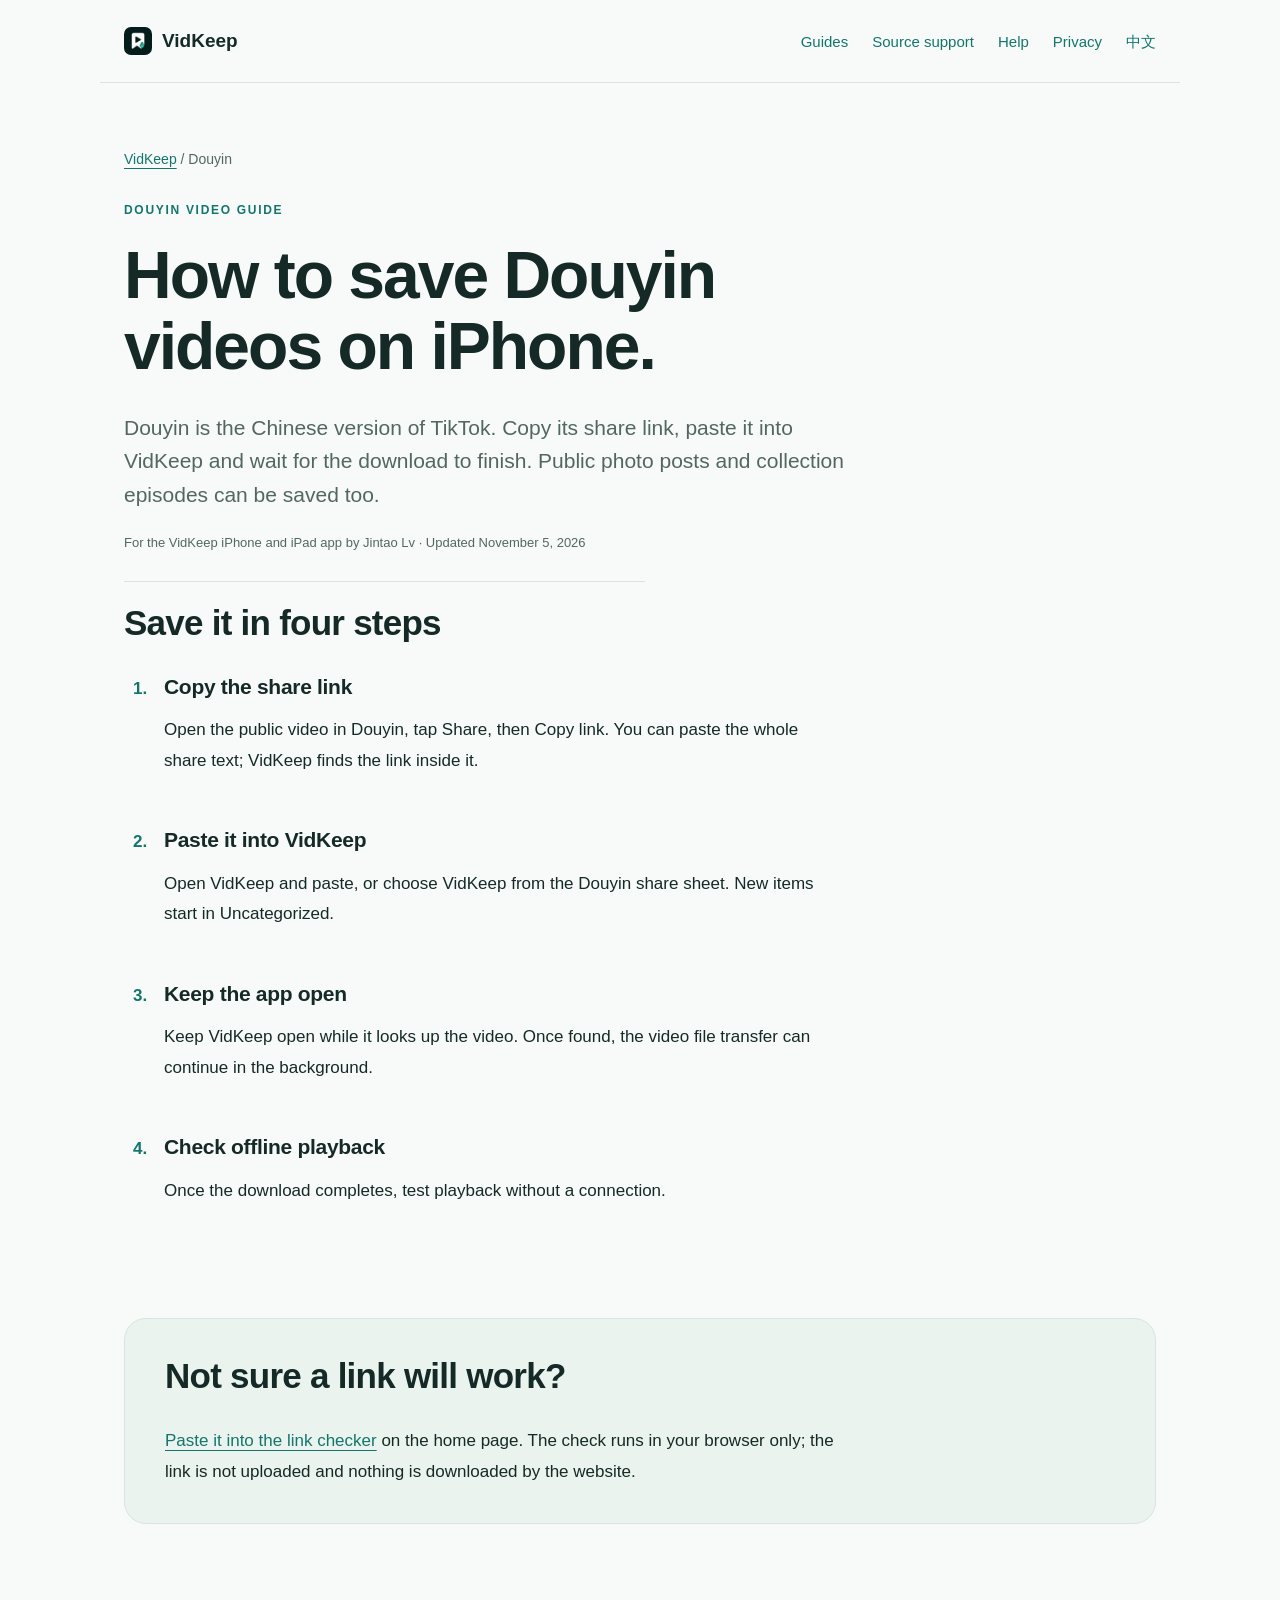
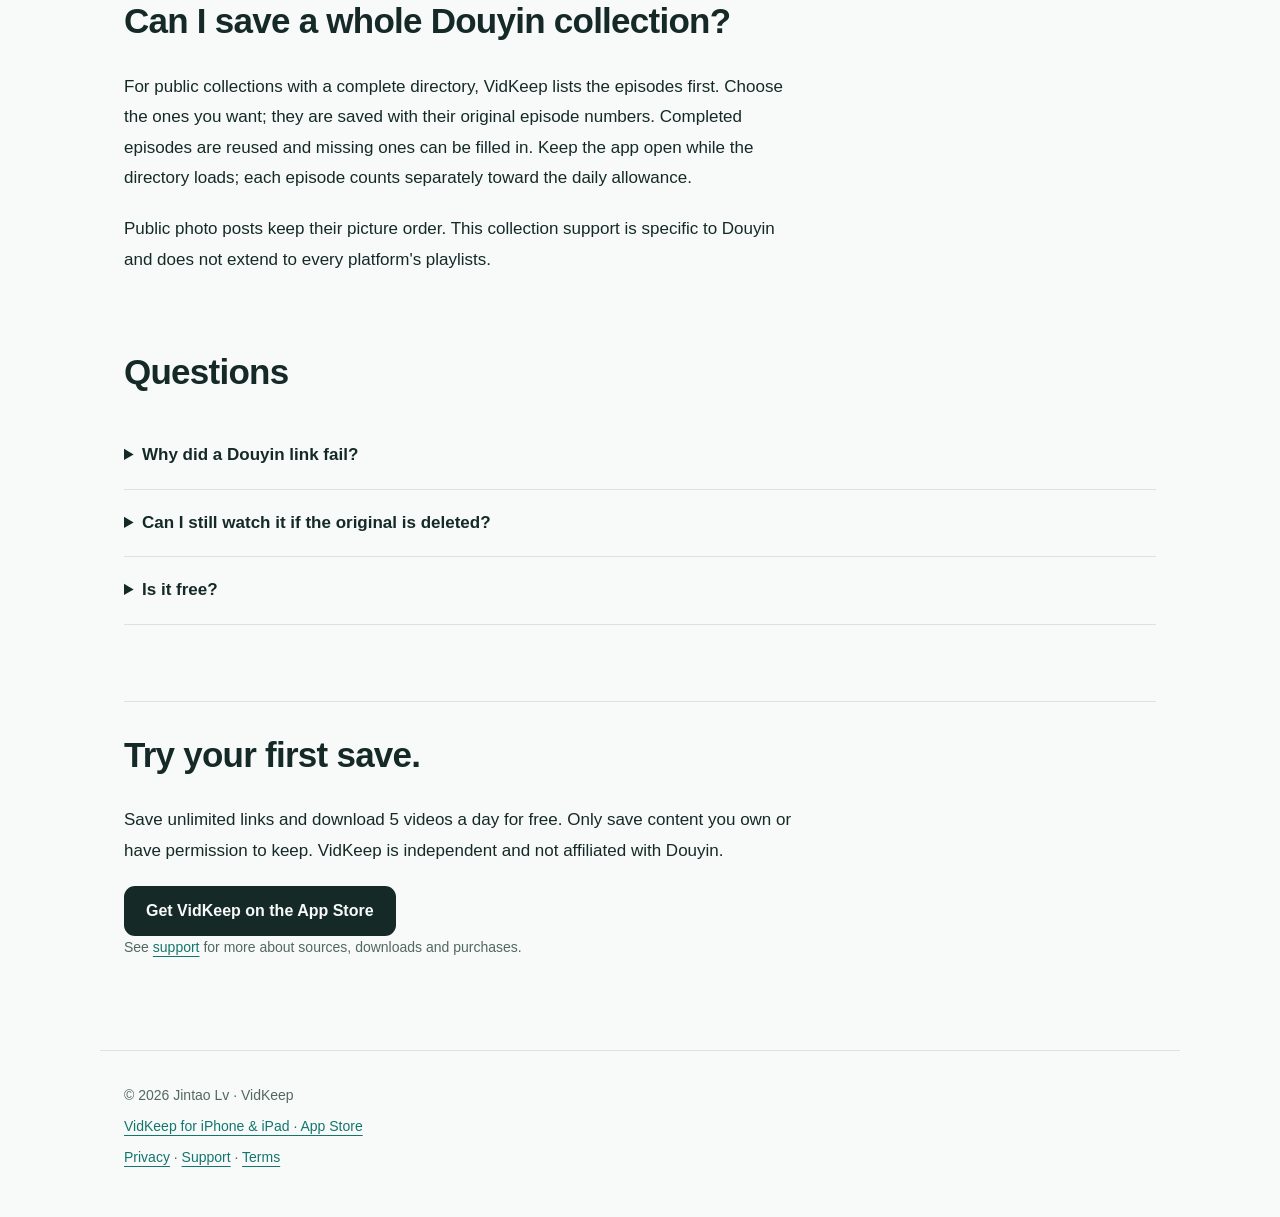
<file: en/guides/save-douyin-video-iphone/index.html>
<!doctype html>
<html lang="en"><head><meta charset="utf-8"><meta name="viewport" content="width=device-width,initial-scale=1"><meta name="apple-itunes-app" content="app-id=6816571849"><title>How to Save Douyin Videos on iPhone | VidKeep</title><meta name="description" content="Save public Douyin videos on iPhone: paste the share link or share text into VidKeep and watch offline. Public photo posts and collection episodes are supported too."><link rel="canonical" href="https://jacklv-coder.github.io/vidkeep-site/en/guides/save-douyin-video-iphone/"><link rel="alternate" hreflang="zh-Hans" href="https://jacklv-coder.github.io/vidkeep-site/guides/save-douyin-video/"><link rel="alternate" hreflang="en" href="https://jacklv-coder.github.io/vidkeep-site/en/guides/save-douyin-video-iphone/"><link rel="alternate" hreflang="x-default" href="https://jacklv-coder.github.io/vidkeep-site/en/guides/save-douyin-video-iphone/"><meta property="og:type" content="website"><meta property="og:title" content="How to Save Douyin Videos on iPhone | VidKeep"><meta property="og:description" content="Save public Douyin videos on iPhone: paste the share link or share text into VidKeep and watch offline. Public photo posts and collection episodes are supported too."><meta property="og:url" content="https://jacklv-coder.github.io/vidkeep-site/en/guides/save-douyin-video-iphone/"><meta property="og:image" content="https://jacklv-coder.github.io/vidkeep-site/assets/icon.png"><meta property="og:site_name" content="VidKeep by Jintao Lv"><meta name="twitter:card" content="summary"><link rel="icon" href="../../../assets/icon.png"><link rel="stylesheet" href="../../../style.css"><script defer src="../../../assets/analytics.js?v=6c5130812b55"></script></head><body><a class="skip-link" href="#content">Skip to content</a><nav aria-label="Main navigation"><a class="brand" href="../../../en/"><img src="../../../assets/icon.png" width="28" height="28" alt=""><strong>VidKeep</strong></a><div><a href="../../../en/#guides">Guides</a><a href="../../../en/#source-support">Source support</a><a href="../../../support/#english">Help</a><a href="../../../privacy/#english">Privacy</a><a href="../../../guides/save-douyin-video/" lang="zh-Hans" hreflang="zh-Hans">中文</a></div></nav><main id="content">
<p class="breadcrumb"><a href="../../">VidKeep</a> / Douyin</p><div class="badge">DOUYIN VIDEO GUIDE</div><h1>How to save Douyin<br>videos on iPhone.</h1><p class="lead">Douyin is the Chinese version of TikTok. Copy its share link, paste it into VidKeep and wait for the download to finish. Public photo posts and collection episodes can be saved too.</p><p class="article-meta">For the VidKeep iPhone and iPad app by Jintao Lv · Updated November 5, 2026</p>
<section><h2>Save it in four steps</h2><ol class="steps"><li><h3>Copy the share link</h3><p>Open the public video in Douyin, tap Share, then Copy link. You can paste the whole share text; VidKeep finds the link inside it.</p></li><li><h3>Paste it into VidKeep</h3><p>Open VidKeep and paste, or choose VidKeep from the Douyin share sheet. New items start in Uncategorized.</p></li><li><h3>Keep the app open</h3><p>Keep VidKeep open while it looks up the video. Once found, the video file transfer can continue in the background.</p></li><li><h3>Check offline playback</h3><p>Once the download completes, test playback without a connection.</p></li></ol></section>
<section class="callout"><h2>Not sure a link will work?</h2><p><a href="../../#check-link">Paste it into the link checker</a> on the home page. The check runs in your browser only; the link is not uploaded and nothing is downloaded by the website.</p></section>
<section id="collections"><h2>Can I save a whole Douyin collection?</h2><p>For public collections with a complete directory, VidKeep lists the episodes first. Choose the ones you want; they are saved with their original episode numbers. Completed episodes are reused and missing ones can be filled in. Keep the app open while the directory loads; each episode counts separately toward the daily allowance.</p><p>Public photo posts keep their picture order. This collection support is specific to Douyin and does not extend to every platform's playlists.</p></section>
<section><h2>Questions</h2><details><summary>Why did a Douyin link fail?</summary><p>The post may have been removed, or be private, sign-in-only, paid, restricted or verification-required. Live streams are not supported. VidKeep does not bypass these restrictions, and Pro does not change them. Some temporary failures can be retried.</p></details><details><summary>Can I still watch it if the original is deleted?</summary><p>Yes, if the download completed and the local file is still on your device. VidKeep cannot recover a post that was removed before you saved it.</p></details><details><summary>Is it free?</summary><p>Saving links is unlimited and you get 5 free video downloads a day. Organizing, playback, timestamped notes and ordinary backups are free. Monthly, yearly or one-time Lifetime Pro removes the daily download limit; source restrictions still apply.</p></details></section>
<section class="next-guide"><h2>Try your first save.</h2><p>Save unlimited links and download 5 videos a day for free. Only save content you own or have permission to keep. VidKeep is independent and not affiliated with Douyin.</p><a class="button" href="https://apps.apple.com/app/id6816571849">Get VidKeep on the App Store</a><p class="small muted">See <a href="../../../support/#english">support</a> for more about sources, downloads and purchases.</p></section>
</main><footer><p>© 2026 Jintao Lv · VidKeep</p><p><a href="https://apps.apple.com/app/id6816571849">VidKeep for iPhone &amp; iPad · App Store</a></p><p><a href="../../../privacy/#english">Privacy</a> · <a href="../../../support/#english">Support</a> · <a href="../../../terms/">Terms</a></p></footer></body></html>
</file>
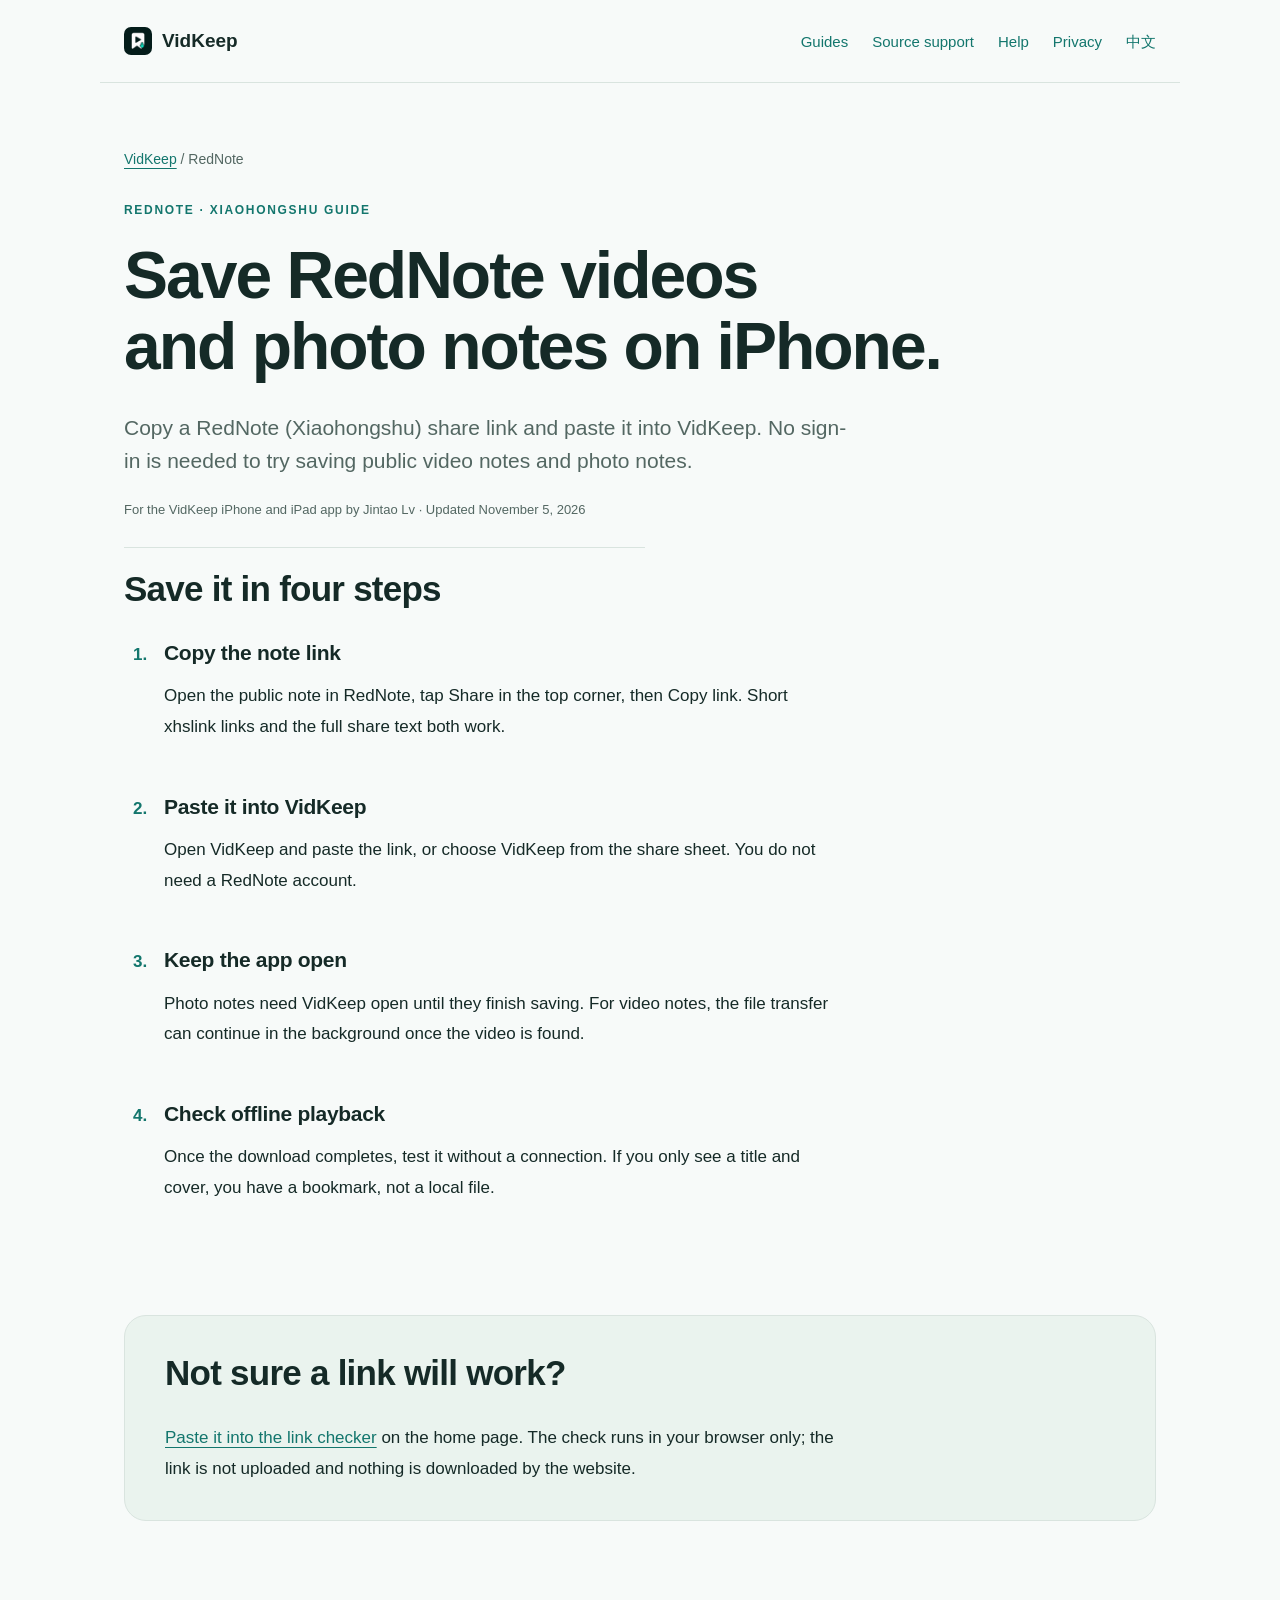
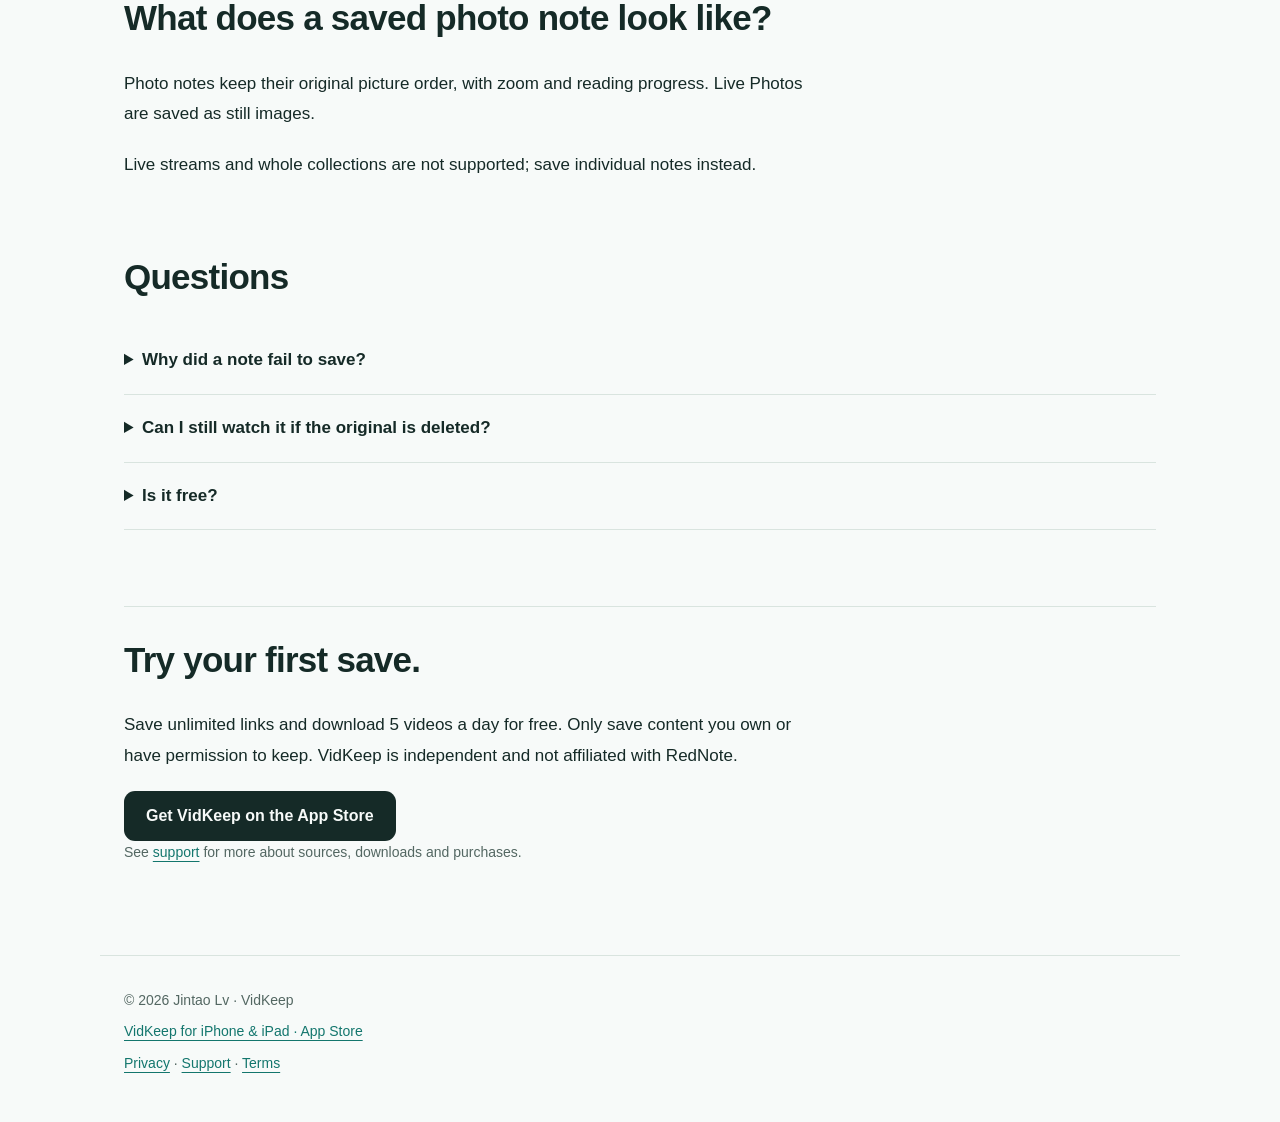
<file: en/guides/save-rednote-xiaohongshu-iphone/index.html>
<!doctype html>
<html lang="en"><head><meta charset="utf-8"><meta name="viewport" content="width=device-width,initial-scale=1"><meta name="apple-itunes-app" content="app-id=6816571849"><title>How to Save RedNote (Xiaohongshu) Videos and Photos on iPhone | VidKeep</title><meta name="description" content="Save public RedNote (Xiaohongshu) video and photo notes on iPhone without signing in. Paste the share link into VidKeep; photo notes keep their order."><link rel="canonical" href="https://jacklv-coder.github.io/vidkeep-site/en/guides/save-rednote-xiaohongshu-iphone/"><link rel="alternate" hreflang="zh-Hans" href="https://jacklv-coder.github.io/vidkeep-site/guides/save-xiaohongshu/"><link rel="alternate" hreflang="en" href="https://jacklv-coder.github.io/vidkeep-site/en/guides/save-rednote-xiaohongshu-iphone/"><link rel="alternate" hreflang="x-default" href="https://jacklv-coder.github.io/vidkeep-site/en/guides/save-rednote-xiaohongshu-iphone/"><meta property="og:type" content="website"><meta property="og:title" content="How to Save RedNote (Xiaohongshu) Videos and Photos on iPhone | VidKeep"><meta property="og:description" content="Save public RedNote (Xiaohongshu) video and photo notes on iPhone without signing in. Paste the share link into VidKeep; photo notes keep their order."><meta property="og:url" content="https://jacklv-coder.github.io/vidkeep-site/en/guides/save-rednote-xiaohongshu-iphone/"><meta property="og:image" content="https://jacklv-coder.github.io/vidkeep-site/assets/icon.png"><meta property="og:site_name" content="VidKeep by Jintao Lv"><meta name="twitter:card" content="summary"><link rel="icon" href="../../../assets/icon.png"><link rel="stylesheet" href="../../../style.css"><script defer src="../../../assets/analytics.js?v=6c5130812b55"></script></head><body><a class="skip-link" href="#content">Skip to content</a><nav aria-label="Main navigation"><a class="brand" href="../../../en/"><img src="../../../assets/icon.png" width="28" height="28" alt=""><strong>VidKeep</strong></a><div><a href="../../../en/#guides">Guides</a><a href="../../../en/#source-support">Source support</a><a href="../../../support/#english">Help</a><a href="../../../privacy/#english">Privacy</a><a href="../../../guides/save-xiaohongshu/" lang="zh-Hans" hreflang="zh-Hans">中文</a></div></nav><main id="content">
<p class="breadcrumb"><a href="../../">VidKeep</a> / RedNote</p><div class="badge">REDNOTE · XIAOHONGSHU GUIDE</div><h1>Save RedNote videos<br>and photo notes on iPhone.</h1><p class="lead">Copy a RedNote (Xiaohongshu) share link and paste it into VidKeep. No sign-in is needed to try saving public video notes and photo notes.</p><p class="article-meta">For the VidKeep iPhone and iPad app by Jintao Lv · Updated November 5, 2026</p>
<section><h2>Save it in four steps</h2><ol class="steps"><li><h3>Copy the note link</h3><p>Open the public note in RedNote, tap Share in the top corner, then Copy link. Short xhslink links and the full share text both work.</p></li><li><h3>Paste it into VidKeep</h3><p>Open VidKeep and paste the link, or choose VidKeep from the share sheet. You do not need a RedNote account.</p></li><li><h3>Keep the app open</h3><p>Photo notes need VidKeep open until they finish saving. For video notes, the file transfer can continue in the background once the video is found.</p></li><li><h3>Check offline playback</h3><p>Once the download completes, test it without a connection. If you only see a title and cover, you have a bookmark, not a local file.</p></li></ol></section>
<section class="callout"><h2>Not sure a link will work?</h2><p><a href="../../#check-link">Paste it into the link checker</a> on the home page. The check runs in your browser only; the link is not uploaded and nothing is downloaded by the website.</p></section>
<section id="photo-notes"><h2>What does a saved photo note look like?</h2><p>Photo notes keep their original picture order, with zoom and reading progress. Live Photos are saved as still images.</p><p>Live streams and whole collections are not supported; save individual notes instead.</p></section>
<section><h2>Questions</h2><details><summary>Why did a note fail to save?</summary><p>The post may have been removed, or be private, sign-in-only, paid, restricted or verification-required. Live streams are not supported. VidKeep does not bypass these restrictions, and Pro does not change them. Some temporary failures can be retried.</p></details><details><summary>Can I still watch it if the original is deleted?</summary><p>Yes, if the download completed and the local file is still on your device. VidKeep cannot recover a post that was removed before you saved it.</p></details><details><summary>Is it free?</summary><p>Saving links is unlimited and you get 5 free video downloads a day. Organizing, playback, timestamped notes and ordinary backups are free. Monthly, yearly or one-time Lifetime Pro removes the daily download limit; source restrictions still apply.</p></details></section>
<section class="next-guide"><h2>Try your first save.</h2><p>Save unlimited links and download 5 videos a day for free. Only save content you own or have permission to keep. VidKeep is independent and not affiliated with RedNote.</p><a class="button" href="https://apps.apple.com/app/id6816571849">Get VidKeep on the App Store</a><p class="small muted">See <a href="../../../support/#english">support</a> for more about sources, downloads and purchases.</p></section>
</main><footer><p>© 2026 Jintao Lv · VidKeep</p><p><a href="https://apps.apple.com/app/id6816571849">VidKeep for iPhone &amp; iPad · App Store</a></p><p><a href="../../../privacy/#english">Privacy</a> · <a href="../../../support/#english">Support</a> · <a href="../../../terms/">Terms</a></p></footer></body></html>
</file>
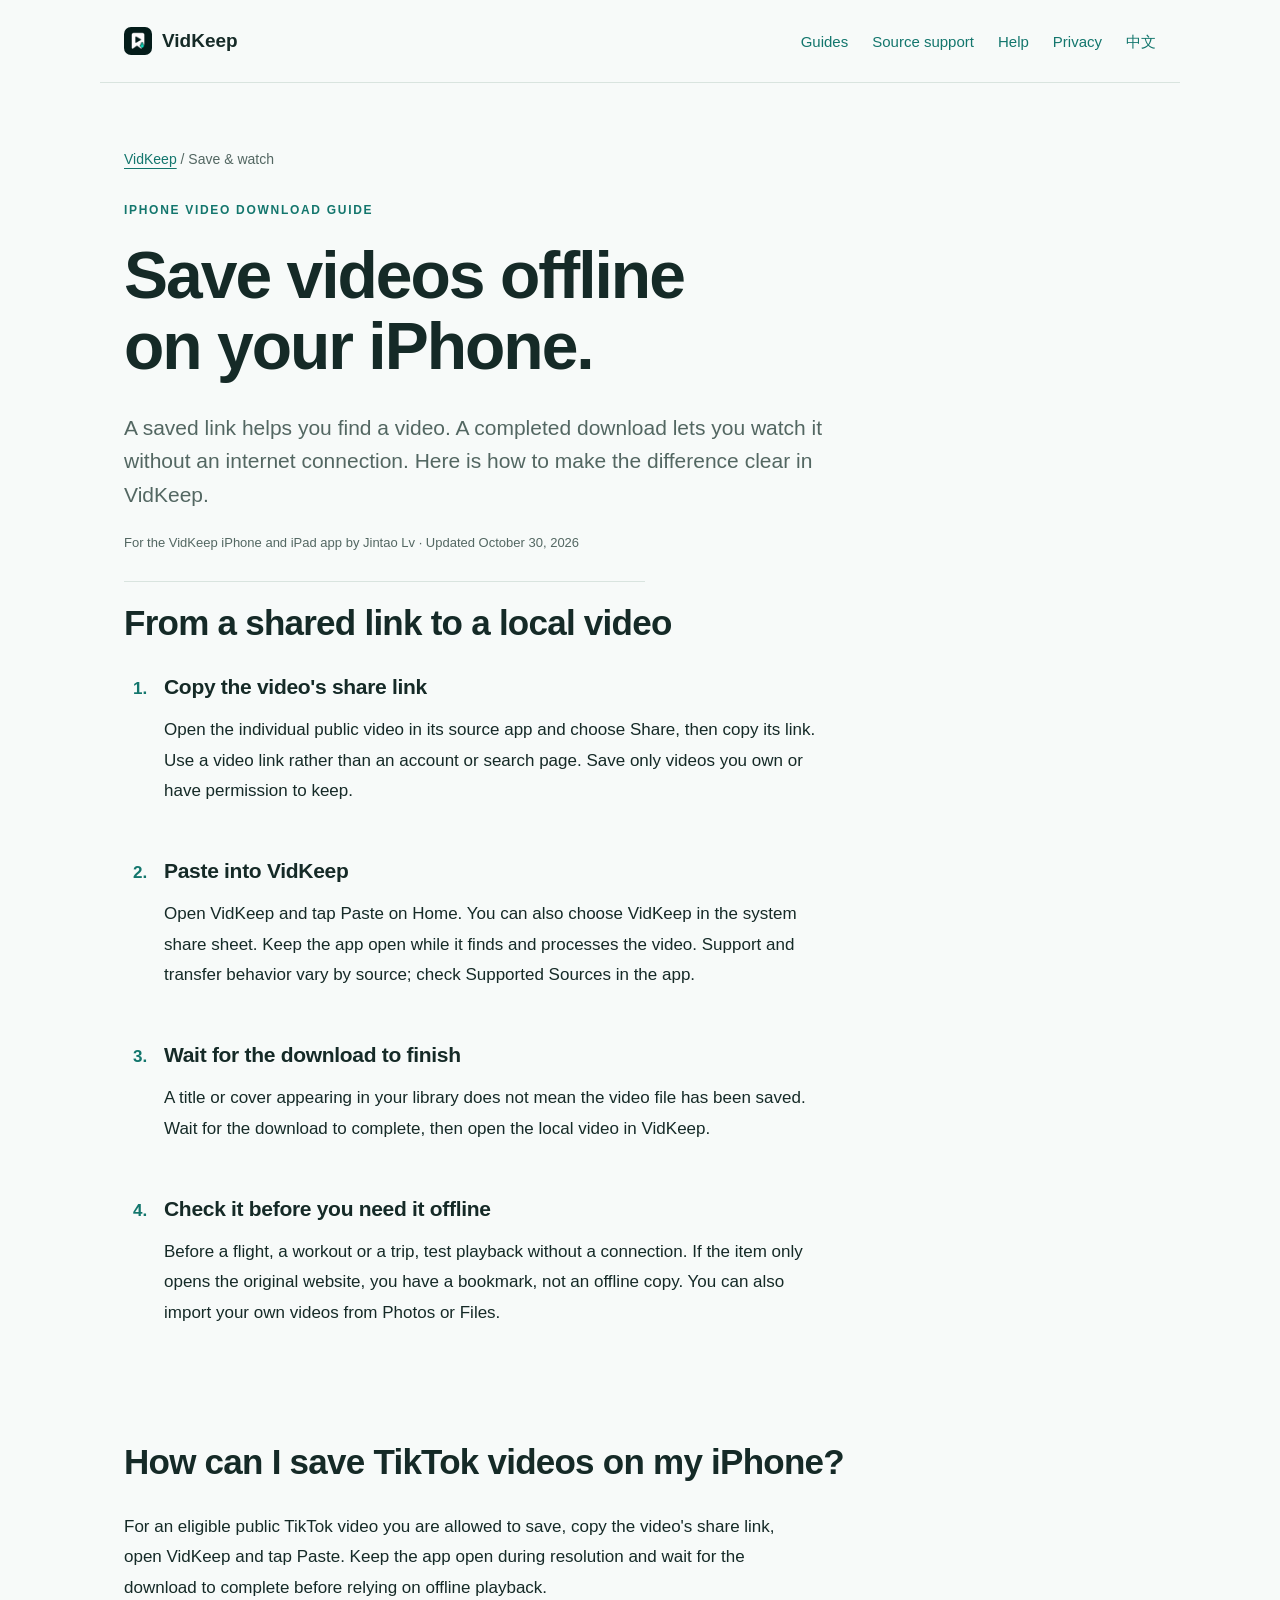
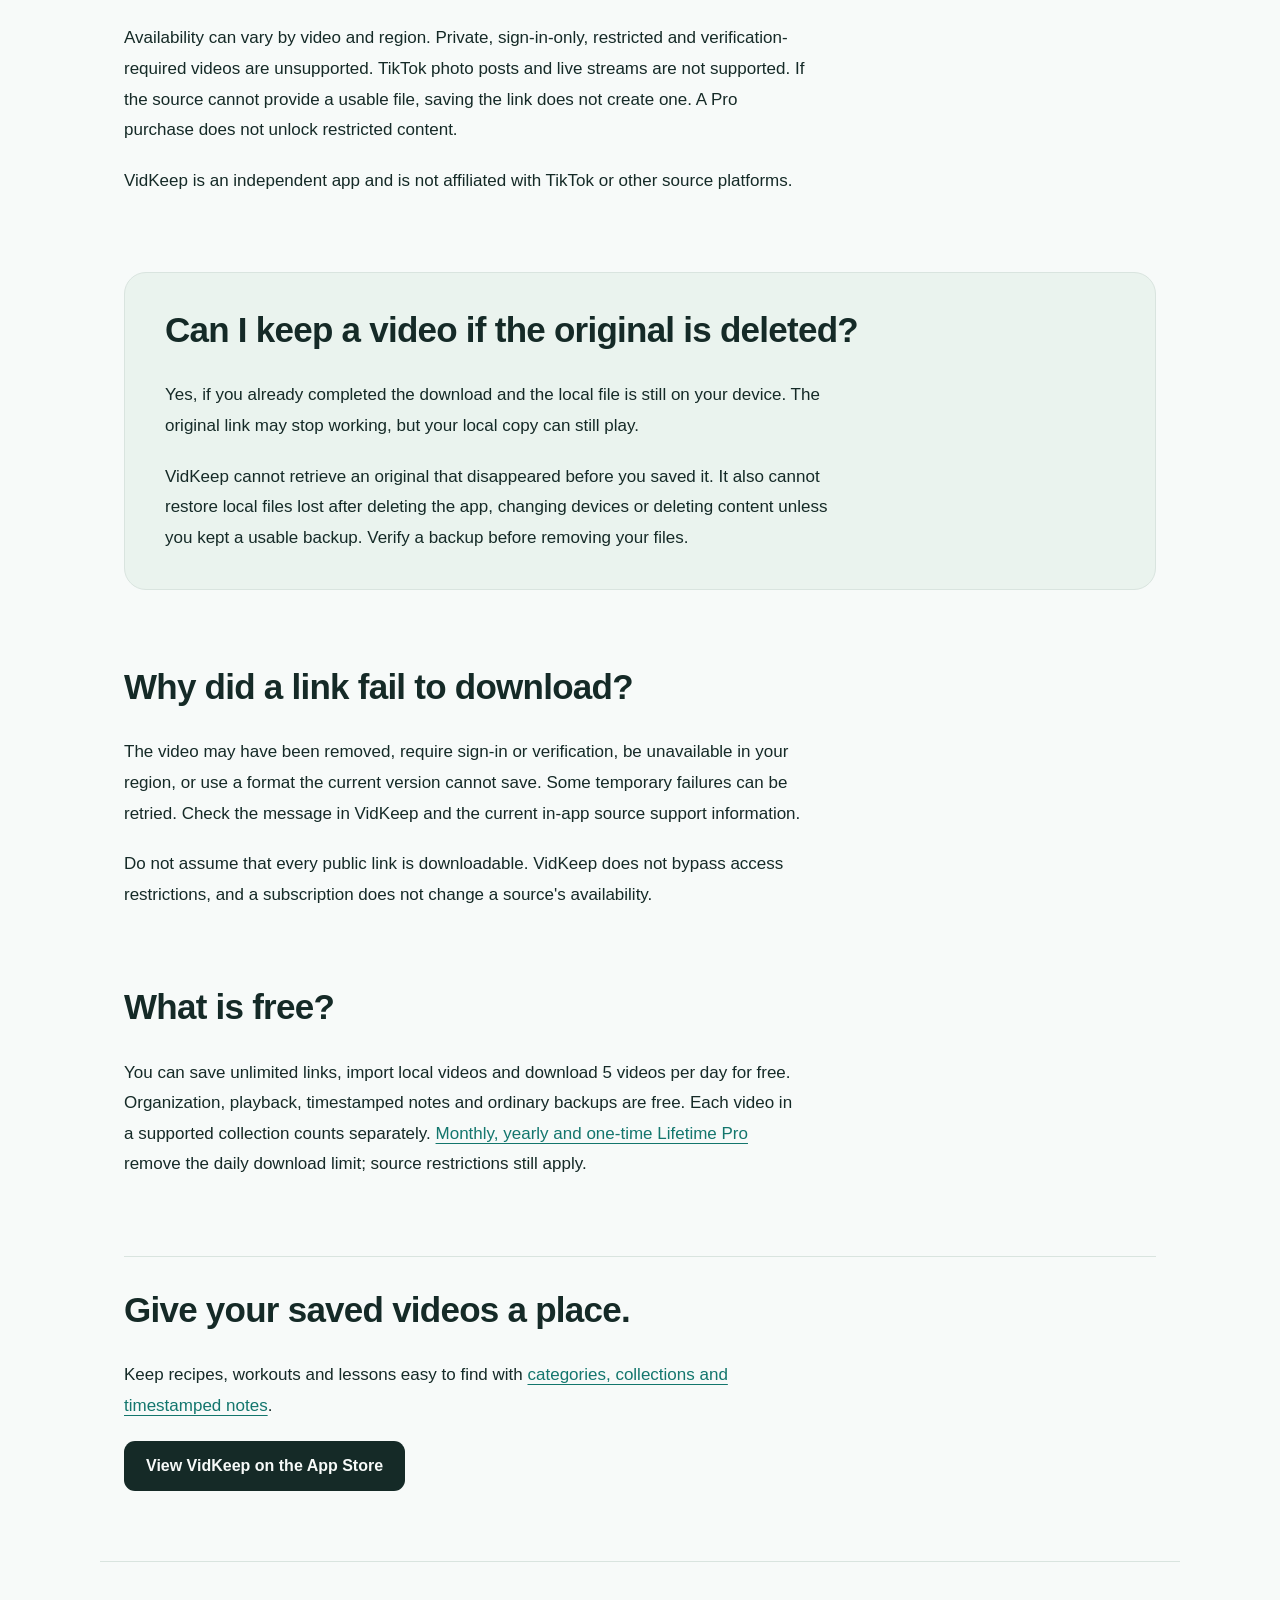
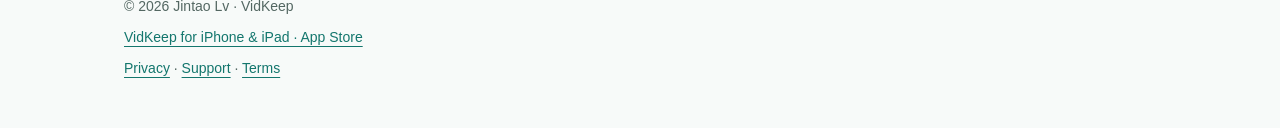
<file: en/guides/save-videos-offline/index.html>
<!doctype html>
<html lang="en"><head><meta charset="utf-8"><meta name="viewport" content="width=device-width,initial-scale=1"><meta name="apple-itunes-app" content="app-id=6816571849"><title>How to Save Videos Offline on iPhone | VidKeep</title><meta name="description" content="Learn how to save eligible videos on iPhone with VidKeep, including public TikTok links, completed offline downloads and keeping a copy before the original is deleted."><link rel="canonical" href="https://jacklv-coder.github.io/vidkeep-site/en/guides/save-videos-offline/"><meta property="og:type" content="website"><meta property="og:title" content="How to Save Videos Offline on iPhone | VidKeep"><meta property="og:description" content="Learn how to save eligible videos on iPhone with VidKeep, including public TikTok links, completed offline downloads and keeping a copy before the original is deleted."><meta property="og:url" content="https://jacklv-coder.github.io/vidkeep-site/en/guides/save-videos-offline/"><meta property="og:image" content="https://jacklv-coder.github.io/vidkeep-site/assets/icon.png"><meta property="og:site_name" content="VidKeep by Jintao Lv"><meta name="twitter:card" content="summary"><link rel="icon" href="../../../assets/icon.png"><link rel="stylesheet" href="../../../style.css"><script defer src="../../../assets/analytics.js?v=6c5130812b55"></script></head><body><a class="skip-link" href="#content">Skip to content</a><nav aria-label="Main navigation"><a class="brand" href="../../../en/"><img src="../../../assets/icon.png" width="28" height="28" alt=""><strong>VidKeep</strong></a><div><a href="../../../en/#guides">Guides</a><a href="../../../en/#source-support">Source support</a><a href="../../../support/#english">Help</a><a href="../../../privacy/#english">Privacy</a><a href="../../../" lang="zh-Hans" hreflang="zh-Hans">中文</a></div></nav><main id="content">
<p class="breadcrumb"><a href="../../">VidKeep</a> / Save &amp; watch</p><div class="badge">IPHONE VIDEO DOWNLOAD GUIDE</div><h1>Save videos offline<br>on your iPhone.</h1><p class="lead">A saved link helps you find a video. A completed download lets you watch it without an internet connection. Here is how to make the difference clear in VidKeep.</p>
<p class="article-meta">For the VidKeep iPhone and iPad app by Jintao Lv · Updated October 30, 2026</p>
<section><h2>From a shared link to a local video</h2><ol class="steps"><li><h3>Copy the video's share link</h3><p>Open the individual public video in its source app and choose Share, then copy its link. Use a video link rather than an account or search page. Save only videos you own or have permission to keep.</p></li><li><h3>Paste into VidKeep</h3><p>Open VidKeep and tap Paste on Home. You can also choose VidKeep in the system share sheet. Keep the app open while it finds and processes the video. Support and transfer behavior vary by source; check Supported Sources in the app.</p></li><li><h3>Wait for the download to finish</h3><p>A title or cover appearing in your library does not mean the video file has been saved. Wait for the download to complete, then open the local video in VidKeep.</p></li><li><h3>Check it before you need it offline</h3><p>Before a flight, a workout or a trip, test playback without a connection. If the item only opens the original website, you have a bookmark, not an offline copy. You can also import your own videos from Photos or Files.</p></li></ol></section>
<section id="tiktok"><h2>How can I save TikTok videos on my iPhone?</h2><p>For an eligible public TikTok video you are allowed to save, copy the video's share link, open VidKeep and tap Paste. Keep the app open during resolution and wait for the download to complete before relying on offline playback.</p><p>Availability can vary by video and region. Private, sign-in-only, restricted and verification-required videos are unsupported. TikTok photo posts and live streams are not supported. If the source cannot provide a usable file, saving the link does not create one. A Pro purchase does not unlock restricted content.</p><p>VidKeep is an independent app and is not affiliated with TikTok or other source platforms.</p></section>
<section id="keep-a-copy" class="callout"><h2>Can I keep a video if the original is deleted?</h2><p>Yes, if you already completed the download and the local file is still on your device. The original link may stop working, but your local copy can still play.</p><p>VidKeep cannot retrieve an original that disappeared before you saved it. It also cannot restore local files lost after deleting the app, changing devices or deleting content unless you kept a usable backup. Verify a backup before removing your files.</p></section>
<section><h2>Why did a link fail to download?</h2><p>The video may have been removed, require sign-in or verification, be unavailable in your region, or use a format the current version cannot save. Some temporary failures can be retried. Check the message in VidKeep and the current in-app source support information.</p><p>Do not assume that every public link is downloadable. VidKeep does not bypass access restrictions, and a subscription does not change a source's availability.</p></section>
<section><h2>What is free?</h2><p>You can save unlimited links, import local videos and download 5 videos per day for free. Organization, playback, timestamped notes and ordinary backups are free. Each video in a supported collection counts separately. <a href="../lifetime-video-saver/">Monthly, yearly and one-time Lifetime Pro</a> remove the daily download limit; source restrictions still apply.</p></section>
<section class="next-guide"><h2>Give your saved videos a place.</h2><p>Keep recipes, workouts and lessons easy to find with <a href="../organize-video-library/">categories, collections and timestamped notes</a>.</p><a class="button" href="https://apps.apple.com/app/id6816571849">View VidKeep on the App Store</a></section>
</main><footer><p>© 2026 Jintao Lv · VidKeep</p><p><a href="https://apps.apple.com/app/id6816571849">VidKeep for iPhone &amp; iPad · App Store</a></p><p><a href="../../../privacy/#english">Privacy</a> · <a href="../../../support/#english">Support</a> · <a href="../../../terms/">Terms</a></p></footer></body></html>
</file>
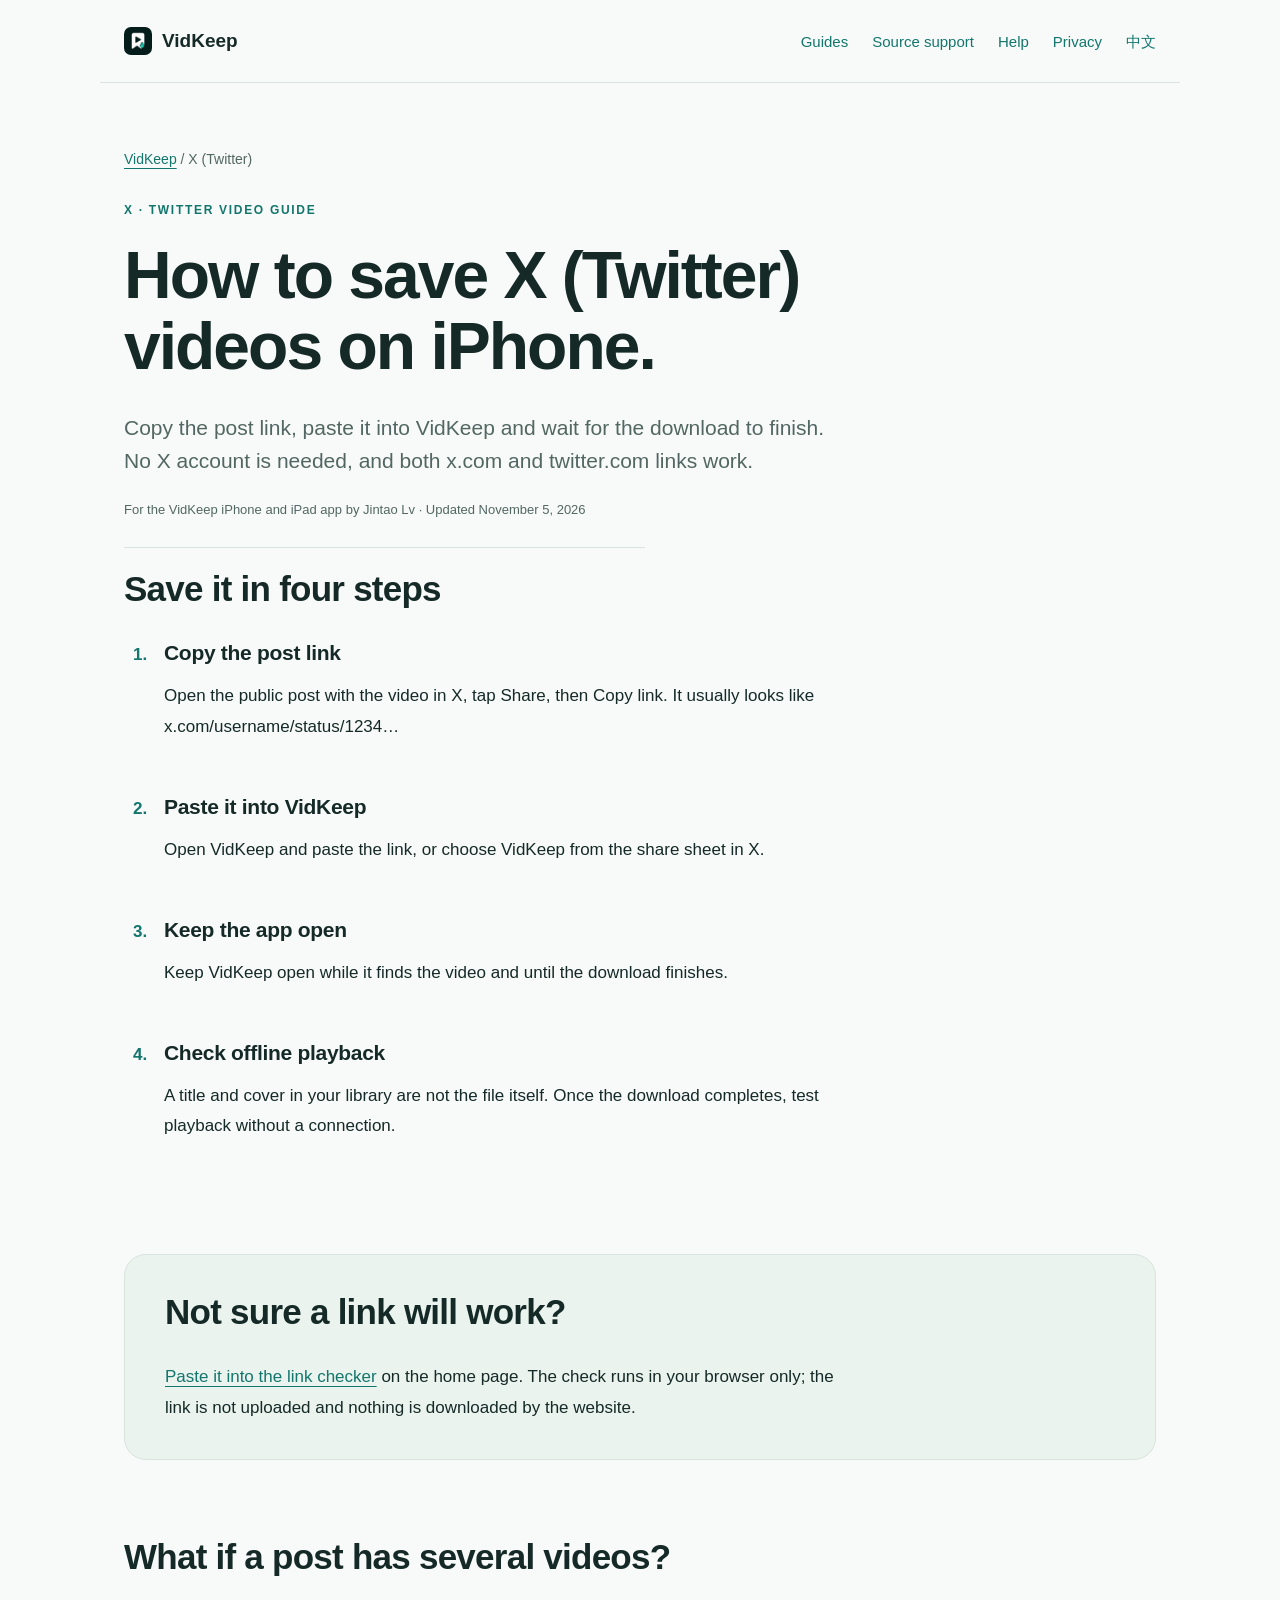
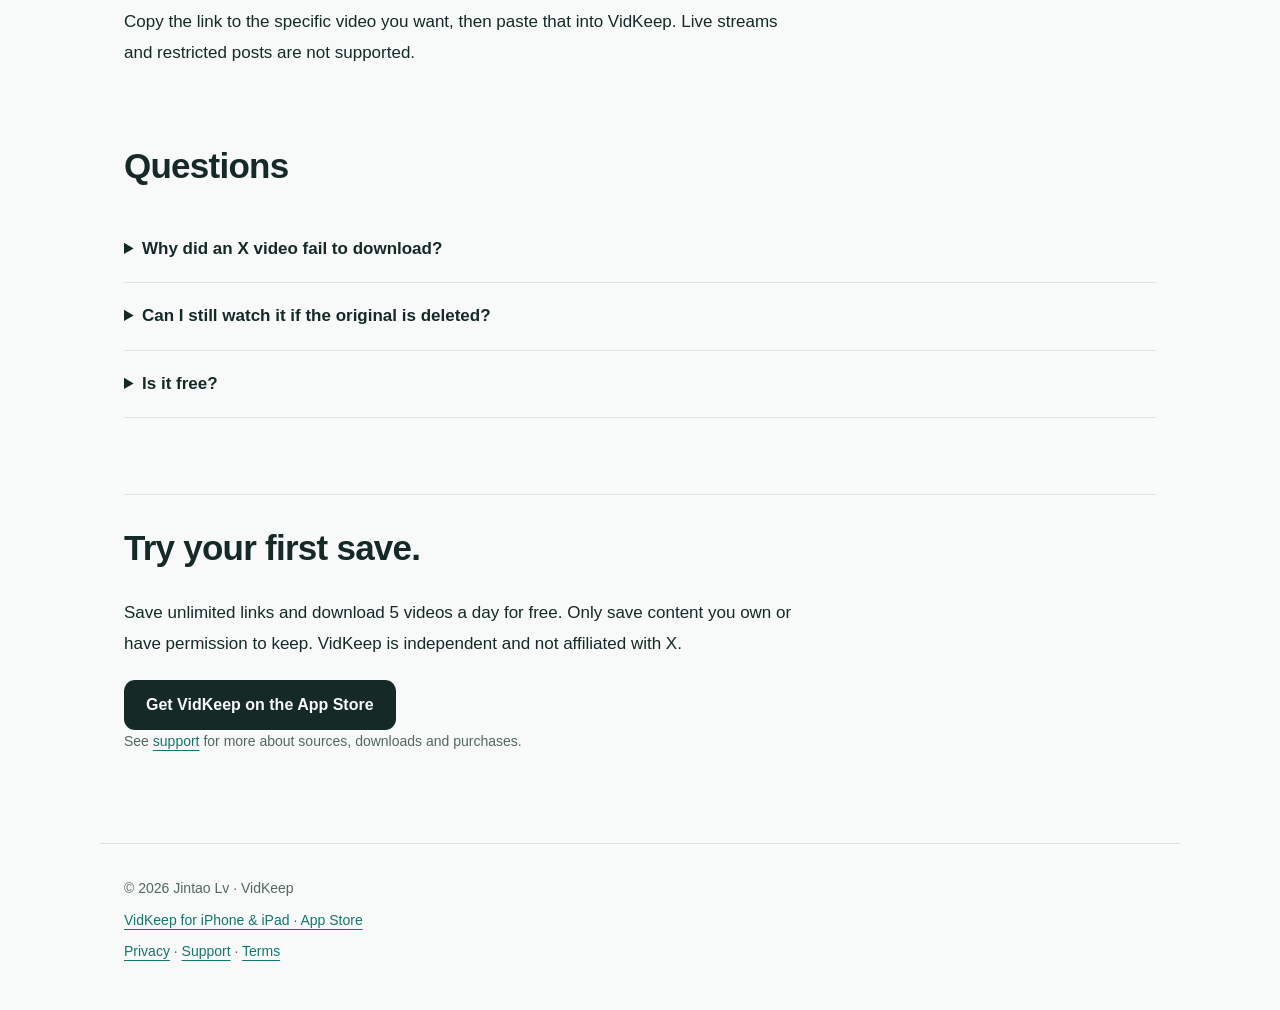
<file: en/guides/save-x-twitter-video-iphone/index.html>
<!doctype html>
<html lang="en"><head><meta charset="utf-8"><meta name="viewport" content="width=device-width,initial-scale=1"><meta name="apple-itunes-app" content="app-id=6816571849"><title>How to Save X (Twitter) Videos on iPhone | VidKeep</title><meta name="description" content="Save videos from public X (Twitter) posts on iPhone without signing in: copy the post link, paste it into VidKeep and watch the completed download offline."><link rel="canonical" href="https://jacklv-coder.github.io/vidkeep-site/en/guides/save-x-twitter-video-iphone/"><link rel="alternate" hreflang="zh-Hans" href="https://jacklv-coder.github.io/vidkeep-site/guides/save-x-twitter-video/"><link rel="alternate" hreflang="en" href="https://jacklv-coder.github.io/vidkeep-site/en/guides/save-x-twitter-video-iphone/"><link rel="alternate" hreflang="x-default" href="https://jacklv-coder.github.io/vidkeep-site/en/guides/save-x-twitter-video-iphone/"><meta property="og:type" content="website"><meta property="og:title" content="How to Save X (Twitter) Videos on iPhone | VidKeep"><meta property="og:description" content="Save videos from public X (Twitter) posts on iPhone without signing in: copy the post link, paste it into VidKeep and watch the completed download offline."><meta property="og:url" content="https://jacklv-coder.github.io/vidkeep-site/en/guides/save-x-twitter-video-iphone/"><meta property="og:image" content="https://jacklv-coder.github.io/vidkeep-site/assets/icon.png"><meta property="og:site_name" content="VidKeep by Jintao Lv"><meta name="twitter:card" content="summary"><link rel="icon" href="../../../assets/icon.png"><link rel="stylesheet" href="../../../style.css"><script defer src="../../../assets/analytics.js?v=6c5130812b55"></script></head><body><a class="skip-link" href="#content">Skip to content</a><nav aria-label="Main navigation"><a class="brand" href="../../../en/"><img src="../../../assets/icon.png" width="28" height="28" alt=""><strong>VidKeep</strong></a><div><a href="../../../en/#guides">Guides</a><a href="../../../en/#source-support">Source support</a><a href="../../../support/#english">Help</a><a href="../../../privacy/#english">Privacy</a><a href="../../../guides/save-x-twitter-video/" lang="zh-Hans" hreflang="zh-Hans">中文</a></div></nav><main id="content">
<p class="breadcrumb"><a href="../../">VidKeep</a> / X (Twitter)</p><div class="badge">X · TWITTER VIDEO GUIDE</div><h1>How to save X (Twitter)<br>videos on iPhone.</h1><p class="lead">Copy the post link, paste it into VidKeep and wait for the download to finish. No X account is needed, and both x.com and twitter.com links work.</p><p class="article-meta">For the VidKeep iPhone and iPad app by Jintao Lv · Updated November 5, 2026</p>
<section><h2>Save it in four steps</h2><ol class="steps"><li><h3>Copy the post link</h3><p>Open the public post with the video in X, tap Share, then Copy link. It usually looks like x.com/username/status/1234…</p></li><li><h3>Paste it into VidKeep</h3><p>Open VidKeep and paste the link, or choose VidKeep from the share sheet in X.</p></li><li><h3>Keep the app open</h3><p>Keep VidKeep open while it finds the video and until the download finishes.</p></li><li><h3>Check offline playback</h3><p>A title and cover in your library are not the file itself. Once the download completes, test playback without a connection.</p></li></ol></section>
<section class="callout"><h2>Not sure a link will work?</h2><p><a href="../../#check-link">Paste it into the link checker</a> on the home page. The check runs in your browser only; the link is not uploaded and nothing is downloaded by the website.</p></section>
<section id="multiple-videos"><h2>What if a post has several videos?</h2><p>Copy the link to the specific video you want, then paste that into VidKeep. Live streams and restricted posts are not supported.</p></section>
<section><h2>Questions</h2><details><summary>Why did an X video fail to download?</summary><p>The post may have been removed, or be private, sign-in-only, paid, restricted or verification-required. Live streams are not supported. VidKeep does not bypass these restrictions, and Pro does not change them. Some temporary failures can be retried.</p></details><details><summary>Can I still watch it if the original is deleted?</summary><p>Yes, if the download completed and the local file is still on your device. VidKeep cannot recover a post that was removed before you saved it.</p></details><details><summary>Is it free?</summary><p>Saving links is unlimited and you get 5 free video downloads a day. Organizing, playback, timestamped notes and ordinary backups are free. Monthly, yearly or one-time Lifetime Pro removes the daily download limit; source restrictions still apply.</p></details></section>
<section class="next-guide"><h2>Try your first save.</h2><p>Save unlimited links and download 5 videos a day for free. Only save content you own or have permission to keep. VidKeep is independent and not affiliated with X.</p><a class="button" href="https://apps.apple.com/app/id6816571849">Get VidKeep on the App Store</a><p class="small muted">See <a href="../../../support/#english">support</a> for more about sources, downloads and purchases.</p></section>
</main><footer><p>© 2026 Jintao Lv · VidKeep</p><p><a href="https://apps.apple.com/app/id6816571849">VidKeep for iPhone &amp; iPad · App Store</a></p><p><a href="../../../privacy/#english">Privacy</a> · <a href="../../../support/#english">Support</a> · <a href="../../../terms/">Terms</a></p></footer></body></html>
</file>
<file: style.css>
:root{color-scheme:light dark;--bg:#f7faf9;--surface:#fff;--soft:#eaf3ee;--ink:#152a27;--muted:#536762;--line:#d9e4df;--accent:#13766d}
*{box-sizing:border-box}
html{scroll-padding-top:24px}
body{margin:0;background:var(--bg);color:var(--ink);font:17px/1.8 -apple-system,BlinkMacSystemFont,"Segoe UI",sans-serif;-webkit-font-smoothing:antialiased}
a{color:var(--accent);text-underline-offset:4px}
nav,main,footer{max-width:1080px;margin:auto;padding:24px}
nav{display:flex;align-items:center;justify-content:space-between;gap:24px;border-bottom:1px solid var(--line);font-size:15px}
nav div{display:flex;gap:24px;flex-wrap:wrap}
nav a{text-decoration:none}
.brand{display:inline-flex;align-items:center;gap:10px;color:var(--ink);font-size:19px;white-space:nowrap}
.brand img{border-radius:7px}
main{padding-top:64px;padding-bottom:70px}
h1{font-size:clamp(36px,5.7vw,66px);line-height:1.08;letter-spacing:-2px;margin:0 0 28px;font-weight:720;text-wrap:balance}
h2{margin-top:40px;font-size:clamp(25px,3vw,35px);line-height:1.2;letter-spacing:-.75px;text-wrap:balance}
h3{font-size:21px;line-height:1.35;letter-spacing:-.3px;margin:14px 0}
p,li{max-width:72ch}
p{margin:0 0 20px}
li{margin-bottom:8px}
.muted{color:var(--muted)}
.small{font-size:14px;line-height:1.7}
.lead{font-size:21px;line-height:1.6;color:var(--muted);max-width:62ch}
.icon{width:112px;height:112px;border-radius:25px;margin-bottom:24px}
.badge{display:block;font-size:12px;font-weight:700;letter-spacing:1.7px;color:var(--accent);margin-bottom:18px}
footer{border-top:1px solid var(--line);font-size:14px;color:var(--muted);padding-top:32px;padding-bottom:40px}
footer p{margin:0 0 6px}
section+section{margin-top:76px}
section>h2:first-child{margin-top:0}
details{padding:18px 0;border-bottom:1px solid var(--line)}
summary{font-weight:650;cursor:pointer}
details p{margin-top:14px}
.button{display:inline-flex;justify-content:center;align-items:center;background:var(--ink);color:var(--bg);padding:13px 22px;border-radius:11px;text-decoration:none;font-size:16px;font-weight:650;line-height:1.5}
.button:hover{background:var(--accent);color:var(--surface)}
a:focus-visible,summary:focus-visible{outline:3px solid var(--accent);outline-offset:5px}
.skip-link{position:absolute;left:20px;top:-80px;padding:8px 14px;background:var(--surface);z-index:10}
.skip-link:focus{top:12px}
.language-note{font-size:14px;border-left:3px solid var(--accent);padding:10px 16px;margin-bottom:36px;background:var(--soft)}
.hero{display:grid;grid-template-columns:minmax(0,1fr) 260px;gap:58px;align-items:center;padding:18px 0 30px}
.hero-copy .lead{max-width:44ch}
.actions{display:flex;align-items:center;gap:20px;flex-wrap:wrap;margin:28px 0 18px}
.text-link{font-size:16px;font-weight:600}
.hero-aside{border:1px solid var(--line);border-radius:26px;background:var(--surface);padding:34px 27px;box-shadow:0 16px 36px #152a2706}
.hero-aside .icon{width:96px;height:96px;border-radius:22px;margin-bottom:20px}
.hero-aside p{font-size:15px;line-height:1.6;margin-bottom:10px}
.hero-aside .product-name{font-size:19px;font-weight:700;line-height:1.4}
.product-facts{border-top:1px solid var(--line);padding-top:18px;margin-top:24px;display:grid;gap:12px;font-size:13px;font-weight:550}
.product-facts span:before{content:"↗";display:inline-block;margin-right:9px;color:var(--accent)}
.feature-section{border-top:1px solid var(--line);padding-top:50px}
.feature-grid,.guide-grid{display:grid;grid-template-columns:repeat(3,minmax(0,1fr));gap:32px;margin-top:32px}
.feature-grid article p{font-size:16px;color:var(--muted)}
.step-number{font:500 13px/1.5 ui-monospace,monospace;color:var(--accent)}
.two-columns{grid-template-columns:repeat(2,minmax(0,1fr));gap:48px}
.callout{background:var(--soft);border:1px solid var(--line);border-radius:22px;padding:36px 40px}
.callout h2{margin-top:0}
.callout p:last-child{margin-bottom:0}
.guide-grid{gap:18px}
.guide-card{display:flex;flex-direction:column;border:1px solid var(--line);border-radius:18px;padding:28px 24px;color:var(--ink);text-decoration:none;background:var(--surface)}
.guide-card:hover{border-color:var(--accent)}
.guide-card h3{font-size:23px;margin:15px 0;line-height:1.25}
.guide-card p{font-size:15px;line-height:1.65;color:var(--muted)}
.card-kicker{font-size:11px;letter-spacing:1.1px;font-weight:700;color:var(--accent)}
.card-link{display:block;margin-top:auto;padding-top:12px;font-size:14px;color:var(--accent);font-weight:650}
.bottom-cta{padding:44px 0 0;border-top:1px solid var(--line)}
.bottom-cta .small{margin-top:16px}
.breadcrumb{font-size:14px;color:var(--muted);margin-bottom:28px}
.article-meta{font-size:13px;color:var(--muted);padding-bottom:26px;border-bottom:1px solid var(--line)}
.steps{padding-left:28px}
.steps li{padding:0 0 16px 12px}
.steps li::marker{font-weight:700;color:var(--accent)}
.next-guide{border-top:1px solid var(--line);padding-top:32px}
.table-scroll{overflow-x:auto;margin:24px 0}
table{width:100%;border-collapse:collapse;text-align:left;font-size:15px}
caption{text-align:left;font-size:14px;color:var(--muted);margin-bottom:10px}
th,td{padding:17px 20px;border-bottom:1px solid var(--line);vertical-align:top}
thead th{background:var(--soft);font-size:13px}
tbody th{font-weight:650;min-width:140px}
@media(prefers-color-scheme:dark){:root{--bg:#0c1c19;--surface:#132723;--soft:#162f28;--ink:#f0f8f5;--muted:#acbdb5;--line:#294038;--accent:#71d8c1}.button:hover{color:var(--bg)}}
@media(max-width:800px){.hero{grid-template-columns:minmax(0,1fr) 225px;gap:32px}.hero-aside{padding:28px 22px}.feature-grid,.guide-grid{gap:20px}.guide-card{padding:23px 19px}.guide-card h3{font-size:21px}}
@media(max-width:640px){nav,main,footer{padding-left:22px;padding-right:22px}nav{align-items:flex-start;gap:16px;flex-wrap:wrap}nav div{gap:16px;font-size:14px}main{padding-top:36px}.hero{grid-template-columns:1fr;gap:28px;padding-top:4px}.hero-aside{display:grid;grid-template-columns:70px 1fr;gap:0 20px;padding:24px}.hero-aside .icon{width:70px;height:70px;border-radius:17px;grid-row:1/3;margin:0}.hero-aside .product-name{align-self:end}.hero-aside p{margin-bottom:4px}.product-facts{grid-column:1/-1;margin-top:20px;padding-top:18px;gap:7px}.hero-aside .muted br{display:none}.lead{font-size:19px}h1{letter-spacing:-1.3px}section+section{margin-top:52px}.feature-grid,.guide-grid,.two-columns{grid-template-columns:1fr;gap:20px}.feature-grid article{padding-bottom:16px;border-bottom:1px solid var(--line)}.feature-grid article:last-child{border:0}.feature-grid article p{margin-bottom:0}.guide-card{padding:25px}.guide-card h3{font-size:24px}.callout{padding:28px 25px}.actions{gap:18px}.steps{padding-left:20px}.steps li{padding-left:6px}th,td{padding:13px 12px}}
@media(prefers-reduced-motion:reduce){html{scroll-behavior:auto}}
.check-actions{display:flex;gap:12px;flex-wrap:wrap;margin:16px 0 0}
button.button{border:0;cursor:pointer;font-family:inherit}
.button.secondary{background:var(--soft);color:var(--ink);border:1px solid var(--line)}
.button.secondary:hover{background:var(--line);color:var(--ink)}
button:focus-visible{outline:3px solid var(--accent);outline-offset:4px}
.check-result .check-title{font-size:19px;font-weight:700;margin-bottom:8px}
.check-result[data-state=supported] .check-title{color:var(--accent)}
.check-result .check-actions{margin:4px 0 18px}
.check-steps{padding-left:24px;margin:0 0 18px}
.check-steps li{margin-bottom:4px}
[hidden]{display:none!important}
.visually-hidden{position:absolute;width:1px;height:1px;overflow:hidden;clip:rect(0 0 0 0);white-space:nowrap}
.hero-title{font-size:clamp(30px,4.2vw,50px);letter-spacing:-1.2px;margin-bottom:18px}
.hero-check{margin:28px 0 4px;max-width:620px}
.check-row{display:flex;gap:8px;align-items:center;background:var(--surface);border:1.5px solid color-mix(in srgb,var(--accent) 45%,var(--line));border-radius:16px;padding:8px 8px 8px 6px;box-shadow:0 10px 28px #152a2708}
.check-row:focus-within{border-color:var(--accent);box-shadow:0 0 0 3px color-mix(in srgb,var(--accent) 25%,transparent)}
.check-row textarea{flex:1;min-width:0;height:52px;border:0;background:transparent;resize:none;overflow:hidden;font:inherit;font-size:17px;line-height:28px;color:var(--ink);padding:12px 12px;white-space:nowrap}
.check-row textarea:focus-visible{outline:none}
.check-row textarea::placeholder{color:var(--muted);opacity:.85}
.check-row .button{flex:none;padding:14px 24px;font-size:17px;background:var(--accent);color:var(--bg)}
.check-row .button:hover{background:var(--ink);color:var(--bg)}
.check-hint{font-size:13px;line-height:1.6;color:var(--muted);margin:10px 2px 0;max-width:none}
.paste-link{background:none;border:0;padding:0;margin:10px 2px 0;font:inherit;font-size:14px;font-weight:600;color:var(--accent);cursor:pointer}
.hero-check .check-result{margin-top:16px;padding:20px 22px;border:1px solid var(--line);border-radius:16px;background:var(--surface)}
.hero-check .check-result p:last-child{margin-bottom:0}
.hero-check+.actions{margin-top:24px}
@media(pointer:fine){.paste-link{display:none!important}}
@media(max-width:640px){.check-row .button{padding:13px 14px;font-size:16px}.check-row textarea{font-size:16px;padding:12px 8px}.hero-check{margin-top:22px}.hero-check .check-result{padding:18px}}
</file>
